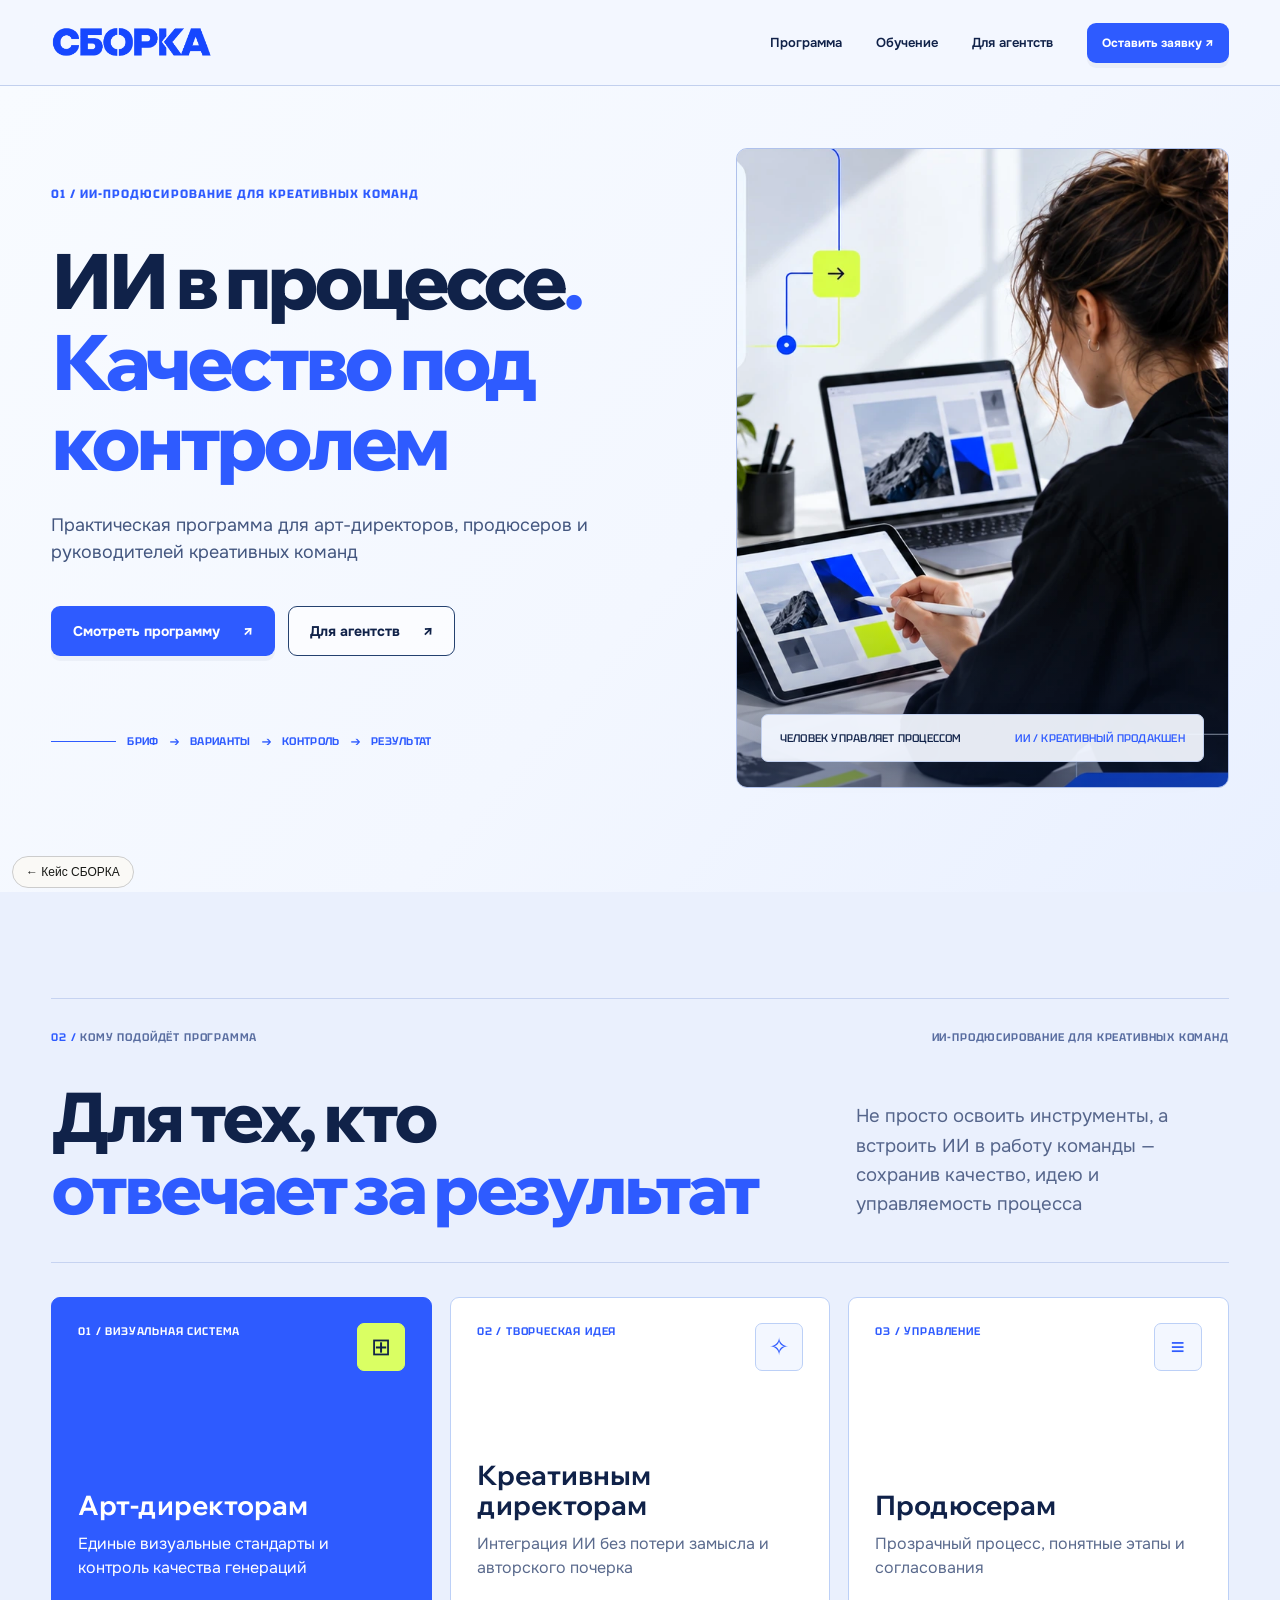
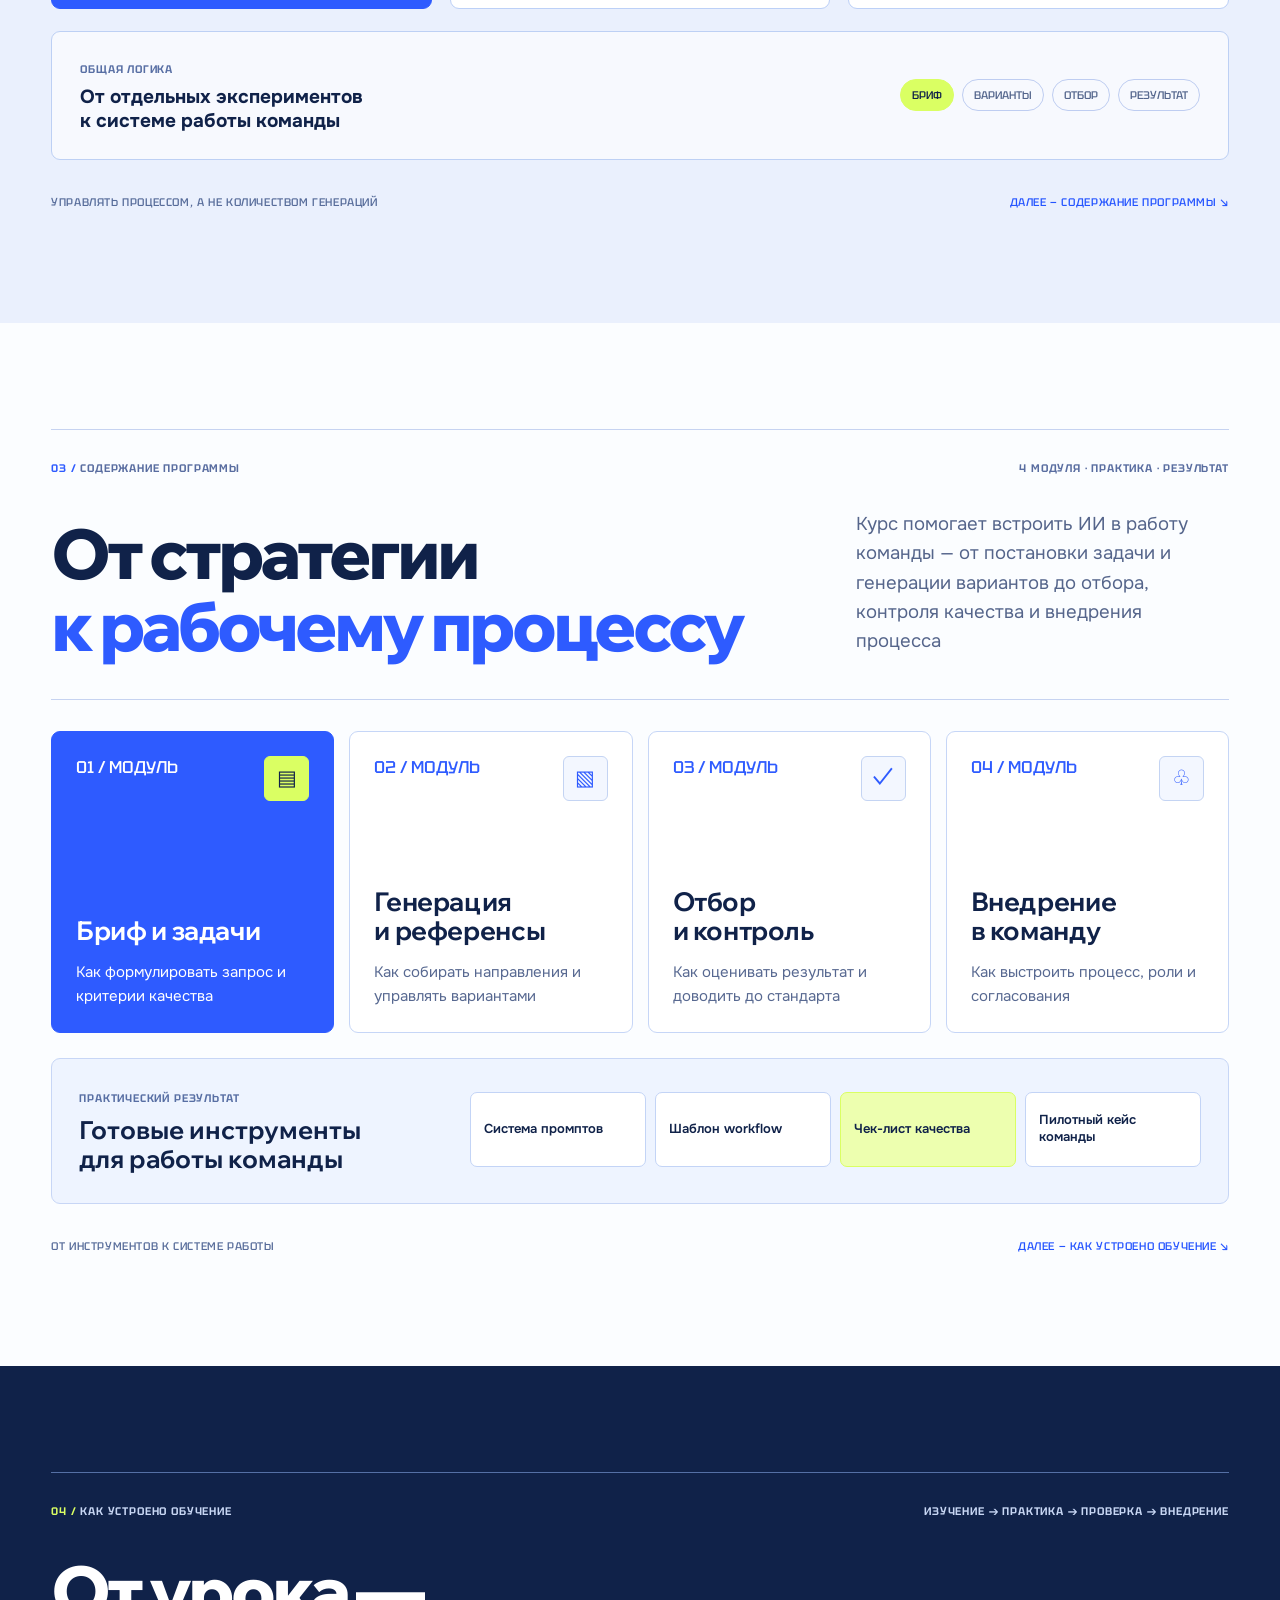
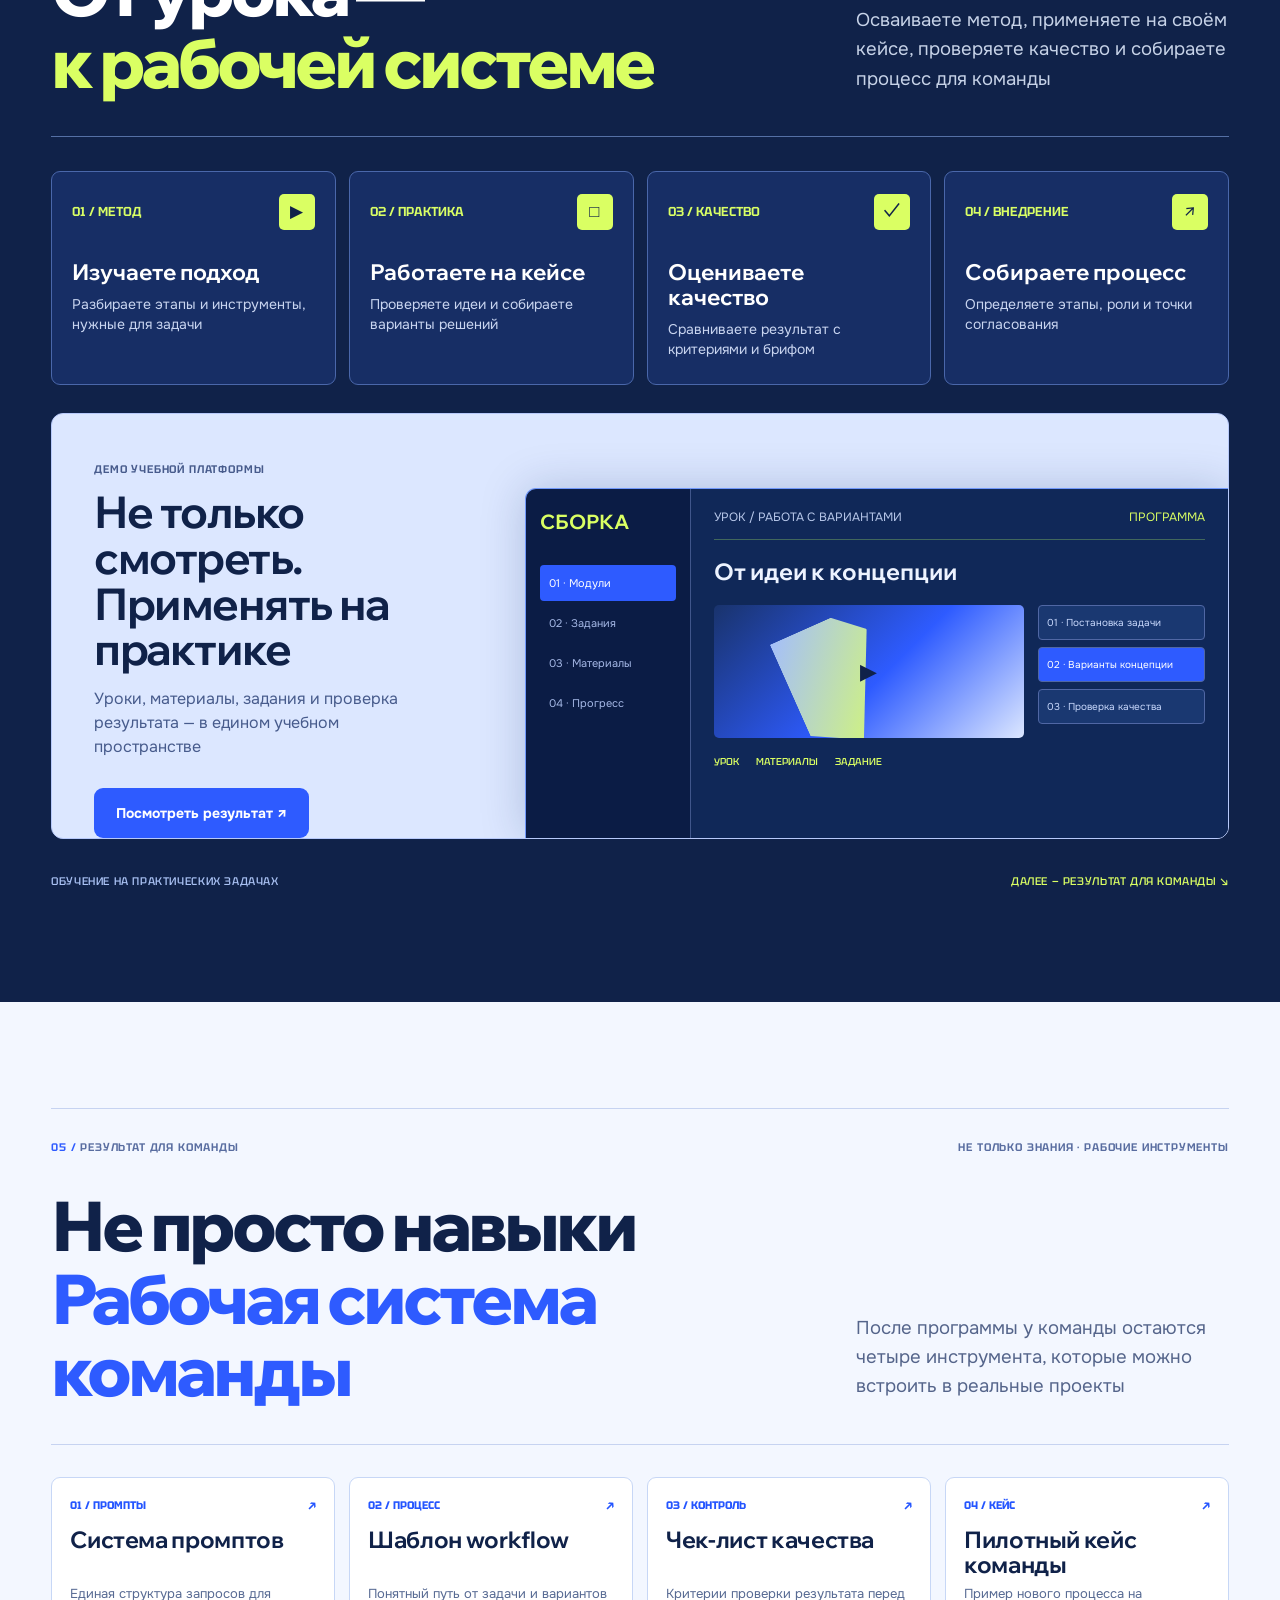
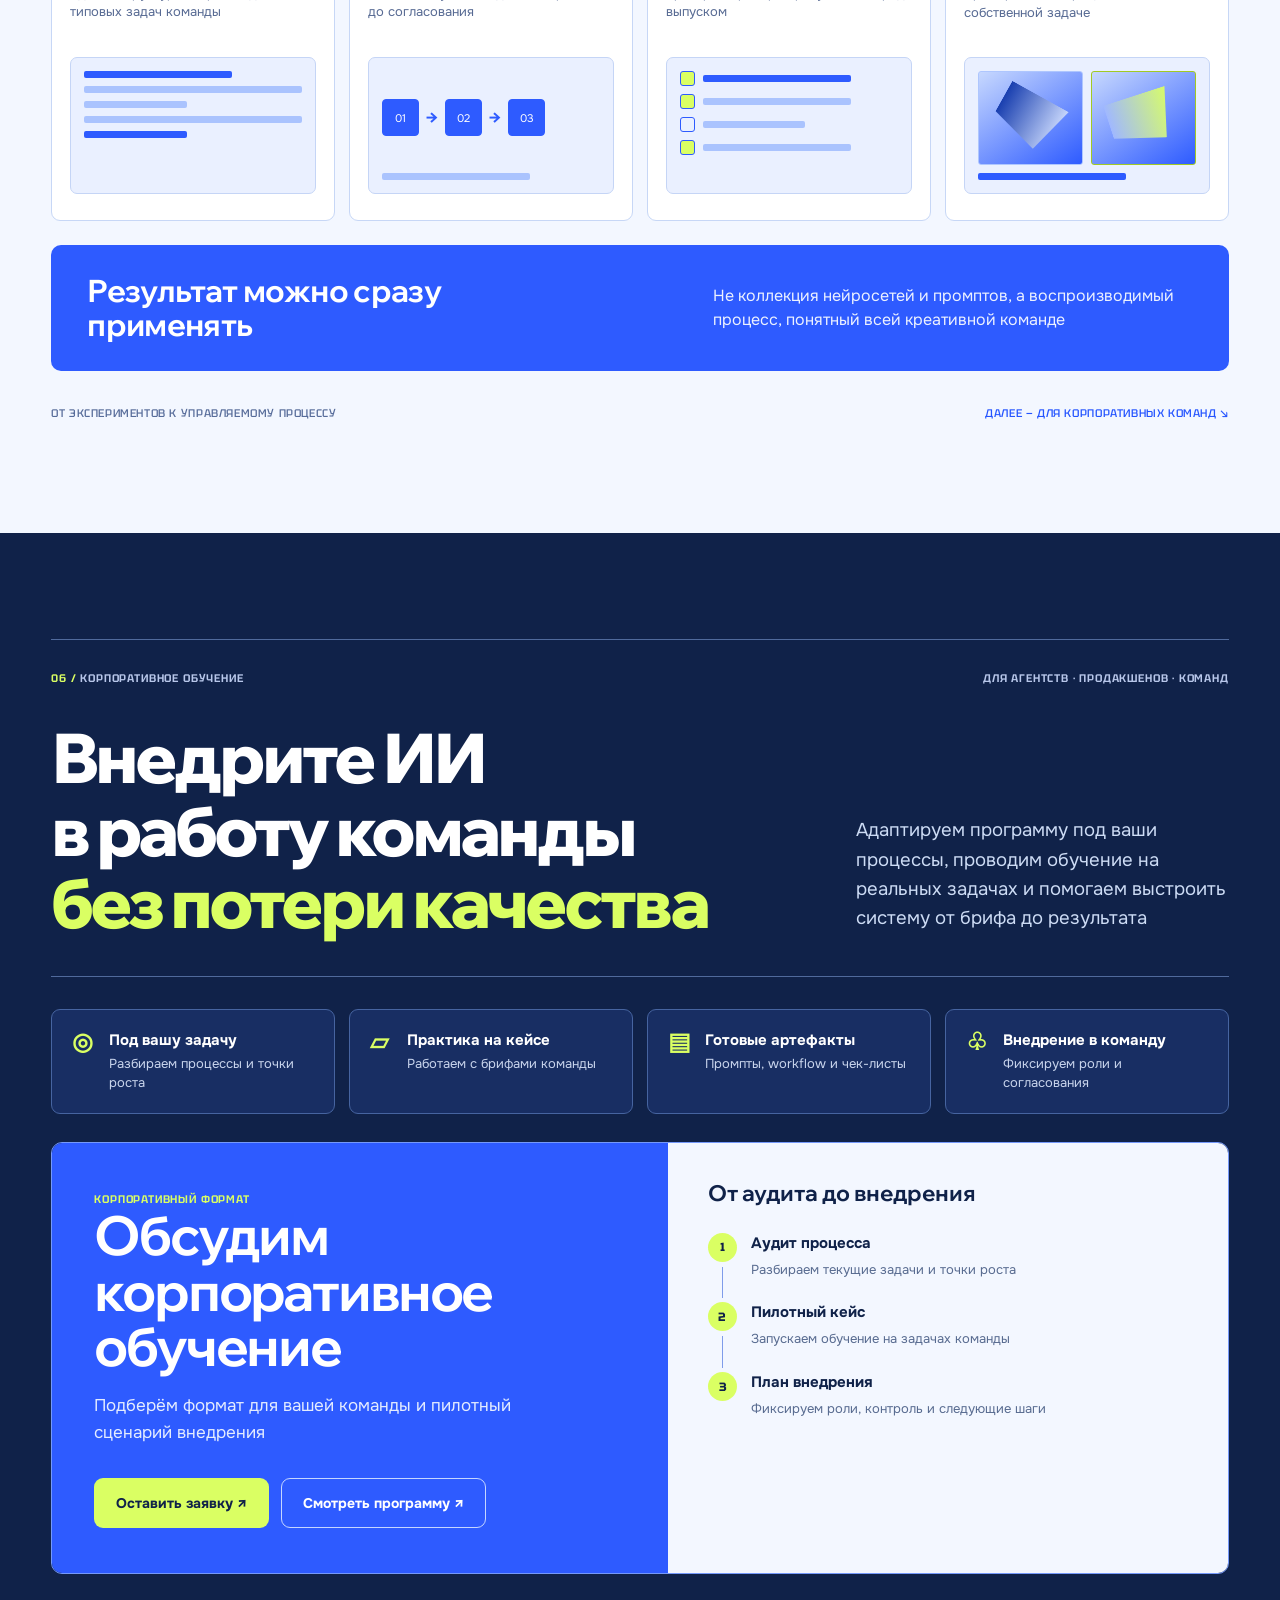
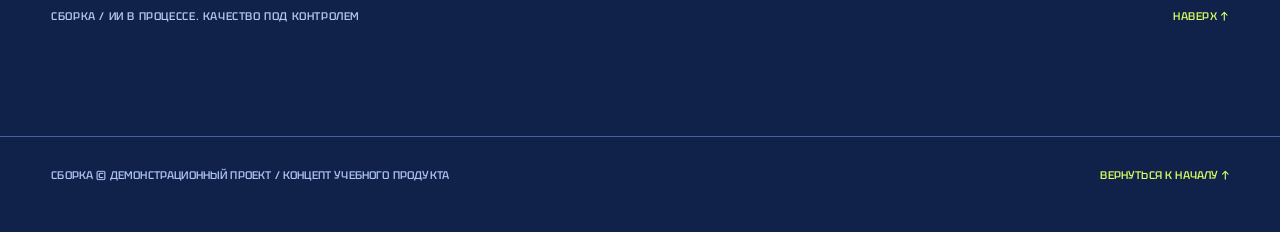
<file: blue-landing--index.html>
<!doctype html>
<html lang="ru">
<head>
  <meta charset="utf-8">
  <meta name="viewport" content="width=device-width, initial-scale=1">
  <meta name="theme-color" content="#F3F7FF">
  <meta name="description" content="СБОРКА — демонстрационный лендинг курса по ИИ-продюсированию для креативных команд">
  <title>СБОРКА — Электрический интеллект / ИИ в процессе</title>
  
  
  <link rel="stylesheet" href="blue-landing--fonts.css">
  <style>
    :root{--base:#071D1C;--dark:#092623;--card:#0B312C;--card2:#103D35;--mint:#B7F3D9;--mint2:#27C79B;--text:#F1F7F4;--soft:#B2D1C7;--line:#325A52;--muted:#83B0A2;--container:1328px;--side:clamp(22px,4vw,64px);--display:'Play','Golos Text',Arial,sans-serif;--body:'Golos Text',Arial,sans-serif;--mono:'IBM Plex Mono',monospace}
    *,*::before,*::after{box-sizing:border-box}html{scroll-behavior:smooth;scroll-padding-top:90px}body{margin:0;background:var(--base);color:var(--text);font-family:var(--body);-webkit-font-smoothing:antialiased}body.modal-open{overflow:hidden}button,input,textarea{font:inherit}button{cursor:pointer}a{color:inherit;text-decoration:none}img{max-width:100%;display:block}svg{display:block}section{scroll-margin-top:80px}a:focus-visible,button:focus-visible,input:focus-visible,textarea:focus-visible{outline:3px solid var(--mint);outline-offset:4px}
    .container{width:min(var(--container),calc(100% - 2*var(--side)));margin:0 auto}.upper{font:500 11px/1.5 var(--mono);letter-spacing:.09em;text-transform:uppercase}.eyebrow{display:flex;align-items:center;justify-content:space-between;gap:24px;color:var(--soft)}.eyebrow .accent{color:var(--mint)}.section{padding:106px 0 112px;position:relative}.rule{height:1px;background:var(--line);width:100%}.section-intro{display:grid;grid-template-columns:minmax(0,2fr) minmax(260px,1fr);align-items:end;gap:60px;margin:34px 0 37px}.section-title{font:700 clamp(40px,5.4vw,78px)/1.03 var(--display);letter-spacing:-.047em;margin:0;max-width:890px}.section-title span{color:var(--mint)}.section-desc{font-size:clamp(16px,1.45vw,20px);line-height:1.58;color:var(--soft);max-width:410px;margin:0 0 5px}.meta{display:flex;align-items:center;justify-content:space-between;gap:20px;margin-top:34px;color:var(--muted);font:500 11px/1.5 var(--mono);letter-spacing:.055em;text-transform:uppercase}.meta a{color:var(--mint);white-space:nowrap}.meta a:hover{color:white}.btn{border:1px solid transparent;border-radius:7px;min-height:50px;display:inline-flex;align-items:center;justify-content:center;gap:23px;font-weight:700;font-size:14px;padding:13px 21px;transition:transform .2s,background .2s,color .2s}.btn:hover{transform:translateY(-2px)}.btn.primary{background:var(--mint);color:var(--base)}.btn.primary:hover{background:#D5FFED}.btn.secondary{border-color:#80B2A4;color:var(--text);background:transparent}.btn.secondary:hover{border-color:var(--mint);background:#133C36}.btn.ink{background:var(--base);color:var(--mint)}.btn.ink:hover{background:#18453F}.btn:active{transform:translateY(0)}
    .site-header{height:86px;position:sticky;top:0;z-index:20;background:#071D1CEB;backdrop-filter:blur(16px);-webkit-backdrop-filter:blur(16px);border-bottom:1px solid #456B605E}.header-inner{height:100%;display:flex;align-items:center;justify-content:space-between;gap:30px}.brand{display:inline-flex;align-items:center;flex:0 0 auto}.brand img{width:157px;height:auto}.nav{display:flex;align-items:center;gap:34px;font-size:13px;font-weight:600}.nav a:not(.btn){transition:color .2s}.nav a:not(.btn):hover{color:var(--mint)}.nav .btn{min-height:40px;padding:10px 14px;font-size:12px}.menu-toggle{display:none;border:1px solid var(--line);border-radius:7px;width:44px;height:44px;background:transparent;color:var(--mint);font-size:21px;align-items:center;justify-content:center}
    .page-start{height:0;overflow:hidden;position:relative}
    /* 01 / HERO */
    .hero{padding:49px 0 80px;overflow:hidden}.hero-grid{display:grid;grid-template-columns:minmax(0,1.15fr) minmax(0,.85fr);gap:44px;align-items:stretch}.hero-left{padding:34px 0 40px;display:flex;flex-direction:column;justify-content:center;min-width:0}.hero-brow{font:500 12px var(--mono);color:var(--mint);letter-spacing:.085em;margin-bottom:38px}.hero h1{font:700 clamp(54px,6vw,100px)/1.015 var(--display);letter-spacing:-.061em;margin:0 0 30px;max-width:780px}.hero h1 .mint{color:var(--mint)}.hero p{font-size:clamp(16px,1.4vw,20px);line-height:1.55;color:var(--soft);max-width:570px;margin:0}.hero-actions{display:flex;gap:13px;flex-wrap:wrap;margin-top:39px}.hero-bottom{display:flex;gap:11px;align-items:center;margin-top:78px;color:var(--mint);font:500 11px var(--mono);letter-spacing:.03em}.hero-bottom .tiny-line{height:1px;width:65px;background:var(--mint2)}.hero-visual{position:relative;min-height:620px;isolation:isolate}.hero-photo{position:absolute;inset:0;overflow:hidden;border:1px solid #456B60;border-radius:10px;background:#14322C}.hero-photo img{height:100%;width:100%;object-fit:cover;object-position:55% 47%}.hero-photo::after{content:'';position:absolute;inset:0;background:linear-gradient(0deg,#071D1CB8 0%,transparent 34%,transparent 88%,#071D1C2B 100%);pointer-events:none}.photo-label{position:absolute;left:25px;bottom:26px;right:25px;background:#08241FEC;border:1px solid #6DA49388;border-radius:7px;padding:16px 18px;display:flex;justify-content:space-between;gap:15px;align-items:center;font:500 11px var(--mono);letter-spacing:.02em;z-index:2}.photo-label span:last-child{color:var(--mint)}.hero-corner{position:absolute;right:-12px;top:54px;width:44px;height:44px;border-radius:9px;background:var(--mint);z-index:3;display:grid;place-items:center;color:var(--base);font-size:23px;box-shadow:0 4px 35px #0003}
    /* 02 / AUDIENCES */
    .audiences{background:#092824}.audience-grid{display:grid;grid-template-columns:repeat(3,minmax(0,1fr));gap:18px;padding-top:34px}.audience{border:1px solid var(--line);background:#0B302B;border-radius:5px;min-height:312px;display:flex;flex-direction:column;justify-content:space-between;padding:25px 26px 27px;transition:border-color .25s,transform .25s}.audience:hover{border-color:#7DD8B8;transform:translateY(-3px)}.audience:nth-child(1){background:#103E36}.audience-top{display:flex;justify-content:space-between;align-items:start;color:var(--mint)}.audience-icon{width:48px;height:48px;border:1px solid #5A9883;border-radius:7px;display:grid;place-items:center;font:500 24px var(--mono)}.audience h3{font:700 clamp(23px,2.1vw,31px)/1.1 var(--display);margin:0 0 12px}.audience p{color:var(--soft);font-size:16px;line-height:1.52;max-width:310px;margin:0}.logic{border:1px solid var(--line);border-radius:5px;display:flex;justify-content:space-between;align-items:center;gap:20px;padding:25px 28px;margin-top:22px}.logic strong{display:block;font-size:19px;line-height:1.3;margin-top:7px;max-width:360px}.logic ol{display:flex;gap:8px;list-style:none;margin:0;padding:0;flex-wrap:wrap}.logic li{padding:8px 11px;border:1px solid var(--line);border-radius:30px;color:var(--soft);font:500 11px var(--mono)}.logic li:first-child{background:var(--mint);border-color:var(--mint);color:var(--base)}
    /* 03 / MODULES */
    .module-grid{display:grid;grid-template-columns:repeat(4,minmax(0,1fr));gap:15px;margin-top:31px}.module{border:1px solid var(--line);border-radius:5px;min-height:302px;padding:24px;display:flex;flex-direction:column;justify-content:space-between;background:#0A2925}.module-number{display:flex;align-items:flex-start;justify-content:space-between}.module-number .num{font:500 17px var(--mono);color:var(--mint)}.module-number .symbol{display:grid;place-items:center;width:45px;height:45px;border:1px solid #5E9888;border-radius:6px;color:var(--mint);font-size:21px}.module h3{font:700 clamp(22px,2vw,29px)/1.14 var(--display);margin:0 0 16px;letter-spacing:-.015em}.module p{font-size:15px;line-height:1.55;color:var(--soft);margin:0;max-width:260px}.deliverables{margin-top:25px;border:1px solid var(--line);padding:27px 27px 30px;border-radius:5px;display:grid;grid-template-columns:1.1fr 2.2fr;align-items:center;gap:25px}.deliverables h3{font:700 25px/1.16 var(--display);margin:8px 0 0}.deliverable-tags{display:grid;grid-template-columns:repeat(4,1fr);gap:9px}.deliverable-tags span{border:1px solid #3B6D5F;border-radius:5px;padding:17px 13px;color:var(--mint);font-size:13px;line-height:1.3;min-height:75px;display:flex;align-items:center}
    /* 04 / LEARNING */
    .steps{display:grid;grid-template-columns:repeat(4,1fr);gap:13px;margin-top:34px}.step{padding:22px 20px 25px;border-radius:5px;background:#103931;border:1px solid #477264;min-height:213px;position:relative}.step-head{display:flex;align-items:center;justify-content:space-between}.step-no{font:600 13px var(--mono);color:var(--mint)}.step-icon{background:#B7F3D9;color:var(--base);width:36px;height:36px;border-radius:5px;display:grid;place-items:center;font-size:17px}.step h3{font:700 22px/1.13 var(--display);margin:30px 0 9px;max-width:230px}.step p{font-size:14px;line-height:1.45;color:var(--soft);margin:0}.learning-demo{background:var(--mint);color:#071D1C;border-radius:8px;margin-top:28px;display:grid;grid-template-columns: .85fr 1.5fr;gap:32px;align-items:center;overflow:hidden;padding:43px 0 0 42px;min-height:410px}.learning-demo h3{font:700 clamp(31px,3.4vw,50px)/1.05 var(--display);letter-spacing:-.035em;margin:11px 0 15px;max-width:340px}.learning-demo p{max-width:325px;font-size:16px;line-height:1.5;margin:0 0 29px;color:#315D52}.learning-demo .small-top{color:#315D52}.platform{height:350px;display:grid;grid-template-columns:165px minmax(0,1fr);background:#08241F;color:var(--text);border:1px solid #569987;border-bottom:0;border-right:0;border-radius:11px 0 0 0;box-shadow:0 0 45px #07251B44;min-width:0;align-self:end;overflow:hidden}.platform aside{border-right:1px solid #426B5F;padding:20px 14px;font-size:11px;color:#8CB9AB}.platform aside b{display:block;color:var(--mint);font:700 20px var(--display);margin-bottom:31px}.platform aside span{display:block;padding:11px 9px;border-radius:4px;margin-top:4px}.platform aside span:first-of-type{background:#16483F;color:var(--mint)}.platform main{min-width:0;padding:20px 23px}.platform .lesson-top{display:flex;align-items:center;justify-content:space-between;border-bottom:1px solid #41675C;padding-bottom:14px;font-size:12px}.platform .lesson-title{font:700 23px var(--display);margin-top:17px}.platform .lesson-body{margin-top:19px;display:grid;grid-template-columns:1.4fr .75fr;gap:14px}.platform .preview-art{height:133px;border-radius:5px;background:linear-gradient(132deg,#19352F,#26735D);position:relative;overflow:hidden}.platform .preview-art::before{content:'';width:95px;height:125px;position:absolute;top:15px;left:25%;transform:rotate(-24deg);background:linear-gradient(130deg,#C5FFE3,#65CFAC);clip-path:polygon(0 0,70% 0,100% 20%,50% 100%,0 80%);box-shadow:5px 9px 20px #000}.platform .preview-art::after{content:'▶';position:absolute;inset:0;display:grid;place-items:center;color:#071D1C;font-size:22px}.platform .lesson-list{display:flex;flex-direction:column;gap:7px}.platform .lesson-list span{background:#153A34;border:1px solid #3C7060;border-radius:4px;padding:10px 8px;font-size:10px;color:#B5E3D1}.platform .lesson-list span:nth-child(2){background:#237A62;color:white}.platform .tabs{display:flex;gap:17px;margin-top:17px;font:500 10px var(--mono);color:#B7F3D9}
    /* 05 / RESULT */
    .outcome-grid{display:grid;grid-template-columns:repeat(4,minmax(0,1fr));gap:14px;margin-top:32px}.outcome-card{background:#0D322C;border:1px solid #41695D;border-radius:5px;padding:20px 18px;min-width:0;min-height:344px}.outcome-head{color:var(--mint);font:500 11px var(--mono);display:flex;justify-content:space-between;align-items:center}.outcome-card h3{font:700 23px/1.1 var(--display);letter-spacing:-.015em;margin:15px 0 8px;min-height:50px}.outcome-card p{font-size:13px;line-height:1.4;color:var(--soft);margin:0 0 18px;min-height:54px}.artifact{height:137px;border:1px solid #65A88E;border-radius:5px;background:#09251F;padding:13px;display:flex;flex-direction:column;gap:8px;overflow:hidden}.artifact .bar{height:7px;border-radius:2px;background:#357363}.artifact .bar.light{background:#B7F3D9}.artifact .bar.short{width:47%}.artifact .bar.medium{width:68%}.artifact .line-row{display:flex;align-items:center;gap:8px}.artifact .checkbox{border:1px solid #A9EED1;border-radius:3px;width:15px;height:15px;flex-shrink:0}.artifact .checkbox.checked{background:#9EECCD}.artifact .nodes{display:flex;gap:7px;align-items:center;margin:auto 0}.artifact .nodes i{border:1px solid #77C8AA;background:#1A6655;border-radius:4px;width:37px;height:37px;display:grid;place-items:center;color:#B7F3D9;font-style:normal;font-size:11px}.artifact .nodes b{color:#B7F3D9}.artifact .visual-pair{display:flex;gap:8px;flex:1}.artifact .visual-pair span{flex:1;position:relative;border-radius:3px;background:linear-gradient(145deg,#254C42,#0A2823);border:1px solid #537C71;overflow:hidden}.artifact .visual-pair span::after{content:'';position:absolute;inset:23% 17%;transform:rotate(29deg);background:linear-gradient(90deg,#94DCC2,#28B88F);clip-path:polygon(0 0,95% 0,75% 100%,0 70%)}.artifact .visual-pair span:last-child::after{background:linear-gradient(90deg,#58B5AA,#C9F9DC);transform:rotate(-18deg)}.artifact .visual-pair span:last-child{border-color:#B7F3D9}.benefit{margin-top:24px;display:flex;justify-content:space-between;align-items:center;gap:36px;background:var(--mint);color:#071D1C;border-radius:6px;padding:29px 36px}.benefit h3{font:700 31px/1.1 var(--display);letter-spacing:-.02em;margin:0;max-width:520px}.benefit p{color:#2D6050;font-size:16px;line-height:1.52;margin:0;max-width:480px}
    /* 06 / CTA */
    .corporate{background:#092824}.corporate-features{display:grid;grid-template-columns:repeat(4,minmax(0,1fr));gap:14px;margin-top:32px}.corp-feature{display:flex;gap:13px;align-items:flex-start;border:1px solid #365D52;background:#0D322C;padding:20px;border-radius:5px}.corp-symbol{color:var(--mint);font-size:24px;font-weight:700;line-height:1;flex:0 0 24px}.corp-feature strong{display:block;font-size:15px;line-height:1.35;margin-bottom:5px}.corp-feature p{font-size:13px;line-height:1.45;margin:0;color:var(--soft)}.closing-panel>div{min-width:0}.closing-panel{margin-top:28px;border:1px solid #5F9988;border-radius:7px;display:grid;grid-template-columns:1.1fr 1fr;overflow:hidden}.closing-left{background:var(--mint);color:var(--base);padding:44px 42px 45px}.closing-left h3{font:700 clamp(35px,4.2vw,60px)/1.04 var(--display);letter-spacing:-.04em;margin:0 0 18px;max-width:490px}.closing-left p{color:#2F5E52;line-height:1.54;font-size:17px;max-width:485px;margin:0}.closing-actions{display:flex;flex-wrap:wrap;gap:12px;margin-top:32px}.closing-right{padding:36px 40px;background:#0A322B}.closing-right h4{font:700 22px var(--display);margin:0 0 26px}.corporate-flow{list-style:none;margin:0;padding:0}.corporate-flow li{display:flex;gap:14px;padding-bottom:23px;position:relative}.corporate-flow li:not(:last-child):before{content:'';position:absolute;left:14px;top:34px;bottom:4px;width:1px;background:#4E9D81}.corporate-flow .bubble{background:#B7F3D9;color:#071D1C;flex:0 0 29px;width:29px;height:29px;border-radius:50%;display:grid;place-items:center;font:700 12px var(--mono)}.corporate-flow strong{display:block;font-size:15px;margin-bottom:5px}.corporate-flow small{font-size:13px;line-height:1.45;color:var(--soft)}.site-footer{border-top:1px solid var(--line);padding:29px 0 48px;color:var(--muted);font:500 11px/1.65 var(--mono);letter-spacing:.015em}.foot-row{display:flex;align-items:center;justify-content:space-between;gap:20px}.foot-row a{color:var(--mint)}
    dialog{border:1px solid #6CA690;border-radius:11px;padding:0;background:#0B2925;color:var(--text);max-width:min(510px,calc(100vw - 30px));width:100%;box-shadow:0 25px 90px #000A}dialog::backdrop{background:#000B;backdrop-filter:blur(3px)}.dialog-inside{padding:31px}.dialog-title{display:flex;justify-content:space-between;align-items:start;gap:20px}.dialog-title h3{font:700 31px var(--display);margin:0 0 8px}.dialog-title button{border:1px solid var(--line);background:transparent;color:var(--mint);border-radius:5px;width:38px;height:38px;font-size:23px}.dialog-inside p{font-size:14px;color:var(--soft);line-height:1.5;margin:0 0 20px}.demo-form{display:grid;gap:14px}.demo-form label{font:500 12px var(--mono);color:var(--mint);display:grid;gap:8px}.demo-form input,.demo-form textarea{width:100%;background:#153B34;border:1px solid #567B6E;color:var(--text);padding:12px;border-radius:5px;font:400 15px var(--body)}.demo-form textarea{min-height:96px;resize:vertical}.demo-note{font-size:12px;color:#B7F3D9;margin:0}.notice{display:none;border:1px solid #8ACDB7;border-radius:5px;padding:12px;color:#B7F3D9;font-size:13px;line-height:1.5}.notice.show{display:block}
    @media(max-width:1100px){.section{padding:78px 0}.hero-grid{gap:22px;grid-template-columns:1.06fr .94fr}.hero h1{font-size:clamp(54px,6vw,82px)}.hero-visual{min-height:540px}.module-grid,.steps,.outcome-grid{grid-template-columns:repeat(2,minmax(0,1fr))}.corporate-features{grid-template-columns:repeat(2,minmax(0,1fr))}.module{min-height:265px}.section-intro{gap:30px}.deliverables{grid-template-columns:1fr}.learning-demo{gap:15px}.platform{grid-template-columns:125px 1fr}}
    @media(max-width:760px){:root{--side:22px}.site-header{height:72px}.brand img{width:135px}.menu-toggle{display:flex}.nav{display:none;position:absolute;top:71px;left:0;right:0;background:#092B25;border-bottom:1px solid var(--line);padding:23px var(--side) 26px;flex-direction:column;align-items:stretch;gap:18px}.nav.open{display:flex}.nav .btn{justify-content:center}.section{padding:68px 0 78px}.hero{padding:28px 0 61px}.hero-grid{display:flex;flex-direction:column;gap:18px}.hero-left{padding:19px 0 5px}.hero-brow{margin-bottom:24px;font-size:10px}.hero h1{font-size:clamp(44px,10vw,74px);letter-spacing:-.05em;margin-bottom:20px}.hero p{font-size:16px}.hero-actions{margin-top:27px}.hero-bottom{margin-top:28px;font-size:10px}.hero-visual{min-height:390px}.hero-photo img{object-position:center 38%}.hero-corner{right:11px;top:16px;width:35px;height:35px}.photo-label{left:15px;right:15px;bottom:15px;font-size:10px;padding:13px}.eyebrow{font-size:9px;align-items:flex-start}.eyebrow>span:last-child{display:none}.section-intro{grid-template-columns:1fr;gap:17px;margin:22px 0 27px}.section-title{font-size:clamp(39px,9vw,65px)}.section-desc{font-size:16px}.audience-grid{grid-template-columns:1fr;margin-top:0;gap:11px}.audience{min-height:205px;padding:20px}.audience h3{font-size:27px}.logic{padding:20px;align-items:flex-start;flex-direction:column}.logic ol{gap:6px}.module-grid,.steps,.outcome-grid,.corporate-features{grid-template-columns:1fr}.module{min-height:215px}.module h3{font-size:28px}.deliverable-tags{grid-template-columns:repeat(2,1fr)}.deliverables{padding:20px}.learning-demo{grid-template-columns:1fr;padding:29px 0 0 25px;gap:24px}.learning-demo h3{font-size:35px}.learning-demo p{padding-right:24px}.platform{height:300px;grid-template-columns:98px 1fr}.platform aside{padding:12px 7px}.platform aside b{font-size:14px}.platform aside span{font-size:9px;padding:9px 3px}.platform main{padding:15px 12px}.platform .lesson-top{font-size:9px}.platform .lesson-title{font-size:19px}.platform .lesson-body{grid-template-columns:1fr}.platform .lesson-list{display:none}.platform .preview-art{height:124px}.outcome-card{min-height:295px}.outcome-card h3,.outcome-card p{min-height:0}.artifact{height:128px}.benefit{padding:24px;flex-direction:column;align-items:flex-start;gap:12px}.benefit h3{font-size:28px}.closing-panel{grid-template-columns:1fr}.closing-left{padding:30px 24px}.closing-left h3{font-size:clamp(26px,8vw,39px);overflow-wrap:anywhere}.closing-right{padding:30px 24px}.meta{flex-direction:column;align-items:flex-start;margin-top:24px;gap:10px;font-size:10px}.meta a{white-space:normal}.foot-row{flex-direction:column;align-items:flex-start}.dialog-inside{padding:22px}}
    @media(min-width:500px) and (max-width:760px){.audience-grid{grid-template-columns:repeat(2,1fr)}.audience:nth-child(3){grid-column:1 / -1}.module-grid,.steps,.outcome-grid{grid-template-columns:repeat(2,1fr)}.hero-visual{min-height:460px}.hero-photo img{object-position:center 41%}}
    @media(prefers-reduced-motion:reduce){html{scroll-behavior:auto}*,*::before,*::after{transition-duration:0s!important;animation-duration:0s!important}}

/* ===============================================================
   ELECTRIC INTELLIGENCE — approved concept 01 of СБОРКА
   Brand: #2E5BFF / #102249 / #F3F7FF / #DAFF63
   This system is deliberately more editorial and energetic than
   the dark Digital Laboratory variant, while keeping identical content.
   =============================================================== */
:root{
  --base:#F3F7FF; --dark:#102249; --card:#FFFFFF; --card2:#E7EEFC;
  --mint:#2E5BFF; --mint2:#DAFF63; --text:#102249; --soft:#51638D;
  --line:#C7D5F4; --muted:#586FA4;
  --display:'Wix Madefor Display','Onest',Arial,sans-serif;
  --body:'Onest',Arial,sans-serif;
  --mono:'Tektur','Onest',monospace;
}
body{background:var(--base);color:var(--text)}
a:focus-visible,button:focus-visible,input:focus-visible,textarea:focus-visible{outline-color:#2E5BFF}
.section-title{font-weight:800;letter-spacing:-.058em;line-height:1.05}
.section-title span{color:#2E5BFF}
.section-desc{color:#55658B}
.upper{font-weight:600;letter-spacing:.075em}
.eyebrow{color:#596DA0}.eyebrow .accent{color:#2E5BFF}
.meta{color:#576C9A}.meta a{color:#2454FF}.meta a:hover{color:#102249}
.rule{background:#C6D3F1}
.btn{border-radius:9px;font-weight:700}
.btn.primary{background:#2E5BFF;color:#FFFFFF;box-shadow:0 5px 0 #1022490A}
.btn.primary:hover{background:#1546EF}
.btn.secondary{border-color:#24416F;color:#102249;background:#FFFFFFA1}
.btn.secondary:hover{border-color:#2E5BFF;color:#2E5BFF;background:#F7FAFF}
.btn.ink{background:#102249;color:#FFFFFF}
.btn.ink:hover{background:#24469B}
.site-header{background:#F3F7FFEA;border-bottom-color:#C2D0EE;height:86px}
.brand img{width:162px}
.nav a:not(.btn):hover{color:#2E5BFF}
.menu-toggle{color:#2E5BFF;border-color:#C7D5F4;background:white}

/* 01 / A white editorial hero. Bright headline, photo, and lime markers. */
.hero{padding-top:62px;padding-bottom:104px;background:linear-gradient(130deg,#F8FBFF 0%,#F3F7FF 55%,#E9F0FF 100%)}
.hero-grid{grid-template-columns:minmax(0,1.13fr) minmax(0,.87fr);gap:44px}
.hero-left{padding-top:38px}
.hero-brow{color:#2E5BFF;font-weight:700}
.hero h1{font-size:clamp(54px,6.05vw,101px);letter-spacing:-.065em;font-weight:800;line-height:1.04}
.hero h1 .mint{color:#2E5BFF}
.hero p{color:#43567F}
.hero-bottom{color:#2E5BFF;font-weight:600}
.hero-bottom .tiny-line{background:#2E5BFF}
.hero-photo{border:1px solid #AFC1EB;border-radius:11px;background:#DFE7F6}
.hero-photo img{object-position:center 43%;filter:saturate(1.04)}
.hero-photo::after{background:linear-gradient(0deg,#10224973 0%,transparent 34%)}
.photo-label{background:#F3F7FFF0;color:#102249;border-color:#C2D0EE;box-shadow:0 10px 26px #10224916}
.photo-label span:last-child{color:#2E5BFF}
.hero-corner{display:none} /* same lime marker is already incorporated in the approved photo */

/* 02 / A pale, airy grid with a bold active-card state. */
.audiences{background:#EAF0FD}
.audience{border:1px solid #BCD0F7;background:#FFFFFF;border-radius:9px}
.audience:hover{border-color:#2E5BFF;box-shadow:0 8px 21px #10224910}
.audience:nth-child(1){background:#2E5BFF;border-color:#2E5BFF;color:#FFFFFF}
.audience:nth-child(1) h3,.audience:nth-child(1) p{color:#FFFFFF}
.audience:nth-child(1) .audience-top{color:#FFFFFF}
.audience:nth-child(1) .audience-icon{background:#DAFF63;color:#102249;border-color:#DAFF63}
.audience-top{color:#2E5BFF}
.audience-icon{color:#2E5BFF;border-color:#BCD0F7;background:#F3F7FF}
.audience p{color:#5A6A8D}
.logic{background:#FFFFFFA6;border-color:#BDD0F4;border-radius:9px}
.logic li{border-color:#BECDF1;color:#53658C}
.logic li:first-child{background:#DAFF63;color:#102249;border-color:#DAFF63}

/* 03 / Bright and professional, not a second set of dark cards. */
#program{background:#FBFDFF}
.module{background:#FFFFFF;border-color:#C6D6F7;border-radius:9px}
.module:first-child{background:#2E5BFF;color:#FFFFFF;border-color:#2E5BFF}
.module-number .num{color:#2E5BFF}
.module-number .symbol{color:#2E5BFF;border-color:#C4D4F3;background:#F3F7FF}
.module:first-child .num,.module:first-child p{color:white}
.module:first-child .symbol{background:#DAFF63;border-color:#DAFF63;color:#102249}
.module p{color:#586991}
.deliverables{background:#EEF4FF;border-color:#C7D6F6;border-radius:9px}
.deliverable-tags span{background:#FFFFFF;border-color:#C3D4F6;color:#102249;font-weight:600;border-radius:7px}
.deliverable-tags span:nth-child(3){border-color:#DAFF63;background:#EDFFAF}

/* 04 / Midnight-blue break gives the light system visual rhythm. */
#learning{background:#102249;--text:#FFFFFF;--soft:#C4D1EB;--line:#46618E;--muted:#A9BCE8;--mint:#DAFF63;color:#FFFFFF}
#learning .section-title span,#learning .eyebrow .accent,#learning .meta a{color:#DAFF63}
#learning .section-desc{color:#C7D3E8}
#learning .eyebrow{color:#C8D7F4}
#learning .rule{background:#5570A5}
#learning .meta{color:#AAC2F4}
#learning .step{background:#172E65;border-color:#4A67AA;border-radius:9px}
#learning .step-no{color:#D9FF65}
#learning .step-icon{background:#DAFF63;color:#102249}
#learning .step p{color:#C9D5F0}
.learning-demo{background:#DCE7FF;color:#102249;border:1px solid #B7C9FA;border-radius:12px;padding-top:43px}
.learning-demo .small-top,.learning-demo p{color:#475B8C}
.learning-demo .btn.ink{background:#2E5BFF;color:#FFFFFF}
.learning-demo .btn.ink:hover{background:#153FE0}
.platform{background:#0B1C45;color:#EDF3FF;border-color:#7199FB;box-shadow:0 0 45px #09265E35}
.platform aside{border-right-color:#40568B;color:#A5B8E6}
.platform aside b{color:#DAFF63}
.platform aside span:first-of-type{background:#2E5BFF;color:#FFFFFF}
.platform main{background:#102858}
.platform .lesson-top{color:#B9C9EB}
.platform .lesson-list span{background:#1A3871;border-color:#5067A4;color:#C8D8FC}
.platform .lesson-list span:nth-child(2){background:#2E5BFF;color:#FFFFFF}
.platform .tabs{color:#DAFF63}
.platform .preview-art{background:linear-gradient(135deg,#19336C,#2E5BFF 54%,#DCE7FF)}
.platform .preview-art::before{background:linear-gradient(130deg,#A5BFFA,#DAFF63)}
.platform .preview-art::after{color:#102249}

/* 05 / The four actual deliverables on tactile mini-surfaces. */
#result{background:#F3F7FF}
.outcome-card{background:#FFFFFF;border-color:#C7D7F6;border-radius:9px}
.outcome-head{color:#2455FF;font-weight:700}
.outcome-card p{color:#576A93}
.artifact{background:#EAF0FF;border-color:#C5D5F6;border-radius:7px}
.artifact .bar{background:#AAC3FE}
.artifact .bar.light{background:#2E5BFF}
.artifact .checkbox{border-color:#2E5BFF}
.artifact .checkbox.checked{background:#DAFF63;border-color:#2E5BFF}
.artifact .nodes i{background:#2E5BFF;color:#FFFFFF;border-color:#2E5BFF}
.artifact .nodes b{color:#2E5BFF}
.artifact .visual-pair span{background:linear-gradient(145deg,#C7D8FE,#2E5BFF);border-color:#AEC6FE}
.artifact .visual-pair span::after{background:linear-gradient(90deg,#183EAF,#D0DEFF)}
.artifact .visual-pair span:last-child::after{background:linear-gradient(90deg,#A0B8FF,#DAFF63)}
.artifact .visual-pair span:last-child{border-color:#A2CA23}
.benefit{background:#2E5BFF;color:#FFFFFF;border-radius:10px}
.benefit p{color:#ECF1FF}

/* 06 / The final conversion moment: navy, electric blue and acid lime. */
.corporate{background:#102249;color:#FFFFFF;--text:#FFFFFF;--soft:#C9D5ED;--line:#496393;--mint:#DAFF63;--muted:#AABDE0}
.corporate .rule{background:#506A9C}
.corporate .eyebrow{color:#B8C7EA}
.corporate .eyebrow .accent,.corporate .section-title span{color:#DAFF63}
.corporate .section-desc{color:#CDDCF5}
.corp-feature{background:#182E63;border-color:#4664A0;border-radius:9px}
.corp-symbol{color:#DAFF63}
.corp-feature p{color:#C9D5ED}
.closing-panel{border-color:#7599FA;border-radius:11px}
.closing-left{background:#2E5BFF;color:#FFFFFF}
.closing-left h3{color:#FFFFFF}
.closing-left p{color:#E4ECFF}
.closing-left .upper{color:#DAFF63}
.closing-left .btn.ink{background:#DAFF63;color:#102249}
.closing-left .btn.ink:hover{background:#EEFFAC}
.closing-left .btn:not(.ink){border-color:#C5D6FF!important;color:#FFFFFF!important;background:transparent!important}
.closing-right{background:#F3F7FF;color:#102249}
.closing-right h4{color:#102249}
.corporate-flow li:not(:last-child):before{background:#7F9CEA}
.corporate-flow .bubble{background:#DAFF63;color:#102249}
.corporate-flow small{color:#586B90}
.corporate .meta{color:#B9C9EF}
.corporate .meta a{color:#DAFF63}
.site-footer{background:#102249;color:#AEC4F5;border-top-color:#43639A}
.foot-row a{color:#DAFF63}

/* Form is a functioning but clearly labelled front-end demo. */
dialog{background:#FFFFFF;color:#102249;border-color:#B8C9F2}
dialog .dialog-title button{color:#2E5BFF;border-color:#BCCFF2}
dialog .dialog-inside p{color:#536689}
dialog .demo-form label{color:#234FD4}
dialog .demo-form input,dialog .demo-form textarea{background:#F3F7FF;border-color:#B8C9F2;color:#102249}
dialog .demo-note{color:#526A98}
dialog .notice{border-color:#2E5BFF;color:#102249;background:#EAF0FF}
@media(max-width:760px){
  .site-header{height:72px}.nav{background:#F3F7FF;border-bottom-color:#C4D3F1}
  .hero{padding-top:28px;padding-bottom:70px}.hero-photo img{object-position:center 30%}
  .hero-bottom{color:#2E5BFF}.audiences{background:#EAF0FD}
  .corporate{background:#102249}
  .meta{padding-bottom:5px}
}

  </style>
</head>
<body>
<div id="top" class="page-start" aria-hidden="true"></div>
<header class="site-header"><div class="container header-inner"><a class="brand" href="#top" aria-label="СБОРКА — наверх"><img src="[data-uri]" alt="СБОРКА"></a><button class="menu-toggle" id="menu-toggle" aria-label="Открыть меню" aria-expanded="false" aria-controls="nav">☰</button><nav class="nav" id="nav" aria-label="Основная навигация"><a href="#program">Программа</a><a href="#learning">Обучение</a><a href="#corporate">Для агентств</a><button type="button" class="btn primary" data-open-modal>Оставить заявку ↗</button></nav></div></header>
<main>
<section class="hero" id="hero" aria-label="Первый экран"><div class="container hero-grid"><div class="hero-left"><span class="hero-brow">01 / ИИ-ПРОДЮСИРОВАНИЕ ДЛЯ КРЕАТИВНЫХ КОМАНД</span><h1>ИИ в процессе<span class="mint">.<br>Качество под контролем</span></h1><p>Практическая программа для арт-директоров, продюсеров и руководителей креативных команд</p><div class="hero-actions"><a class="btn primary" href="#program">Смотреть программу <span aria-hidden="true">↗</span></a><a class="btn secondary" href="#corporate">Для агентств <span aria-hidden="true">↗</span></a></div><div class="hero-bottom"><span class="tiny-line"></span> БРИФ <span>→</span> ВАРИАНТЫ <span>→</span> КОНТРОЛЬ <span>→</span> РЕЗУЛЬТАТ</div></div><div class="hero-visual"><div class="hero-photo"><img src="[data-uri]" alt="Арт-директор работает над визуальными решениями на графическом планшете"></div><div class="hero-corner" aria-hidden="true">↗</div><div class="photo-label"><span>ЧЕЛОВЕК УПРАВЛЯЕТ ПРОЦЕССОМ</span><span>ИИ / КРЕАТИВНЫЙ ПРОДАКШЕН</span></div></div></div></section>
<section class="section audiences" id="audience"><div class="container"><div class="rule"></div><div class="eyebrow upper" style="margin-top:30px"><span><span class="accent">02 / </span> КОМУ ПОДОЙДЁТ ПРОГРАММА</span><span>ИИ-ПРОДЮСИРОВАНИЕ ДЛЯ КРЕАТИВНЫХ КОМАНД</span></div><div class="section-intro"><h2 class="section-title">Для тех, кто<br><span>отвечает за результат</span></h2><p class="section-desc">Не просто освоить инструменты, а встроить ИИ в работу команды — сохранив качество, идею и управляемость процесса</p></div><div class="rule"></div><div class="audience-grid"><article class="audience"><div class="audience-top"><span class="upper">01 / ВИЗУАЛЬНАЯ СИСТЕМА</span><span class="audience-icon" aria-hidden="true">⊞</span></div><div><h3>Арт-директорам</h3><p>Единые визуальные стандарты и контроль качества генераций</p></div></article><article class="audience"><div class="audience-top"><span class="upper">02 / ТВОРЧЕСКАЯ ИДЕЯ</span><span class="audience-icon" aria-hidden="true">✧</span></div><div><h3>Креативным<br>директорам</h3><p>Интеграция ИИ без потери замысла и авторского почерка</p></div></article><article class="audience"><div class="audience-top"><span class="upper">03 / УПРАВЛЕНИЕ</span><span class="audience-icon" aria-hidden="true">≡</span></div><div><h3>Продюсерам</h3><p>Прозрачный процесс, понятные этапы и согласования</p></div></article></div><div class="logic"><div><span class="upper" style="color:var(--muted)">ОБЩАЯ ЛОГИКА</span><strong>От отдельных экспериментов<br>к системе работы команды</strong></div><ol><li>БРИФ</li><li>ВАРИАНТЫ</li><li>ОТБОР</li><li>РЕЗУЛЬТАТ</li></ol></div><div class="meta"><span>УПРАВЛЯТЬ ПРОЦЕССОМ, А НЕ КОЛИЧЕСТВОМ ГЕНЕРАЦИЙ</span><a href="#program">ДАЛЕЕ — СОДЕРЖАНИЕ ПРОГРАММЫ ↘</a></div></div></section>
<section class="section" id="program"><div class="container"><div class="rule"></div><div class="eyebrow upper" style="margin-top:30px"><span><span class="accent">03 / </span> СОДЕРЖАНИЕ ПРОГРАММЫ</span><span>4 МОДУЛЯ · ПРАКТИКА · РЕЗУЛЬТАТ</span></div><div class="section-intro"><h2 class="section-title">От стратегии<br><span>к рабочему процессу</span></h2><p class="section-desc">Курс помогает встроить ИИ в работу команды — от постановки задачи и генерации вариантов до отбора, контроля качества и внедрения процесса</p></div><div class="rule"></div><div class="module-grid"><article class="module"><div class="module-number"><span class="num">01 / МОДУЛЬ</span><span class="symbol" aria-hidden="true">▤</span></div><div><h3>Бриф и задачи</h3><p>Как формулировать запрос и критерии качества</p></div></article><article class="module"><div class="module-number"><span class="num">02 / МОДУЛЬ</span><span class="symbol" aria-hidden="true">▧</span></div><div><h3>Генерация<br>и референсы</h3><p>Как собирать направления и управлять вариантами</p></div></article><article class="module"><div class="module-number"><span class="num">03 / МОДУЛЬ</span><span class="symbol" aria-hidden="true">✓</span></div><div><h3>Отбор<br>и контроль</h3><p>Как оценивать результат и доводить до стандарта</p></div></article><article class="module"><div class="module-number"><span class="num">04 / МОДУЛЬ</span><span class="symbol" aria-hidden="true">♧</span></div><div><h3>Внедрение<br>в команду</h3><p>Как выстроить процесс, роли и согласования</p></div></article></div><div class="deliverables"><div><span class="upper" style="color:var(--muted)">ПРАКТИЧЕСКИЙ РЕЗУЛЬТАТ</span><h3>Готовые инструменты<br>для работы команды</h3></div><div class="deliverable-tags"><span>Система промптов</span><span>Шаблон workflow</span><span>Чек-лист качества</span><span>Пилотный кейс команды</span></div></div><div class="meta"><span>ОТ ИНСТРУМЕНТОВ К СИСТЕМЕ РАБОТЫ</span><a href="#learning">ДАЛЕЕ — КАК УСТРОЕНО ОБУЧЕНИЕ ↘</a></div></div></section>
<section class="section" id="learning"><div class="container"><div class="rule"></div><div class="eyebrow upper" style="margin-top:30px"><span><span class="accent">04 / </span> КАК УСТРОЕНО ОБУЧЕНИЕ</span><span>ИЗУЧЕНИЕ → ПРАКТИКА → ПРОВЕРКА → ВНЕДРЕНИЕ</span></div><div class="section-intro"><h2 class="section-title">От урока —<br><span>к рабочей системе</span></h2><p class="section-desc">Осваиваете метод, применяете на своём кейсе, проверяете качество и собираете процесс для команды</p></div><div class="rule"></div><div class="steps"><article class="step"><div class="step-head"><span class="step-no">01 / МЕТОД</span><span class="step-icon">▶</span></div><h3>Изучаете подход</h3><p>Разбираете этапы и инструменты, нужные для задачи</p></article><article class="step"><div class="step-head"><span class="step-no">02 / ПРАКТИКА</span><span class="step-icon">□</span></div><h3>Работаете на кейсе</h3><p>Проверяете идеи и собираете варианты решений</p></article><article class="step"><div class="step-head"><span class="step-no">03 / КАЧЕСТВО</span><span class="step-icon">✓</span></div><h3>Оцениваете качество</h3><p>Сравниваете результат с критериями и брифом</p></article><article class="step"><div class="step-head"><span class="step-no">04 / ВНЕДРЕНИЕ</span><span class="step-icon">↗</span></div><h3>Собираете процесс</h3><p>Определяете этапы, роли и точки согласования</p></article></div><div class="learning-demo"><div class="demo-copy"><span class="upper small-top">ДЕМО УЧЕБНОЙ ПЛАТФОРМЫ</span><h3>Не только смотреть. Применять на практике</h3><p>Уроки, материалы, задания и проверка результата — в едином учебном пространстве</p><a class="btn ink" href="#result">Посмотреть результат ↗</a></div><div class="platform" aria-label="Демонстрационный интерфейс учебной платформы"><aside><b>СБОРКА</b><span>01 · Модули</span><span>02 · Задания</span><span>03 · Материалы</span><span>04 · Прогресс</span></aside><main><div class="lesson-top"><span>УРОК / РАБОТА С ВАРИАНТАМИ</span><span style="color:var(--mint)">ПРОГРАММА</span></div><div class="lesson-title">От идеи к концепции</div><div class="lesson-body"><div class="preview-art" role="img" aria-label="Абстрактная демонстрационная обложка урока"></div><div class="lesson-list"><span>01 · Постановка задачи</span><span>02 · Варианты концепции</span><span>03 · Проверка качества</span></div></div><div class="tabs"><span>УРОК</span><span>МАТЕРИАЛЫ</span><span>ЗАДАНИЕ</span></div></main></div></div><div class="meta"><span>ОБУЧЕНИЕ НА ПРАКТИЧЕСКИХ ЗАДАЧАХ</span><a href="#result">ДАЛЕЕ — РЕЗУЛЬТАТ ДЛЯ КОМАНДЫ ↘</a></div></div></section>
<section class="section" id="result"><div class="container"><div class="rule"></div><div class="eyebrow upper" style="margin-top:30px"><span><span class="accent">05 / </span> РЕЗУЛЬТАТ ДЛЯ КОМАНДЫ</span><span>НЕ ТОЛЬКО ЗНАНИЯ · РАБОЧИЕ ИНСТРУМЕНТЫ</span></div><div class="section-intro"><h2 class="section-title">Не просто навыки<br><span>Рабочая система команды</span></h2><p class="section-desc">После программы у команды остаются четыре инструмента, которые можно встроить в реальные проекты</p></div><div class="rule"></div><div class="outcome-grid"><article class="outcome-card"><div class="outcome-head"><span>01 / ПРОМПТЫ</span><span>↗</span></div><h3>Система промптов</h3><p>Единая структура запросов для типовых задач команды</p><div class="artifact" aria-label="Демонстрационная структура промпта"><div class="bar light medium"></div><div class="bar"></div><div class="bar short"></div><div class="bar"></div><div class="bar light short"></div></div></article><article class="outcome-card"><div class="outcome-head"><span>02 / ПРОЦЕСС</span><span>↗</span></div><h3>Шаблон workflow</h3><p>Понятный путь от задачи и вариантов до согласования</p><div class="artifact" aria-label="Схема этапов рабочего процесса"><div class="nodes"><i>01</i><b>→</b><i>02</i><b>→</b><i>03</i></div><div class="bar medium"></div></div></article><article class="outcome-card"><div class="outcome-head"><span>03 / КОНТРОЛЬ</span><span>↗</span></div><h3>Чек-лист качества</h3><p>Критерии проверки результата перед выпуском</p><div class="artifact" aria-label="Фрагмент чек-листа качества"><div class="line-row"><span class="checkbox checked"></span><span class="bar light medium"></span></div><div class="line-row"><span class="checkbox checked"></span><span class="bar medium"></span></div><div class="line-row"><span class="checkbox"></span><span class="bar short"></span></div><div class="line-row"><span class="checkbox checked"></span><span class="bar medium"></span></div></div></article><article class="outcome-card"><div class="outcome-head"><span>04 / КЕЙС</span><span>↗</span></div><h3>Пилотный кейс команды</h3><p>Пример нового процесса на собственной задаче</p><div class="artifact" aria-label="Сравнение двух визуальных решений"><div class="visual-pair"><span></span><span></span></div><div class="bar light medium"></div></div></article></div><div class="benefit"><h3>Результат можно сразу применять</h3><p>Не коллекция нейросетей и промптов, а воспроизводимый процесс, понятный всей креативной команде</p></div><div class="meta"><span>ОТ ЭКСПЕРИМЕНТОВ К УПРАВЛЯЕМОМУ ПРОЦЕССУ</span><a href="#corporate">ДАЛЕЕ — ДЛЯ КОРПОРАТИВНЫХ КОМАНД ↘</a></div></div></section>
<section class="section corporate" id="corporate"><div class="container"><div class="rule"></div><div class="eyebrow upper" style="margin-top:30px"><span><span class="accent">06 / </span> КОРПОРАТИВНОЕ ОБУЧЕНИЕ</span><span>ДЛЯ АГЕНТСТВ · ПРОДАКШЕНОВ · КОМАНД</span></div><div class="section-intro"><h2 class="section-title">Внедрите ИИ<br>в работу команды<br><span>без потери качества</span></h2><p class="section-desc">Адаптируем программу под ваши процессы, проводим обучение на реальных задачах и помогаем выстроить систему от брифа до результата</p></div><div class="rule"></div><div class="corporate-features"><div class="corp-feature"><span class="corp-symbol" aria-hidden="true">◎</span><div><strong>Под вашу задачу</strong><p>Разбираем процессы и точки роста</p></div></div><div class="corp-feature"><span class="corp-symbol" aria-hidden="true">▱</span><div><strong>Практика на кейсе</strong><p>Работаем с брифами команды</p></div></div><div class="corp-feature"><span class="corp-symbol" aria-hidden="true">▤</span><div><strong>Готовые артефакты</strong><p>Промпты, workflow и чек-листы</p></div></div><div class="corp-feature"><span class="corp-symbol" aria-hidden="true">♧</span><div><strong>Внедрение в команду</strong><p>Фиксируем роли и согласования</p></div></div></div><div class="closing-panel"><div class="closing-left"><span class="upper">КОРПОРАТИВНЫЙ ФОРМАТ</span><h3>Обсудим корпоративное обучение</h3><p>Подберём формат для вашей команды и пилотный сценарий внедрения</p><div class="closing-actions"><button class="btn ink" data-open-modal>Оставить заявку ↗</button><a class="btn" style="border-color:#527C6C;color:#071D1C;background:transparent" href="#program">Смотреть программу ↗</a></div></div><div class="closing-right"><h4>От аудита до внедрения</h4><ol class="corporate-flow"><li><span class="bubble">1</span><div><strong>Аудит процесса</strong><small>Разбираем текущие задачи и точки роста</small></div></li><li><span class="bubble">2</span><div><strong>Пилотный кейс</strong><small>Запускаем обучение на задачах команды</small></div></li><li><span class="bubble">3</span><div><strong>План внедрения</strong><small>Фиксируем роли, контроль и следующие шаги</small></div></li></ol></div></div><div class="meta"><span>СБОРКА / ИИ В ПРОЦЕССЕ. КАЧЕСТВО ПОД КОНТРОЛЕМ</span><a href="#top">НАВЕРХ ↑</a></div></div></section>
</main>
<footer class="site-footer"><div class="container foot-row"><span>СБОРКА © ДЕМОНСТРАЦИОННЫЙ ПРОЕКТ / КОНЦЕПТ УЧЕБНОГО ПРОДУКТА</span><a href="#top">ВЕРНУТЬСЯ К НАЧАЛУ ↑</a></div></footer>
<dialog id="leadDialog" aria-labelledby="modalHeading"><div class="dialog-inside"><div class="dialog-title"><h3 id="modalHeading">Обсудить обучение</h3><button type="button" id="close-modal" aria-label="Закрыть окно">×</button></div><p>Демонстрационная форма заявки для портфолио. Данные не отправляются и не сохраняются.</p><form id="lead-form" class="demo-form"><label>Ваше имя<input type="text" name="name" placeholder="Как к вам обращаться" required maxlength="100"></label><label>Рабочая почта<input type="email" name="email" placeholder="name@company.com" required maxlength="180"></label><label>Задача команды<textarea name="task" placeholder="Что хотите внедрить в процесс?" maxlength="1500"></textarea></label><button type="submit" class="btn primary">Посмотреть демо-ответ ↗</button><p class="demo-note">Это концептуальная демонстрация интерфейса, не форма реальной записи на курс.</p><div id="form-notice" class="notice" role="status">Демо-форма работает. Данные никуда не отправлены: для реального проекта потребуется подключить обработчик заявок.</div></form></div></dialog>
<script>
(()=>{const menu=document.getElementById('nav'),toggle=document.getElementById('menu-toggle');toggle.addEventListener('click',()=>{const open=menu.classList.toggle('open');toggle.setAttribute('aria-expanded',String(open));toggle.setAttribute('aria-label',open?'Закрыть меню':'Открыть меню');toggle.textContent=open?'×':'☰'});menu.querySelectorAll('a').forEach(a=>a.addEventListener('click',()=>{menu.classList.remove('open');toggle.setAttribute('aria-expanded','false');toggle.textContent='☰'}));const dialog=document.getElementById('leadDialog');document.querySelectorAll('[data-open-modal]').forEach(b=>b.addEventListener('click',()=>{menu.classList.remove('open');toggle.setAttribute('aria-expanded','false');toggle.textContent='☰';dialog.showModal()}));document.getElementById('close-modal').addEventListener('click',()=>dialog.close());dialog.addEventListener('click',e=>{if(e.target===dialog)dialog.close()});document.getElementById('lead-form').addEventListener('submit',e=>{e.preventDefault();document.getElementById('form-notice').classList.add('show')})})();
</script>
<script>
// Robust "back to top" behavior, independent of the sticky navigation bar.
(() => {
  const prefersReducedMotion = () => window.matchMedia &&
    window.matchMedia('(prefers-reduced-motion: reduce)').matches;
  document.querySelectorAll('a[href="#top"]').forEach(link => {
    link.addEventListener('click', event => {
      event.preventDefault();
      if (window.location.hash !== '#top') {
        window.history.replaceState(null, '', '#top');
      }
      window.scrollTo({ top: 0, left: 0, behavior: prefersReducedMotion() ? 'auto' : 'smooth' });
    });
  });
})();
</script>
<a href="index.html#demo" style="position:fixed;bottom:12px;left:12px;z-index:1000;background:#faf9f6;color:#171815;padding:8px 13px;border:1px solid #ccc;border-radius:30px;font:12px Arial,sans-serif;text-decoration:none" aria-label="Вернуться в кейс СБОРКА">← Кейс СБОРКА</a></body>
</html>
</file>
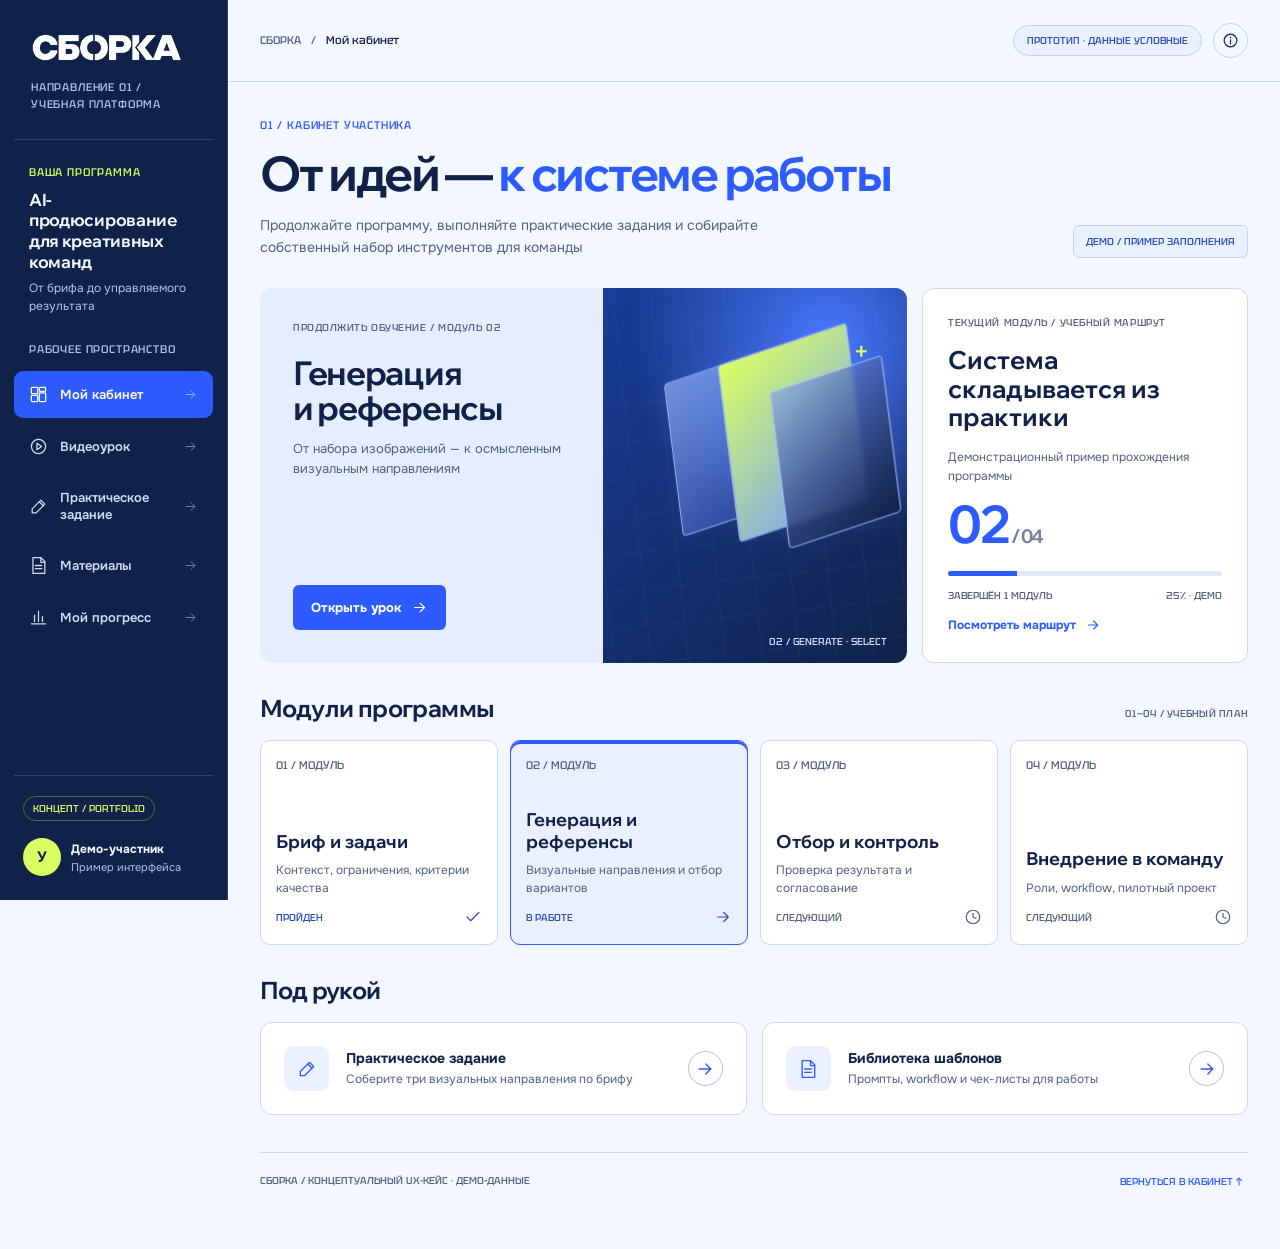
<file: blue-platform--index.html>
<!doctype html>
<html lang="ru"><head><meta charset="UTF-8"/><meta name="viewport" content="width=device-width,initial-scale=1"/><meta name="theme-color" content="#070e1d"/><title>СБОРКА — Демонстрационная учебная платформа</title>
<link rel="stylesheet" href="blue-platform--fonts.css">
<style>
:root{--bg:#070e1d;--ink:#f1f3f7;--light:#b7c9f3;--primary:#2757c7;--mid:#0c1730;--mid2:#101e3e;--line:#313c55;--soft:#acb7d0;--mute:#7b869e;--paper:#eaeef7;--dark:#0a1329;--display:'Wix Madefor Display','Arial Narrow',Arial,sans-serif;--text:'Onest',Arial,sans-serif;--mono:'Tektur',monospace}
*,*:before,*:after{box-sizing:border-box}html{scroll-behavior:smooth}body{margin:0;background:var(--bg);color:var(--ink);font-family:var(--text);-webkit-font-smoothing:antialiased;font-size:15px}button,input,textarea{font:inherit}button{cursor:pointer}button,a,input,textarea{outline-offset:3px}button:focus-visible,a:focus-visible,input:focus-visible,textarea:focus-visible{outline:2px solid var(--primary)}button{color:inherit}a{text-decoration:none;color:inherit}img{max-width:100%;display:block}svg{width:20px;height:20px;stroke:currentColor;stroke-width:1.6;fill:none;stroke-linejoin:round;stroke-linecap:round;flex:none}.hidden{display:none!important}
.shell{min-height:100vh;display:grid;grid-template-columns:252px minmax(0,1fr)}.sidebar{background:#081021;display:flex;flex-direction:column;position:sticky;top:0;height:100vh;border-right:1px solid #242e44;padding:32px 19px 24px;z-index:30}.side-brand{padding:0 17px 25px;border-bottom:1px solid #2a344b}.brand-image{width:152px;height:auto}.side-kicker,.eyebrow,.micro,.caps{font:500 11px/1.55 var(--mono);letter-spacing:.075em;text-transform:uppercase}.side-kicker{color:#8b95ac;margin-top:15px}.course-name{padding:24px 15px 19px}.course-name .caps{color:var(--light);display:block;margin-bottom:9px}.course-name b{display:block;font:700 17px/1.22 var(--display);letter-spacing:-.018em}.course-name p{color:var(--soft);line-height:1.45;font-size:12px;margin:8px 0 0}.nav-section{color:#77829d;padding:7px 15px 13px}.nav-list{display:grid;gap:5px}.nav-link{display:flex;align-items:center;gap:12px;border:1px solid transparent;border-radius:9px;padding:13px 14px;color:#b7bfd0;font-size:13px;font-weight:600;transition:.16s;position:relative}.nav-link svg{width:19px;height:19px}.nav-link.active{background:#b7c9f3;color:#0b1429}.nav-link:not(.active):hover{background:#121f3c;color:white;border-color:#323f5e}.nav-link .nav-arrow{margin-left:auto;opacity:.5;width:15px;height:15px}.sidebar-spacer{flex:1;min-height:28px}.sidebar-bottom{border-top:1px solid #2a344b;padding:20px 9px 0}.sidebar-bottom .demo-tag{display:inline-block;border:1px solid #3d4e75;border-radius:50px;padding:5px 9px;font:500 10px var(--mono);color:var(--light)}.profile{margin-top:17px;display:flex;align-items:center;gap:10px}.avatar{width:38px;height:38px;border-radius:50%;display:grid;place-items:center;background:#162548;border:1px solid #3b4e79;color:#d1dfff;font-weight:700}.profile b{display:block;font-size:12px}.profile small{display:block;color:#8792aa;font-size:11px;margin-top:3px}.main{min-width:0;min-height:100vh;background:var(--bg)}.topbar{height:82px;display:flex;justify-content:space-between;align-items:center;gap:12px;padding:0 45px;border-bottom:1px solid #232e48;background:#070e1d;position:sticky;top:0;z-index:15}.crumb{display:flex;gap:10px;align-items:center;font:500 11px/1.4 var(--mono);color:#a9b4cc}.crumb span.sep{color:#566587}.crumb .current{color:var(--ink)}.top-actions{display:flex;align-items:center;gap:11px}.top-chip{border:1px solid #313e5d;border-radius:50px;padding:8px 13px;font:500 10px var(--mono);color:#b7c9f3;white-space:nowrap}.top-icon{border:1px solid #313e5d;border-radius:50%;background:transparent;width:35px;height:35px;display:grid;place-items:center}.top-icon svg{width:17px;height:17px}.mob-toggle{display:none;background:transparent;border:1px solid #313e5d;border-radius:7px;width:39px;height:39px;place-items:center}.content{max-width:1500px;margin:0 auto;padding:46px 46px 72px}.view{display:none}.view.active{display:block;animation:appear .22s ease}@keyframes appear{from{opacity:.25;transform:translateY(5px)}to{opacity:1;transform:translateY(0)}}.view-head{display:flex;justify-content:space-between;align-items:end;gap:30px;margin-bottom:30px}.eyebrow{color:var(--light);margin-bottom:15px}.page-title{font:700 clamp(35px,3.75vw,57px)/1.04 var(--display);letter-spacing:-.046em;margin:0;max-width:900px}.page-title .accent{color:var(--light)}.lead{color:#acb6cc;line-height:1.55;font-size:14px;max-width:520px;margin:16px 0 0}.hint{color:var(--soft);font:500 10px var(--mono);letter-spacing:.025em}.demo-label{border:1px solid #33405e;border-radius:6px;padding:9px 12px;color:var(--light);font:500 10px var(--mono);white-space:nowrap}.section-heading{font:700 24px var(--display);letter-spacing:-.025em;margin:0}.section-top{display:flex;align-items:baseline;justify-content:space-between;gap:12px;margin:30px 0 17px}.small-link{background:none;border:0;color:var(--light);font-size:12px;font-weight:700;display:inline-flex;align-items:center;gap:9px}.small-link svg{width:16px}.small-link:hover{text-decoration:underline}.panel{border:1px solid var(--line);border-radius:12px;background:#0b152b}.panel-inner{padding:25px}.tag{font:500 10px var(--mono);letter-spacing:.055em;text-transform:uppercase;color:#a0acc7}.tag.light{color:#37476d}.pill{display:inline-flex;align-items:center;gap:7px;border:1px solid #455477;border-radius:50px;color:var(--light);font:500 10px/1.2 var(--mono);padding:8px 10px}.pill .dot{height:6px;width:6px;border-radius:50%;background:#8cabf2}.btn{border-radius:6px;border:1px solid transparent;padding:13px 17px;min-height:44px;display:inline-flex;justify-content:center;align-items:center;gap:10px;font-weight:700;font-size:13px;line-height:1.2;transition:background .18s,transform .18s}.btn:hover{transform:translateY(-1px)}.btn svg{width:17px;height:17px}.btn.mint{background:#b7c9f3;color:#091123}.btn.mint:hover{background:#d6e2ff}.btn.dark{background:#091329;color:#d3dffc}.btn.outline{background:transparent;border-color:#626f8e;color:#d2ddf8}.btn.outline:hover{border-color:#b7c9f3}.btn.navy{background:var(--bg);color:var(--light)}.btn.tiny{min-height:35px;padding:8px 12px;font-size:11px}
/* shared vector art */
.artboard{position:relative;min-height:240px;overflow:hidden;background:radial-gradient(circle at 74% 14%,#354b7e 0%,transparent 45%),linear-gradient(135deg,#0c1835,#070e1e)}.artboard .agrid{position:absolute;inset:-45px;background-image:linear-gradient(#8497c412 1px,transparent 1px),linear-gradient(90deg,#8497c412 1px,transparent 1px);background-size:37px 37px;transform:rotate(-6deg)}.plane{position:absolute;border:1px solid #a6bef5;border-radius:4px;box-shadow:0 0 30px #89a8f015;background:linear-gradient(140deg,#b7c9f38C,#0f2d7431);backdrop-filter:blur(2px)}.p1{height:158px;width:111px;left:23%;top:20%;transform:skewY(-12deg) rotate(-7deg)}.p2{height:183px;width:130px;left:41%;top:14%;transform:skewY(-12deg) rotate(-7deg);background:linear-gradient(145deg,#dde6fb,#0e2f7dA8)}.p3{height:162px;width:113px;left:58%;top:22%;transform:skewY(-12deg) rotate(-7deg);background:linear-gradient(145deg,#6183d399,#07122a)}.artboard .cross{position:absolute;top:13%;right:13%;color:#b7c9f3;font:500 21px var(--mono)}.artboard .serial{position:absolute;bottom:15px;right:20px;font:500 10px var(--mono);color:#acc4fb}
/* dashboard */
.dashboard-hero{display:grid;grid-template-columns:minmax(0,1.43fr) minmax(260px,.72fr);gap:15px}.continue-card{background:var(--light);color:#0b142a;display:grid;grid-template-columns:1.06fr .94fr;overflow:hidden;border-radius:12px;min-height:302px}.continue-copy{padding:33px;display:flex;flex-direction:column;align-items:start}.continue-card h2{font:700 clamp(26px,2.55vw,38px)/1.07 var(--display);letter-spacing:-.04em;margin:22px 0 13px}.continue-card p{color:#394768;line-height:1.5;font-size:13px;margin:0 0 24px}.continue-copy .btn{margin-top:auto}.continue-card .artboard{height:100%;border-radius:0}.status-panel{padding:27px 25px;display:flex;flex-direction:column;gap:13px}.status-panel h2{font:700 25px/1.13 var(--display);margin:4px 0}.status-panel p{font-size:12px;line-height:1.55;color:#a9b2c7;margin:0}.status-panel .big-number{font:700 52px/1 var(--display);color:var(--light);letter-spacing:-.04em;margin-top:auto}.meter{height:5px;border-radius:8px;overflow:hidden;background:#2e3951;margin-top:8px}.meter>span{display:block;height:100%;background:var(--primary);width:50%}.status-foot{display:flex;justify-content:space-between;color:#b7c1d7;font:500 10px var(--mono)}.module-grid{display:grid;grid-template-columns:repeat(4,minmax(0,1fr));gap:12px}.module-card{padding:20px 19px 18px;min-height:205px;display:flex;flex-direction:column;gap:10px;border-radius:10px;border:1px solid var(--line);background:#0b142a}.module-card.current{border-color:#a0b7ee;background:linear-gradient(155deg,#0d204c,#0b152d)}.module-num{color:#a7b2cc;font:500 11px var(--mono)}.module-card h3{font:700 18px/1.2 var(--display);margin:auto 0 0}.module-card p{font-size:12px;line-height:1.45;margin:0;color:#9ea7bd}.module-card .mod-status{display:flex;justify-content:space-between;align-items:center;color:#b7c9f3;font:500 10px var(--mono)}.module-card .mod-status svg{width:18px}.utility-grid{display:grid;grid-template-columns:1fr 1fr;gap:15px}.utility{display:flex;gap:17px;padding:23px;align-items:center}.icon-tile{display:grid;place-items:center;width:45px;height:45px;border-radius:9px;background:#172648;color:#b7c9f3;flex:none}.utility strong{display:block;font-size:14px;margin-bottom:4px}.utility p{margin:0;font-size:12px;color:#a5afc6;line-height:1.4}.utility button{margin-left:auto;border:1px solid #455478;background:transparent;border-radius:50%;width:35px;height:35px;display:grid;place-items:center}
/* lesson */
.lesson-grid{display:grid;grid-template-columns:minmax(0,1.55fr) minmax(280px,.7fr);gap:17px}.video{aspect-ratio:16/9;position:relative;border-radius:12px;overflow:hidden;border:1px solid #354466;background:linear-gradient(145deg,#111e3d,#060e1f)}.video .artboard{height:100%;min-height:unset}.video .artboard .p1{left:32%;height:180px;width:137px}.video .artboard .p2{left:49%;height:195px;width:144px}.video .artboard .p3{left:64%;height:170px;width:120px}.video .label-chip{position:absolute;top:22px;left:25px;background:#070e1dCB;border:1px solid #5b6d96;border-radius:5px;padding:7px 11px;font:500 11px var(--mono)}.video-play{position:absolute;top:50%;left:50%;transform:translate(-50%,-50%);width:76px;height:76px;border-radius:50%;display:grid;place-items:center;background:var(--light);color:#091329;border:0;box-shadow:0 0 0 10px #d1dfff1D}.video-play:hover{background:white}.video-play svg{width:25px;height:25px;fill:#0b152d;stroke-width:1}.video-caption{display:flex;align-items:center;justify-content:space-between;gap:12px;margin:19px 0 0}.video-caption b{font-size:14px}.video-caption span{font:500 10px var(--mono);color:var(--soft)}.lesson-steps{margin-top:24px;display:grid;gap:10px}.lesson-steps .point{display:flex;gap:13px;align-items:start;padding:15px 0;border-bottom:1px solid #2c354b}.point .point-num{color:var(--light);font:500 11px var(--mono)}.point b{font-size:13px}.point p{color:#9da7be;font-size:12px;line-height:1.45;margin:5px 0 0}.outline-module{padding:19px}.outline-module>h3{font:700 20px var(--display);margin:4px 0 17px}.outline-item{width:100%;background:none;border:1px solid transparent;border-bottom-color:#2e3953;text-align:left;padding:14px 11px;display:flex;align-items:center;gap:12px;border-radius:5px;color:#a9b4ce}.outline-item.selected{background:#b7c9f3;color:#060e22;border-color:#b7c9f3}.outline-item svg{width:17px;height:17px}.outline-item .lesson-i{font:500 10px var(--mono);opacity:.8}.outline-item b{font-size:12px;font-weight:600;line-height:1.35}.outline-module .btn{width:100%;margin-top:18px}.light-note{margin-top:17px;border-radius:8px;padding:16px 17px;background:#b7c9f3;color:#091531;display:flex;gap:13px;align-items:start}.light-note svg{margin-top:3px}.light-note b{display:block;font-size:13px}.light-note p{font-size:12px;line-height:1.4;margin:4px 0 0;color:#36425e}
/* task */
.task-grid{display:grid;grid-template-columns:minmax(0,1.2fr) minmax(295px,.8fr);gap:17px}.brief-card{padding:27px}.brief-head{display:flex;justify-content:space-between;gap:15px;align-items:start}.brief-card h2{font:700 26px/1.15 var(--display);letter-spacing:-.02em;margin:11px 0 18px}.brief-card>p{font-size:13px;color:#afb8ce;line-height:1.65;margin:0 0 22px;max-width:660px}.brief-summary{border-radius:8px;background:#132142;border:1px solid #314269;display:grid;grid-template-columns:1fr 1fr;gap:1px;overflow:hidden}.brief-col{padding:21px}.brief-col:nth-child(1){border-right:1px solid #314269}.brief-col b{display:block;font-size:13px;color:#d9e3fb;margin-bottom:11px}.brief-col ul{margin:0;padding-left:16px;color:#a8b2c9;font-size:12px;line-height:1.85}.preview-strips{display:grid;grid-template-columns:repeat(3,1fr);gap:9px;margin-top:19px}.preview-strip{border:1px solid #425174;border-radius:6px;aspect-ratio:1.7;position:relative;overflow:hidden;background:linear-gradient(135deg,#2b4686,#0f182e)}.preview-strip:nth-child(2){background:linear-gradient(125deg,#d3dbee,#182c5b)}.preview-strip:nth-child(3){background:linear-gradient(135deg,#0b1222,#4366b9)}.preview-strip:before{content:'';display:block;position:absolute;inset:23% 17%;transform:skew(-13deg);border:1px solid #d5e2ff65}.task-aside{padding:25px}.task-aside h3{font:700 22px var(--display);margin:0 0 9px}.task-aside p{font-size:12px;color:#aab4cb;margin:0 0 17px;line-height:1.5}.checklist{display:grid;gap:8px}.check-row{display:flex;gap:12px;align-items:center;border:1px solid #334161;border-radius:7px;padding:13px;cursor:pointer;font-size:12px;line-height:1.4}.check-row input{accent-color:#b7c9f3;height:17px;width:17px;margin:0;flex:none}.check-row:has(input:checked){background:#101f42}.form-label{display:block;margin:22px 0 9px;color:#b7c9f3;font:500 10px var(--mono);text-transform:uppercase;letter-spacing:.05em}.note-field{width:100%;min-height:80px;background:#060d1c;border:1px solid #3e4964;border-radius:7px;color:white;padding:12px;resize:vertical;font-size:12px;line-height:1.5}.task-actions{display:flex;gap:9px;flex-wrap:wrap;margin-top:14px}.file-list{font-size:11px;color:#b7c9f3;margin-top:8px;overflow-wrap:anywhere}
/* library */
.filterbar{display:flex;align-items:center;justify-content:space-between;gap:15px;margin:23px 0 20px}.chips{display:flex;gap:7px;flex-wrap:wrap}.chip{padding:10px 14px;border-radius:50px;background:transparent;border:1px solid #455069;color:#b6bfd3;font-size:12px}.chip.active{background:#b7c9f3;color:#091228;border-color:var(--light);font-weight:700}.searchbox{min-width:220px;max-width:330px;width:31%;height:41px;display:flex;align-items:center;gap:9px;background:#091329;border:1px solid #3a4765;border-radius:7px;padding:0 12px;color:#919ebb}.searchbox input{background:transparent;border:0;outline:0;width:100%;color:white;font-size:12px;min-width:0}.searchbox svg{width:16px}.materials-grid{display:grid;grid-template-columns:repeat(2,minmax(0,1fr));gap:16px}.material-card{border:1px solid #364360;border-radius:11px;background:#0c162c;overflow:hidden;display:grid;grid-template-columns:170px 1fr;min-height:230px}.material-art{position:relative;background:linear-gradient(145deg,#24396b,#071024);padding:20px;display:grid;place-items:center}.material-art.pale{background:#b7c9f3}.doc-sheet{width:104px;height:145px;border:1px solid #7991c9;background:#e5eaf6;box-shadow:9px 10px 0 #070e1d3B;border-radius:3px;padding:14px 12px;transform:rotate(-5deg);display:grid;align-content:start;gap:9px}.doc-sheet>i{display:block;width:80%;height:4px;background:#3d558e}.doc-sheet>i:nth-child(2){width:95%;height:3px;background:#a4b0cd}.doc-sheet>i:nth-child(3){width:60%;height:3px;background:#a4b0cd}.doc-sheet>i:nth-child(4){width:85%;height:3px;background:#a4b0cd}.doc-sheet>i:nth-child(5){width:45%;height:3px;background:#a4b0cd}.material-art.pale .doc-sheet{background:#0b1429;border-color:#5a6e9c}.material-art.pale .doc-sheet i{background:#869ed6}.material-info{padding:22px;display:flex;flex-direction:column;align-items:start}.material-info h3{font:700 23px/1.15 var(--display);margin:14px 0 10px}.material-info p{font-size:12px;color:#afb8cd;line-height:1.55;margin:0 0 20px}.material-info .small-link{margin-top:auto}.empty-results{padding:32px;border:1px dashed #475471;border-radius:10px;color:var(--soft)}
/* progress */
.progress-hero{display:grid;grid-template-columns:1.05fr .95fr;border-radius:12px;overflow:hidden;min-height:243px;background:var(--light);color:#08132b}.progress-main{padding:32px 33px}.progress-main h2{font:700 clamp(36px,4vw,61px)/1 var(--display);margin:21px 0 11px;letter-spacing:-.052em}.progress-main p{color:#3b4a6c;font-size:13px;margin:0 0 23px}.meter.darkbg{height:7px;background:#8797bd;max-width:490px}.meter.darkbg>span{background:#082a79}.progress-visual{padding:25px 30px;background:linear-gradient(135deg,#6585cf,#b7c9f3);display:flex;align-items:center;justify-content:center}.progress-visual .ring{width:180px;height:180px;border-radius:50%;background:conic-gradient(#0b1e4a 0deg 90deg,#eaf0fd 90deg 360deg);display:grid;place-items:center}.ring-inner{width:142px;height:142px;background:#a6bbed;border-radius:50%;display:grid;place-items:center;text-align:center}.ring-inner strong{font:700 45px var(--display)}.ring-inner small{display:block;font:500 10px var(--mono);margin-top:-40px}.progress-lower{display:grid;grid-template-columns:1.15fr .85fr;gap:17px;margin-top:18px}.progress-plan{padding:27px}.progress-plan h3,.next-step h3{font:700 23px var(--display);margin:0 0 20px}.track-row{display:flex;align-items:center;gap:15px;padding:15px 0;border-top:1px solid #323d56}.track-row:first-of-type{border-top:0}.track-num{height:35px;width:35px;border-radius:7px;border:1px solid #47577c;display:grid;place-items:center;color:#c4d4f8;font:500 12px var(--mono)}.track-row b{font-size:13px}.track-row p{color:#9fa8be;font-size:11px;margin:3px 0 0}.track-row .pill{margin-left:auto}.next-step{padding:29px 28px;background:linear-gradient(150deg,#121f3d,#0a142a)}.next-step h3{margin:14px 0 13px}.next-step p{font-size:13px;line-height:1.65;color:#b1bad0;max-width:350px}.next-step .btn{margin-top:25px}
/* notifications, overlay */
.toast{position:fixed;right:22px;bottom:22px;padding:15px 19px;border-radius:8px;background:#d4e1ff;color:#0a1530;font-size:13px;font-weight:600;z-index:110;box-shadow:0 10px 35px #0007;max-width:360px;line-height:1.5;display:none}.toast.show{display:block}.overlay{display:none;position:fixed;inset:0;background:#060d1cCF;backdrop-filter:blur(5px);z-index:100;align-items:center;justify-content:center;padding:18px}.overlay.show{display:flex}.dialog{width:min(620px,100%);border:1px solid #6c7da4;border-radius:13px;background:#0b162e;box-shadow:0 22px 75px #0009;padding:29px;max-height:min(90vh,900px);overflow:auto}.dialog header{display:flex;justify-content:space-between;align-items:center;gap:15px}.dialog h2{font:700 28px var(--display);margin:18px 0 12px}.dialog p,.dialog li{color:#b7c0d5;line-height:1.6;font-size:13px}.dialog ul{padding-left:18px}.dialog pre{background:#060d1d;border:1px solid #313c56;border-radius:8px;white-space:pre-wrap;word-wrap:break-word;padding:19px;color:#d2dcf3;font:12px/1.75 var(--mono)}.dialog .actions{display:flex;gap:9px;margin-top:18px;flex-wrap:wrap}.icon-button{background:transparent;border:1px solid #4f5d7d;border-radius:7px;padding:7px;display:grid;place-items:center}.icon-button svg{width:16px;height:16px}
/* foot */
.view-footer{border-top:1px solid #2b3651;padding-top:20px;margin-top:37px;display:flex;justify-content:space-between;align-items:center;gap:15px;color:#8894b0;font:500 10px var(--mono);line-height:1.6}.view-footer button{font:500 10px var(--mono);border:0;background:none;color:var(--light)}
@media(max-width:1280px){.sidebar{width:228px;padding-inline:14px}.shell{grid-template-columns:228px minmax(0,1fr)}.content{padding:35px 32px 60px}.topbar{padding:0 32px}.module-card{padding:17px 15px}.material-card{grid-template-columns:130px 1fr}.material-info{padding:17px}.material-info h3{font-size:20px}}
@media(max-width:1050px){.dashboard-hero{grid-template-columns:1fr}.status-panel{min-height:160px}.status-panel .big-number{margin-top:10px}.module-grid{grid-template-columns:repeat(2,minmax(0,1fr))}.module-card{min-height:170px}.lesson-grid,.task-grid{grid-template-columns:1fr}.brief-summary{grid-template-columns:1fr 1fr}.progress-lower{grid-template-columns:1fr}.materials-grid{grid-template-columns:1fr}.material-card{grid-template-columns:150px 1fr}}
@media(max-width:780px){.shell{display:block}.sidebar{position:fixed;left:-275px;top:0;bottom:0;width:252px;transition:left .2s;box-shadow:0 20px 50px #0008}.sidebar.open{left:0}.sidebar-dim{display:none;position:fixed;inset:0;background:#0009;z-index:29}.sidebar-dim.show{display:block}.mob-toggle{display:grid}.topbar{height:67px;padding:0 21px}.top-chip{display:none}.content{padding:28px 21px 58px}.view-head{align-items:start}.view-head .demo-label{display:none}.page-title{font-size:clamp(34px,6vw,52px)}.continue-card{grid-template-columns:1fr 0.8fr}.continue-copy{padding:27px}.progress-hero{grid-template-columns:1fr 0.6fr}.progress-visual .ring{width:132px;height:132px}.ring-inner{height:104px;width:104px}.ring-inner strong{font-size:34px}.ring-inner small{margin-top:-29px}.view-footer{margin-top:28px}}
@media(max-width:580px){.crumb{font-size:9px}.crumb .brandcrumb{display:none}.view-head{margin-bottom:23px}.eyebrow{font-size:10px}.page-title{font-size:clamp(33px,8.5vw,48px)}.lead{font-size:13px}.topbar{padding:0 17px}.content{padding:25px 17px 50px}.continue-card{grid-template-columns:1fr}.continue-card .artboard{height:175px;min-height:175px}.continue-copy{min-height:260px}.continue-card h2{font-size:29px}.module-grid{grid-template-columns:1fr 1fr;gap:8px}.module-card{min-height:177px;padding:15px 13px}.module-card h3{font-size:16px}.module-card p{font-size:11px}.utility-grid{grid-template-columns:1fr}.utility{padding:17px}.video-caption{flex-direction:column;align-items:start}.video-play{width:58px;height:58px}.video .label-chip{font-size:9px;left:13px;top:13px}.video{aspect-ratio:1.38}.brief-col:nth-child(1){border-right:0;border-bottom:1px solid #314269}.brief-summary{grid-template-columns:1fr}.preview-strips{grid-template-columns:repeat(3,1fr)}.filterbar{flex-direction:column;align-items:stretch}.searchbox{width:100%;max-width:none}.materials-grid{grid-template-columns:1fr}.material-card{grid-template-columns:112px minmax(0,1fr);min-height:200px}.material-info{padding:15px}.material-info h3{font-size:18px}.material-info p{font-size:11px}.doc-sheet{width:73px;height:110px;padding:12px 9px}.progress-hero{grid-template-columns:1fr}.progress-visual{padding:22px}.progress-main{padding:27px}.progress-visual .ring{width:115px;height:115px}.ring-inner{width:89px;height:89px}.ring-inner small{margin-top:-20px}.ring-inner strong{font-size:30px}.view-footer{align-items:start;flex-direction:column}.top-icon{width:32px;height:32px}.dialog{padding:20px}}
@media(prefers-reduced-motion:reduce){*,*:before,*:after{scroll-behavior:auto!important;animation:none!important;transition:none!important}}

/* Direction 01 — Electric Intelligence. Light learning surfaces, blue actions. */
:root{--bg:#F3F7FF;--ink:#102249;--light:#2E5BFF;--primary:#2E5BFF;--mid:#EAF0FF;--mid2:#E2EAFE;--line:#CCD7F0;--soft:#526381;--mute:#62708D;--paper:#FFFFFF;--dark:#102249}
.sidebar{background:#102249;color:#F3F7FF;border-color:#30446F}.brand-image{filter:brightness(0) invert(1)}
.side-kicker,.nav-section,.profile small{color:#B3C3E7}.course-name .caps{color:#DAFF63}.course-name p{color:#B3C3E7}.side-brand,.sidebar-bottom{border-color:#30446F}.sidebar .demo-tag{color:#DAFF63;border-color:#566738}.nav-link{color:#CFDBF5}.nav-link.active{background:#2E5BFF;color:#fff}.nav-link:not(.active):hover{background:#233966;border-color:#486299}.avatar{background:#DAFF63;color:#102249;border:0}
.main,.topbar{background:#F3F7FF}.topbar{border-color:#CCD7F0}.crumb,.lead,.hint,.tag,.module-num,.module-card p,.status-panel p,.status-foot,.utility p,.point p,.brief-card>p,.task-aside p,.material-info p,.track-row p,.next-step p,.dialog p,.dialog li,.view-footer{color:#526381}.crumb .sep{color:#7B8BAD}.top-chip,.demo-label{color:#294CB8;border-color:#C5D2F0;background:#EAF0FF}.top-icon,.mob-toggle{border-color:#C5D2F0}.panel,.module-card,.material-card,.dialog{background:#fff;border-color:#CCD7F0;box-shadow:0 5px 20px #10224904}.module-card.current{background:#EAF0FF;border-color:#2E5BFF;box-shadow:inset 0 3px #2E5BFF}.module-card .mod-status{color:#294CB8}.module-card .mod-status[style]{color:#526381!important}
.continue-card{background:#E6EDFF;color:#102249}.continue-card p,.tag.light{color:#526381}.continue-card .btn.dark,.btn.mint{background:#2E5BFF;color:#fff}.btn.mint:hover,.continue-card .btn.dark:hover{background:#2146CC}.btn.outline{color:#294CB8;border-color:#AEBFE9;background:#fff}.btn.outline:hover{border-color:#2E5BFF}.btn.navy{background:#102249;color:#fff}.meter{background:#DFE7F8}.meter>span{background:#2E5BFF}.status-panel .big-number{color:#2E5BFF}.pill{color:#102249;background:#DAFF63;border-color:#C0DE61}.pill .dot{background:#345914}.icon-tile{background:#EAF0FF;color:#2E5BFF}.utility button{border-color:#AEBFE9;color:#2E5BFF}.artboard{background:radial-gradient(circle at 74% 14%,#4777FF 0%,transparent 50%),linear-gradient(135deg,#183D9A,#102249)}.plane{border-color:#A4BBFF;background:linear-gradient(140deg,#9AB9FFAA,#2E5BFF44)}.p2{background:linear-gradient(145deg,#DAFF63,#739FFF)}.p3{background:linear-gradient(145deg,#7E9DFF99,#102249)}.artboard .cross{color:#DAFF63}.artboard .serial{color:#D5E1FF}.video{border-color:#C5D2F0}.video .label-chip{background:#102249DE;color:#fff;border-color:#6D87C8}.video-play{background:#DAFF63;color:#102249}.video-play svg{fill:#102249}.lesson-steps .point,.outline-item{border-bottom-color:#DCE4F4}.outline-item{color:#526381}.outline-item.selected{background:#2E5BFF;color:#fff;border-color:#2E5BFF}.light-note{background:#E6EDFF;color:#102249}.light-note p{color:#526381}
.brief-summary{background:#F3F7FF;border-color:#D0DCF3}.brief-col:nth-child(1){border-color:#D0DCF3}.brief-col b{color:#102249}.brief-col ul{color:#526381}.check-row{border-color:#D0DCF3}.check-row input{accent-color:#2E5BFF}.check-row:has(input:checked){background:#EEF5DC;border-color:#B9D27F}.note-field,.searchbox,.dialog pre{background:#F3F7FF;color:#102249;border-color:#C5D2F0}.note-field::placeholder,.searchbox input::placeholder{color:#62708D}.searchbox input{color:#102249}.form-label,.file-list{color:#294CB8}.task-aside>p[style],.brief-card>p[style]{color:#526381!important}.preview-strip{border-color:#AEBFE9;background:linear-gradient(135deg,#2E5BFF,#102249)}.preview-strip:nth-child(2){background:linear-gradient(125deg,#DAFF63,#8AA8FF)}.preview-strip:nth-child(3){background:linear-gradient(135deg,#102249,#7094FF)}
.chip{color:#526381;border-color:#C5D2F0}.chip.active{background:#2E5BFF;color:white;border-color:#2E5BFF}.material-art.pale{background:#E6EDFF}.progress-hero{background:#E6EDFF;color:#102249}.progress-main p{color:#526381}.progress-visual{background:#DAFF63}.ring-inner{background:#DAFF63;color:#102249}.progress-visual .ring{background:conic-gradient(#2E5BFF 0deg 90deg,#F3F7FF 90deg 360deg)}.next-step{background:#fff}.track-row{border-color:#CCD7F0}.track-num{color:#2E5BFF;border-color:#CCD7F0}.toast{background:#102249;color:#fff}.overlay{background:#102249B8}.icon-button{border-color:#CCD7F0}.view-footer{border-color:#CCD7F0}.progress-main [style]{color:#526381!important}.meter.darkbg{background:#CBD8F7}.meter.darkbg>span{background:#2E5BFF}
@media(max-width:580px){.brief-card,.task-aside{padding:20px}.brief-head{flex-wrap:wrap}.toast{left:17px;right:17px;max-width:none}.track-row{flex-wrap:wrap}.page-title{overflow-wrap:break-word}}
</style>
</head><body>
<svg xmlns="http://www.w3.org/2000/svg" style="position:absolute;width:0;height:0;overflow:hidden" aria-hidden="true">
<symbol id="i-dashboard" viewBox="0 0 24 24"><rect x="3" y="3" width="8" height="8" rx="1"/><rect x="13" y="3" width="8" height="5" rx="1"/><rect x="13" y="10" width="8" height="11" rx="1"/><rect x="3" y="13" width="8" height="8" rx="1"/></symbol>
<symbol id="i-play" viewBox="0 0 24 24"><circle cx="12" cy="12" r="9"/><path d="m10 8 6 4-6 4z"/></symbol>
<symbol id="i-edit" viewBox="0 0 24 24"><path d="M4 20h5l11-11-5-5L4 15v5z"/><path d="m13 6 5 5"/></symbol>
<symbol id="i-file" viewBox="0 0 24 24"><path d="M7 2h8l5 5v15H5V2z"/><path d="M15 2v6h5M8 12h8M8 16h8"/></symbol>
<symbol id="i-chart" viewBox="0 0 24 24"><path d="M3 20h18M7 17V9M12 17V4M17 17v-6"/></symbol>
<symbol id="i-right" viewBox="0 0 24 24"><path d="M5 12h14M13 6l6 6-6 6"/></symbol>
<symbol id="i-check" viewBox="0 0 24 24"><path d="m4 12 5 5L20 6"/></symbol>
<symbol id="i-clock" viewBox="0 0 24 24"><circle cx="12" cy="12" r="9"/><path d="M12 7v5l4 2"/></symbol>
<symbol id="i-search" viewBox="0 0 24 24"><circle cx="10" cy="10" r="7"/><path d="m15 15 6 6"/></symbol>
<symbol id="i-close" viewBox="0 0 24 24"><path d="m5 5 14 14M19 5 5 19"/></symbol>
<symbol id="i-menu" viewBox="0 0 24 24"><path d="M3 6h18M3 12h18M3 18h18"/></symbol>
<symbol id="i-layers" viewBox="0 0 24 24"><path d="m12 3 9 5-9 5-9-5 9-5zm-9 10 9 5 9-5M3 18l9 4 9-4"/></symbol>
<symbol id="i-info" viewBox="0 0 24 24"><circle cx="12" cy="12" r="9"/><path d="M12 11v6M12 7v1"/></symbol>
<symbol id="i-upload" viewBox="0 0 24 24"><path d="M12 16V3m-5 5 5-5 5 5M4 16v5h16v-5"/></symbol>
<symbol id="i-spark" viewBox="0 0 24 24"><path d="m12 2 2.5 7.5L22 12l-7.5 2.5L12 22l-2.5-7.5L2 12l7.5-2.5L12 2z"/></symbol>
<symbol id="i-copy" viewBox="0 0 24 24"><rect x="8" y="8" width="13" height="13" rx="2"/><path d="M16 8V5a2 2 0 0 0-2-2H5a2 2 0 0 0-2 2v9a2 2 0 0 0 2 2h3"/></symbol>
</svg>
<div id="sidebar-dim" class="sidebar-dim"></div>
<div class="shell">
<aside class="sidebar" id="sidebar">
<div class="side-brand"><img class="brand-image" src="blue-platform--assets--sborka-logo-direction-01.png" alt="СБОРКА"/><div class="side-kicker">НАПРАВЛЕНИЕ 01 / УЧЕБНАЯ ПЛАТФОРМА</div></div>
<div class="course-name"><span class="caps">ВАША ПРОГРАММА</span><b>AI-продюсирование<br>для креативных команд</b><p>От брифа до управляемого результата</p></div>
<div class="nav-section micro">РАБОЧЕЕ ПРОСТРАНСТВО</div>
<nav class="nav-list" aria-label="Основная навигация">
<a class="nav-link active" data-viewlink="dashboard" href="#dashboard"><svg><use href="#i-dashboard"/></svg>Мой кабинет<svg class="nav-arrow"><use href="#i-right"/></svg></a>
<a class="nav-link" data-viewlink="lesson" href="#lesson"><svg><use href="#i-play"/></svg>Видеоурок<svg class="nav-arrow"><use href="#i-right"/></svg></a>
<a class="nav-link" data-viewlink="assignment" href="#assignment"><svg><use href="#i-edit"/></svg>Практическое задание<svg class="nav-arrow"><use href="#i-right"/></svg></a>
<a class="nav-link" data-viewlink="library" href="#library"><svg><use href="#i-file"/></svg>Материалы<svg class="nav-arrow"><use href="#i-right"/></svg></a>
<a class="nav-link" data-viewlink="progress" href="#progress"><svg><use href="#i-chart"/></svg>Мой прогресс<svg class="nav-arrow"><use href="#i-right"/></svg></a>
</nav><div class="sidebar-spacer"></div><div class="sidebar-bottom"><span class="demo-tag">КОНЦЕПТ / PORTFOLIO</span><div class="profile"><span class="avatar">У</span><span><b>Демо-участник</b><small>Пример интерфейса</small></span></div></div>
</aside>
<main class="main">
<header class="topbar"><div style="display:flex;align-items:center;gap:14px"><button class="mob-toggle" id="mob-toggle" aria-label="Открыть меню"><svg><use href="#i-menu"/></svg></button><div class="crumb"><span class="brandcrumb">СБОРКА</span><span class="sep">/</span><span class="current" id="page-crumb">Мой кабинет</span></div></div><div class="top-actions"><span class="top-chip">ПРОТОТИП · ДАННЫЕ УСЛОВНЫЕ</span><button class="top-icon" id="about" aria-label="О демонстрации"><svg><use href="#i-info"/></svg></button></div></header>
<div class="content">
<section class="view active" id="dashboard" aria-label="Мой кабинет">
<div class="view-head"><div><div class="eyebrow">01 / КАБИНЕТ УЧАСТНИКА</div><h1 class="page-title">От идей — <span class="accent">к системе работы</span></h1><p class="lead">Продолжайте программу, выполняйте практические задания и собирайте собственный набор инструментов для команды</p></div><div class="demo-label">ДЕМО / ПРИМЕР ЗАПОЛНЕНИЯ</div></div>
<div class="dashboard-hero"><div class="continue-card"><div class="continue-copy"><span class="tag light">ПРОДОЛЖИТЬ ОБУЧЕНИЕ / МОДУЛЬ 02</span><h2>Генерация<br>и референсы</h2><p>От набора изображений — к осмысленным визуальным направлениям</p><a class="btn dark" href="#lesson">Открыть урок <svg><use href="#i-right"/></svg></a></div><div class="artboard"><div class="agrid"></div><div class="plane p1"></div><div class="plane p2"></div><div class="plane p3"></div><span class="cross">+</span><span class="serial">02 / GENERATE · SELECT</span></div></div>
<div class="panel status-panel"><div class="tag">ТЕКУЩИЙ МОДУЛЬ / УЧЕБНЫЙ МАРШРУТ</div><h2>Система складывается из практики</h2><p>Демонстрационный пример прохождения программы</p><div class="big-number">02<span style="font-size:19px;color:#76819b"> / 04</span></div><div class="meter"><span style="width:25%"></span></div><div class="status-foot"><span>ЗАВЕРШЁН 1 МОДУЛЬ</span><span>25% · ДЕМО</span></div><a href="#progress" class="small-link">Посмотреть маршрут <svg><use href="#i-right"/></svg></a></div></div>
<div class="section-top"><h2 class="section-heading">Модули программы</h2><span class="hint">01—04 / УЧЕБНЫЙ ПЛАН</span></div>
<div class="module-grid">
<div class="module-card"><span class="module-num">01 / МОДУЛЬ</span><h3>Бриф и задачи</h3><p>Контекст, ограничения, критерии качества</p><div class="mod-status">ПРОЙДЕН <svg><use href="#i-check"/></svg></div></div>
<div class="module-card current"><span class="module-num">02 / МОДУЛЬ</span><h3>Генерация и референсы</h3><p>Визуальные направления и отбор вариантов</p><div class="mod-status">В РАБОТЕ <svg><use href="#i-right"/></svg></div></div>
<div class="module-card"><span class="module-num">03 / МОДУЛЬ</span><h3>Отбор и контроль</h3><p>Проверка результата и согласование</p><div class="mod-status" style="color:#848ea6">СЛЕДУЮЩИЙ <svg><use href="#i-clock"/></svg></div></div>
<div class="module-card"><span class="module-num">04 / МОДУЛЬ</span><h3>Внедрение в команду</h3><p>Роли, workflow, пилотный проект</p><div class="mod-status" style="color:#848ea6">СЛЕДУЮЩИЙ <svg><use href="#i-clock"/></svg></div></div>
</div>
<div class="section-top"><h2 class="section-heading">Под рукой</h2></div>
<div class="utility-grid"><div class="panel utility"><span class="icon-tile"><svg><use href="#i-edit"/></svg></span><span><strong>Практическое задание</strong><p>Соберите три визуальных направления по брифу</p></span><button aria-label="Открыть задание" data-goto="assignment"><svg><use href="#i-right"/></svg></button></div><div class="panel utility"><span class="icon-tile"><svg><use href="#i-file"/></svg></span><span><strong>Библиотека шаблонов</strong><p>Промпты, workflow и чек-листы для работы</p></span><button aria-label="Открыть материалы" data-goto="library"><svg><use href="#i-right"/></svg></button></div></div>
</section>
<section class="view" id="lesson" aria-label="Видеоурок">
<div class="view-head"><div><div class="eyebrow">02 / ВИДЕОУРОК / МОДУЛЬ 02</div><h1 class="page-title">От варианта — <span class="accent">к визуальной системе</span></h1><p class="lead">Как формировать несколько направлений, сравнивать их и обосновывать выбор внутри команды</p></div><div class="demo-label">УРОК / ПРЕВЬЮ</div></div>
<div class="lesson-grid"><div><div class="video"><div class="artboard"><div class="agrid"></div><div class="plane p1"></div><div class="plane p2"></div><div class="plane p3"></div><span class="cross">+</span><span class="serial">ВИЗУАЛЬНОЕ НАПРАВЛЕНИЕ / 02</span></div><div class="label-chip">СБОРКА / ОБУЧЕНИЕ</div><button class="video-play" id="video-play" aria-label="Демонстрационный плеер"><svg><use href="#i-play"/></svg></button></div><div class="video-caption"><b>Урок 02. Формирование направлений</b><span>ДЕМО-ПЛЕЕР · ВИДЕО НЕ ПОДКЛЮЧЕНО</span></div>
<div class="section-top" style="margin-top:36px"><h2 class="section-heading">Что разберём</h2></div><div class="lesson-steps"><div class="point"><span class="point-num">01</span><div><b>Как переводить бриф в визуальные гипотезы</b><p>Отделяем цель коммуникации от способов её визуального выражения</p></div></div><div class="point"><span class="point-num">02</span><div><b>Как выбирать и фиксировать референсы</b><p>Создаём сопоставимые направления вместо коллекции случайных изображений</p></div></div><div class="point"><span class="point-num">03</span><div><b>Как аргументировать финальный выбор</b><p>Сравниваем варианты по критериям, согласованным до генерации</p></div></div></div></div>
<div><div class="panel outline-module"><div class="tag">МОДУЛЬ 02 / СОДЕРЖАНИЕ</div><h3>Генерация и референсы</h3><button class="outline-item" data-lesson-item="0"><span class="lesson-i">01</span><svg><use href="#i-check"/></svg><b>Постановка задачи</b></button><button class="outline-item selected" data-lesson-item="1"><span class="lesson-i">02</span><svg><use href="#i-play"/></svg><b>Визуальные направления</b></button><button class="outline-item" data-lesson-item="2"><span class="lesson-i">03</span><svg><use href="#i-layers"/></svg><b>Отбор вариантов</b></button><button class="outline-item" data-lesson-item="3"><span class="lesson-i">04</span><svg><use href="#i-edit"/></svg><b>Практика по брифу</b></button><a class="btn mint" href="#assignment">К практическому заданию <svg><use href="#i-right"/></svg></a></div><div class="light-note"><svg><use href="#i-info"/></svg><div><b>Один урок — одно применение</b><p>В демо показана структура урока. После изучения темы участник переходит к заданию и работе с шаблонами</p></div></div></div></div>
</section>
<section class="view" id="assignment" aria-label="Практическое задание">
<div class="view-head"><div><div class="eyebrow">03 / ПРАКТИКА / МОДУЛЬ 02</div><h1 class="page-title">Практика на <span class="accent">реальном брифе</span></h1><p class="lead">Покажите не только результат генерации, но и логику принятия дизайнерских решений</p></div><div class="demo-label">ЧЕРНОВИК / ДЕМО</div></div>
<div class="task-grid"><div class="panel brief-card"><div class="brief-head"><span class="tag">ПРАКТИЧЕСКИЙ КЕЙС / УСЛОВНЫЙ БРИФ</span><span class="pill"><span class="dot"></span> В РАБОТЕ</span></div><h2>Визуальная концепция<br>для городской кампании</h2><p>Представьте, что вашей команде нужно разработать визуальное направление цифровой кампании нового городского сервиса. Задача — предложить несколько решений и обосновать выбор одного из них</p><div class="brief-summary"><div class="brief-col"><b>Что подготовить</b><ul><li>Три визуальных направления</li><li>Короткую аргументацию для каждого</li><li>Финальное выбранное направление</li></ul></div><div class="brief-col"><b>На что обратить внимание</b><ul><li>Соответствие задаче и аудитории</li><li>Целостность визуального языка</li><li>Возможность масштабирования</li></ul></div></div><div class="preview-strips"><div class="preview-strip"></div><div class="preview-strip"></div><div class="preview-strip"></div></div><p style="margin-top:12px;font:500 10px var(--mono);color:#7e8ba9">01 / ИССЛЕДОВАНИЕ &nbsp;&nbsp; 02 / ВАРИАНТЫ &nbsp;&nbsp; 03 / ВЫБОР</p></div>
<div class="panel task-aside"><h3>Подготовьте решение</h3><p>Отмечайте выполненные шаги. Состояние отметок сохраняется только в текущем просмотре демо</p><div class="checklist"><label class="check-row"><input type="checkbox" data-taskcheck> Прочитан бриф и сформулированы критерии</label><label class="check-row"><input type="checkbox" data-taskcheck> Подготовлены три концепции</label><label class="check-row"><input type="checkbox" data-taskcheck> Выбран и аргументирован итоговый вариант</label><label class="check-row"><input type="checkbox" data-taskcheck> Собраны материалы для презентации</label></div><label class="form-label" for="tasknotes">ЗАМЕТКИ К РЕШЕНИЮ</label><textarea id="tasknotes" class="note-field" placeholder="Какие критерии стали решающими?..."></textarea><div class="task-actions"><label class="btn outline" for="fileinput" style="cursor:pointer"><svg><use href="#i-upload"/></svg> Прикрепить файл</label><input id="fileinput" type="file" multiple hidden><button class="btn mint" id="submit-demo">Показать отправку <svg><use href="#i-right"/></svg></button></div><div class="file-list" id="filelist" aria-live="polite"></div><p style="font:500 10px/1.5 var(--mono);margin:15px 0 0;color:#8390ae">ДЕМО: ФАЙЛЫ НЕ ЗАГРУЖАЮТСЯ НА СЕРВЕР</p></div></div>
</section>
<section class="view" id="library" aria-label="Библиотека материалов">
<div class="view-head"><div><div class="eyebrow">04 / БИБЛИОТЕКА / РАБОЧИЕ МАТЕРИАЛЫ</div><h1 class="page-title">Материалы, которые <span class="accent">остаются в работе</span></h1><p class="lead">Четыре базовых артефакта: шаблоны, процесс, контроль качества и пилотный кейс команды</p></div><div class="demo-label">4 МАТЕРИАЛА / ДЕМО</div></div>
<div class="filterbar"><div class="chips" aria-label="Фильтр библиотеки"><button class="chip active" data-filter="all">Все материалы</button><button class="chip" data-filter="prompt">Промпты</button><button class="chip" data-filter="workflow">Процесс</button><button class="chip" data-filter="quality">Качество</button><button class="chip" data-filter="case">Кейсы</button></div><label class="searchbox"><svg><use href="#i-search"/></svg><input id="library-search" type="search" placeholder="Поиск по материалам" aria-label="Поиск по материалам"></label></div>
<div class="materials-grid" id="materials-grid">
<article class="material-card" data-category="prompt" data-search="система промптов шаблон задачи аудитория стиль ограничения"><div class="material-art"><div class="doc-sheet"><i></i><i></i><i></i><i></i><i></i></div></div><div class="material-info"><span class="tag">01 / ПРОМПТЫ</span><h3>Система промптов</h3><p>Каркас запроса: задача, контекст, ограничения, формат результата</p><button class="small-link" data-doc="prompt">Открыть шаблон <svg><use href="#i-right"/></svg></button></div></article>
<article class="material-card" data-category="workflow" data-search="шаблон workflow процесс бриф варианты отбор контроль результат"><div class="material-art pale"><div class="doc-sheet"><i></i><i></i><i></i><i></i><i></i></div></div><div class="material-info"><span class="tag">02 / ПРОЦЕСС</span><h3>Шаблон workflow</h3><p>Этапы, роли и точки согласования — от брифа до выпуска</p><button class="small-link" data-doc="workflow">Открыть схему <svg><use href="#i-right"/></svg></button></div></article>
<article class="material-card" data-category="quality" data-search="чек лист качества критерии проверка контроль бренд результат"><div class="material-art pale"><div class="doc-sheet"><i></i><i></i><i></i><i></i><i></i></div></div><div class="material-info"><span class="tag">03 / КАЧЕСТВО</span><h3>Чек-лист качества</h3><p>Функциональная проверка результата перед согласованием</p><button class="small-link" data-doc="quality">Посмотреть критерии <svg><use href="#i-right"/></svg></button></div></article>
<article class="material-card" data-category="case" data-search="пилотный кейс команды выбор концепция обоснование"><div class="material-art"><div class="doc-sheet"><i></i><i></i><i></i><i></i><i></i></div></div><div class="material-info"><span class="tag">04 / КЕЙС</span><h3>Пилотный кейс команды</h3><p>Структура презентации выбранного решения и выводов</p><button class="small-link" data-doc="case">Открыть структуру <svg><use href="#i-right"/></svg></button></div></article>
</div><div id="empty-results" class="empty-results hidden">По вашему запросу материалов не найдено. Попробуйте изменить поиск или выбрать другую категорию</div>
</section>
<section class="view" id="progress" aria-label="Прогресс обучения">
<div class="view-head"><div><div class="eyebrow">05 / УЧЕБНЫЙ МАРШРУТ / ПРОГРЕСС</div><h1 class="page-title">Видно не только <span class="accent">что изучено</span></h1><p class="lead">Учебный прогресс отражает, какие шаги пройдены и какие рабочие инструменты ещё предстоит собрать</p></div><div class="demo-label">ВСЕ ПОКАЗАТЕЛИ — ДЕМО</div></div>
<div class="progress-hero"><div class="progress-main"><span class="tag light">УЧЕБНЫЙ ПРОГРЕСС / ПРИМЕР</span><h2>1 из 4 модулей</h2><p>Пример состояния личного кабинета участника программы</p><div class="meter darkbg"><span style="width:25%"></span></div><div style="display:flex;justify-content:space-between;font:500 10px var(--mono);margin-top:10px;color:#293758;max-width:490px"><span>НАЧАЛО МАРШРУТА</span><span>СЛЕДУЮЩИЙ ЭТАП →</span></div></div><div class="progress-visual"><div class="ring"><div class="ring-inner"><strong>25%</strong><small>ДЕМО</small></div></div></div></div>
<div class="progress-lower"><div class="panel progress-plan"><h3>Маршрут программы</h3><div class="track-row"><span class="track-num">01</span><div><b>Бриф и задачи</b><p>Цель, ограничения и критерии</p></div><span class="pill">ПРОЙДЕН</span></div><div class="track-row"><span class="track-num">02</span><div><b>Генерация и референсы</b><p>Формирование визуальных направлений</p></div><span class="pill"><span class="dot"></span> В РАБОТЕ</span></div><div class="track-row"><span class="track-num">03</span><div><b>Отбор и контроль</b><p>Проверка качества и согласование</p></div><span class="pill" style="opacity:.6">ВПЕРЕДИ</span></div><div class="track-row"><span class="track-num">04</span><div><b>Внедрение в команду</b><p>Роли, стандарты, пилотный проект</p></div><span class="pill" style="opacity:.6">ВПЕРЕДИ</span></div></div><div class="panel next-step"><div class="tag">СЛЕДУЮЩЕЕ ДЕЙСТВИЕ</div><h3>Переходите<br>от просмотра к практике</h3><p>Соберите три визуальных направления, оцените их по критериям брифа и зафиксируйте решение команды</p><a class="btn mint" href="#assignment">Открыть задание <svg><use href="#i-right"/></svg></a></div></div>
</section>
<footer class="view-footer"><span>СБОРКА / КОНЦЕПТУАЛЬНЫЙ UX-КЕЙС · ДЕМО-ДАННЫЕ</span><button id="back-to-dashboard">ВЕРНУТЬСЯ В КАБИНЕТ ↑</button></footer>
</div></main></div>
<div class="toast" id="toast" role="status" aria-live="polite"></div>
<div class="overlay" id="overlay" role="dialog" aria-modal="true" aria-label="Информация о демонстрации"><div class="dialog"><header><span class="tag" id="dialog-kicker">СБОРКА / ДЕМО</span><button class="icon-button" id="dialog-close" aria-label="Закрыть"><svg><use href="#i-close"/></svg></button></header><div id="dialog-body"></div></div></div>
<script>
(()=>{
const routes={dashboard:'Мой кабинет',lesson:'Видеоурок',assignment:'Практическое задание',library:'Материалы',progress:'Мой прогресс'};
const q=s=>document.querySelector(s),qa=s=>[...document.querySelectorAll(s)];
function openRoute(){let page=location.hash.replace('#','');if(!routes[page])page='dashboard';qa('.view').forEach(v=>v.classList.toggle('active',v.id===page));qa('[data-viewlink]').forEach(a=>a.classList.toggle('active',a.dataset.viewlink===page));q('#page-crumb').textContent=routes[page];q('#sidebar').classList.remove('open');q('#sidebar-dim').classList.remove('show');window.scrollTo({top:0,behavior:'instant'});document.title='СБОРКА — '+routes[page]+' · Электрический интеллект';}
window.addEventListener('hashchange',openRoute);openRoute();qa('[data-goto]').forEach(x=>x.addEventListener('click',()=>location.hash='#'+x.dataset.goto));q('#back-to-dashboard').addEventListener('click',()=>location.hash='#dashboard');
q('#mob-toggle').addEventListener('click',()=>{q('#sidebar').classList.add('open');q('#sidebar-dim').classList.add('show')});q('#sidebar-dim').addEventListener('click',()=>{q('#sidebar').classList.remove('open');q('#sidebar-dim').classList.remove('show')});
let to;function toast(msg){q('#toast').textContent=msg;q('#toast').classList.add('show');clearTimeout(to);to=setTimeout(()=>q('#toast').classList.remove('show'),3400)}
function showDialog(title,body,kicker='СБОРКА / ДЕМО'){q('#dialog-kicker').textContent=kicker;q('#dialog-body').innerHTML=`<h2>${title}</h2>${body}`;q('#overlay').classList.add('show');q('#dialog-close').focus()}
function closeDialog(){q('#overlay').classList.remove('show')};q('#dialog-close').addEventListener('click',closeDialog);q('#overlay').addEventListener('click',e=>{if(e.target.id==='overlay')closeDialog()});document.addEventListener('keydown',e=>{if(e.key==='Escape')closeDialog()});
q('#about').addEventListener('click',()=>showDialog('О демонстрационном продукте','<p>Это концептуальный учебный интерфейс для портфолио WOLFART Design. Показанные участник, прогресс и примеры заданий — демонстрационные.</p><p>Вы можете переходить между пятью экранами, просматривать материалы, отмечать этапы задания и пробовать поиск. Реальные видео, авторизация, облачное хранение, проверка преподавателем и отправка файлов не подключены.</p>'));
q('#video-play').addEventListener('click',()=>showDialog('Демонстрационный видеоурок','<p>Видео пока не загружено. Этот экран показывает композицию плеера, иерархию урока и переход к практическому заданию.</p><div class="actions"><button class="btn mint" id="go-task-dialog">Перейти к практике →</button></div>'));document.addEventListener('click',e=>{if(e.target?.id==='go-task-dialog'){closeDialog();location.hash='#assignment'}});
const lessonTitles=['Урок 01. Постановка задачи','Урок 02. Формирование направлений','Урок 03. Отбор вариантов','Урок 04. Практика по брифу'];qa('[data-lesson-item]').forEach(el=>el.addEventListener('click',()=>{let i=Number(el.dataset.lessonItem);qa('[data-lesson-item]').forEach(x=>x.classList.remove('selected'));el.classList.add('selected');if(i===3){location.hash='#assignment';return}q('.video-caption b').textContent=lessonTitles[i];toast('Открыт пример урока. Видеоконтент не подключён')}));
q('#submit-demo').addEventListener('click',()=>showDialog('Заявка на проверку — демо','<p>В демонстрационной версии работы не отправляются. В реальном продукте здесь появятся подтверждение загрузки и статус проверки преподавателем.</p><p>Ваши отметки и текст задания предназначены только для локального просмотра прототипа.</p>','03 / ДЕМОНСТРАЦИЯ ОТПРАВКИ'));
q('#fileinput').addEventListener('change',e=>{const items=[...e.target.files].map(f=>f.name).join(' · ');q('#filelist').textContent=items?'Выбрано локально: '+items:'';if(items)toast('Файлы выбраны, но не загружены на сервер')});
const docs={
prompt:{title:'Система промптов',content:'ЗАДАЧА: что нужно создать и для кого?\nКОНТЕКСТ: какие брендовые и проектные ограничения есть?\nНАПРАВЛЕНИЕ: какой визуальный язык проверяем?\nКРИТЕРИИ: по чему сравним результат?\nФОРМАТ: что передать на следующую стадию?'},
workflow:{title:'Шаблон workflow',content:'01 / БРИФ — сформулировать цель и критерии\n02 / ВАРИАНТЫ — подготовить сопоставимые решения\n03 / ОТБОР — сравнить по согласованным критериям\n04 / КОНТРОЛЬ — проверить качество и согласовать\n05 / РЕЗУЛЬТАТ — передать утверждённые материалы'},
quality:{title:'Чек-лист качества',content:'□ Соответствует задаче и аудитории\n□ Сохраняет визуальный язык бренда\n□ Не содержит анатомических или предметных артефактов\n□ Читается в нужных форматах\n□ Учитывает права и ограничения использования\n□ Готово к согласованию с ответственным'},
case:{title:'Пилотный кейс команды',content:'1. ЗАДАЧА И БРИФ\n2. ТРИ ВИЗУАЛЬНЫХ НАПРАВЛЕНИЯ\n3. КРИТЕРИИ И СРАВНЕНИЕ\n4. УТВЕРЖДЁННЫЙ ВАРИАНТ\n5. ВЫВОДЫ ДЛЯ РАБОЧЕГО ПРОЦЕССА'}
};
qa('[data-doc]').forEach(b=>b.addEventListener('click',()=>{const d=docs[b.dataset.doc];showDialog(d.title,`<p>Демонстрационный фрагмент рабочего материала курса. Его можно скопировать для просмотра структуры.</p><pre id="doc-content"></pre><div class="actions"><button class="btn mint" id="copy-doc"><svg><use href="#i-copy"/></svg> Скопировать шаблон</button><button class="btn outline" id="close-doc">Закрыть</button></div>`,'04 / БИБЛИОТЕКА МАТЕРИАЛОВ');q('#doc-content').textContent=d.content;q('#copy-doc').onclick=async()=>{try{await navigator.clipboard.writeText(d.content);toast('Текст шаблона скопирован')}catch{toast('Копирование недоступно. Выделите текст вручную')}};q('#close-doc').onclick=closeDialog}));
let selected='all';function filter(){const s=q('#library-search').value.toLowerCase().trim();let count=0;qa('.material-card').forEach(card=>{let valid=(selected==='all'||selected===card.dataset.category)&&(!s||card.dataset.search.toLowerCase().includes(s)||card.textContent.toLowerCase().includes(s));card.classList.toggle('hidden',!valid);if(valid)count++});q('#empty-results').classList.toggle('hidden',count>0)};qa('[data-filter]').forEach(b=>b.addEventListener('click',()=>{selected=b.dataset.filter;qa('[data-filter]').forEach(x=>x.classList.remove('active'));b.classList.add('active');filter()}));q('#library-search').addEventListener('input',filter);
})();
</script>
</body></html>
</file>
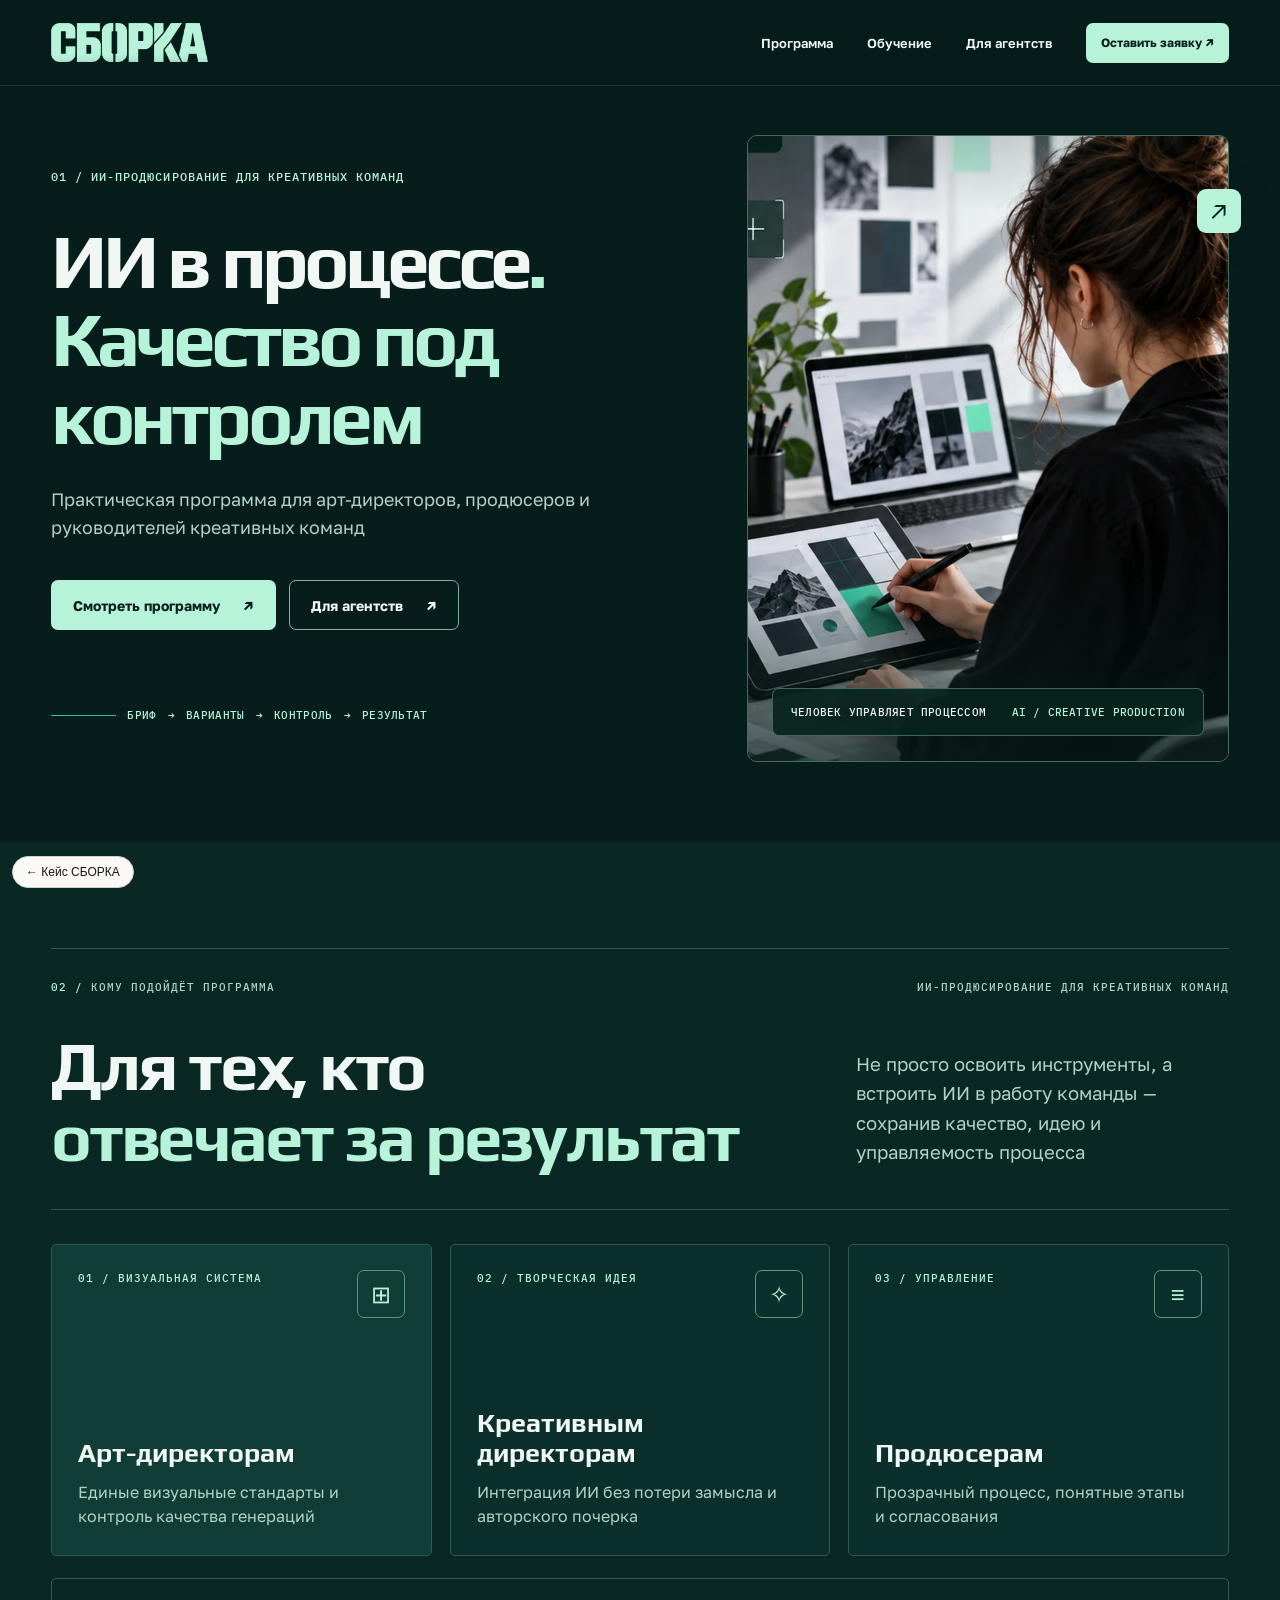
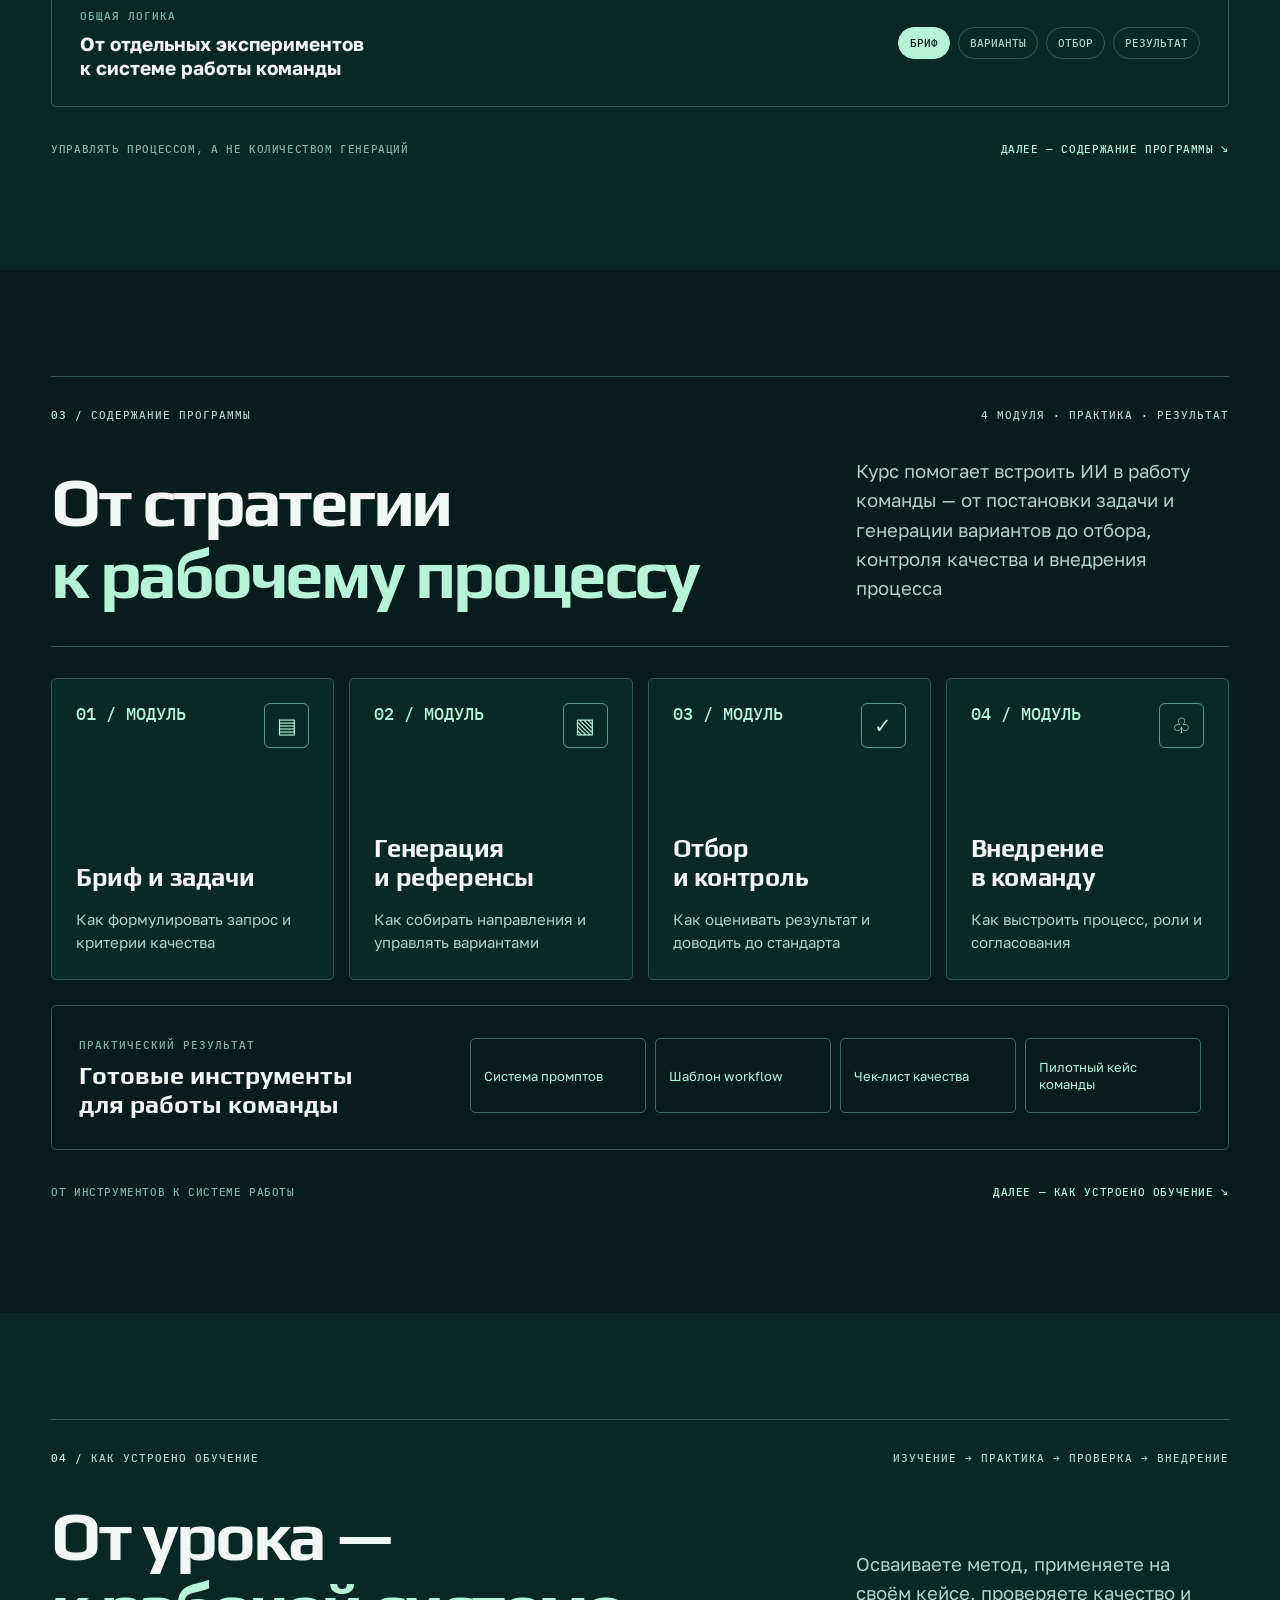
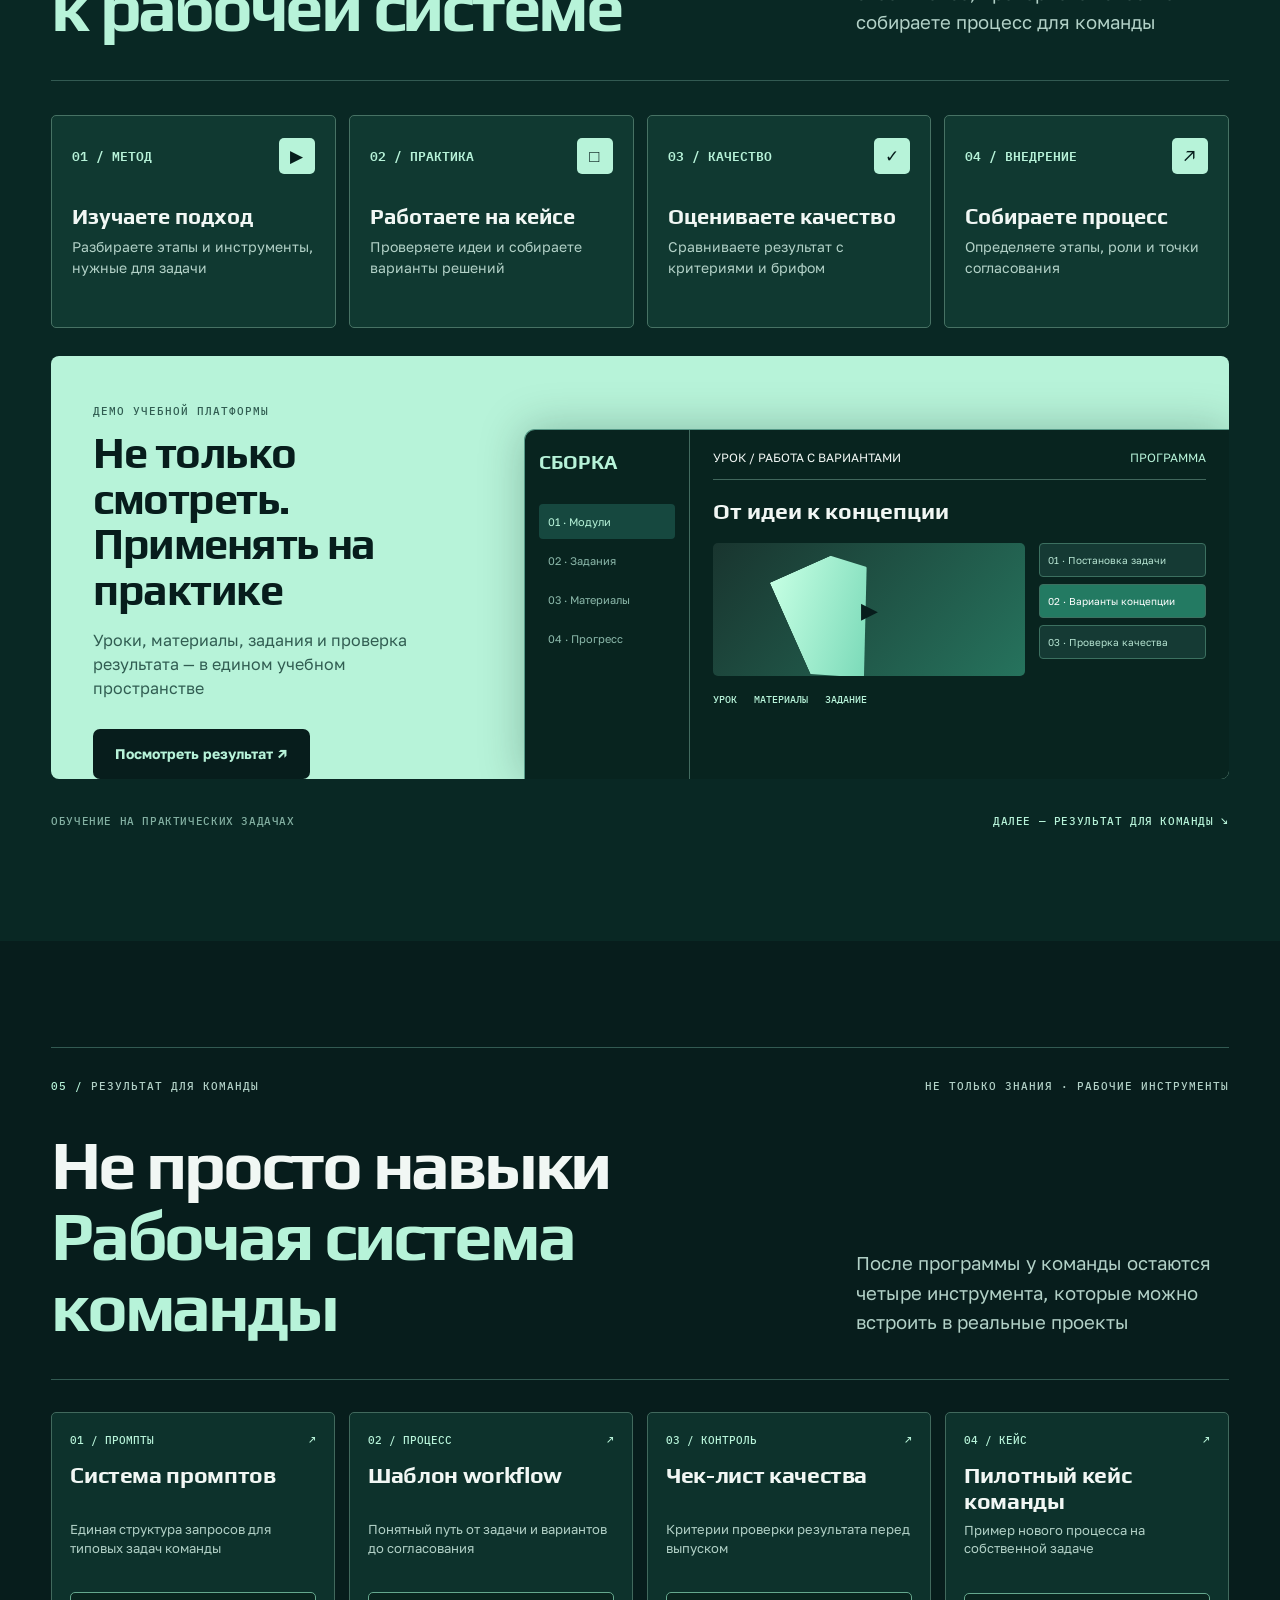
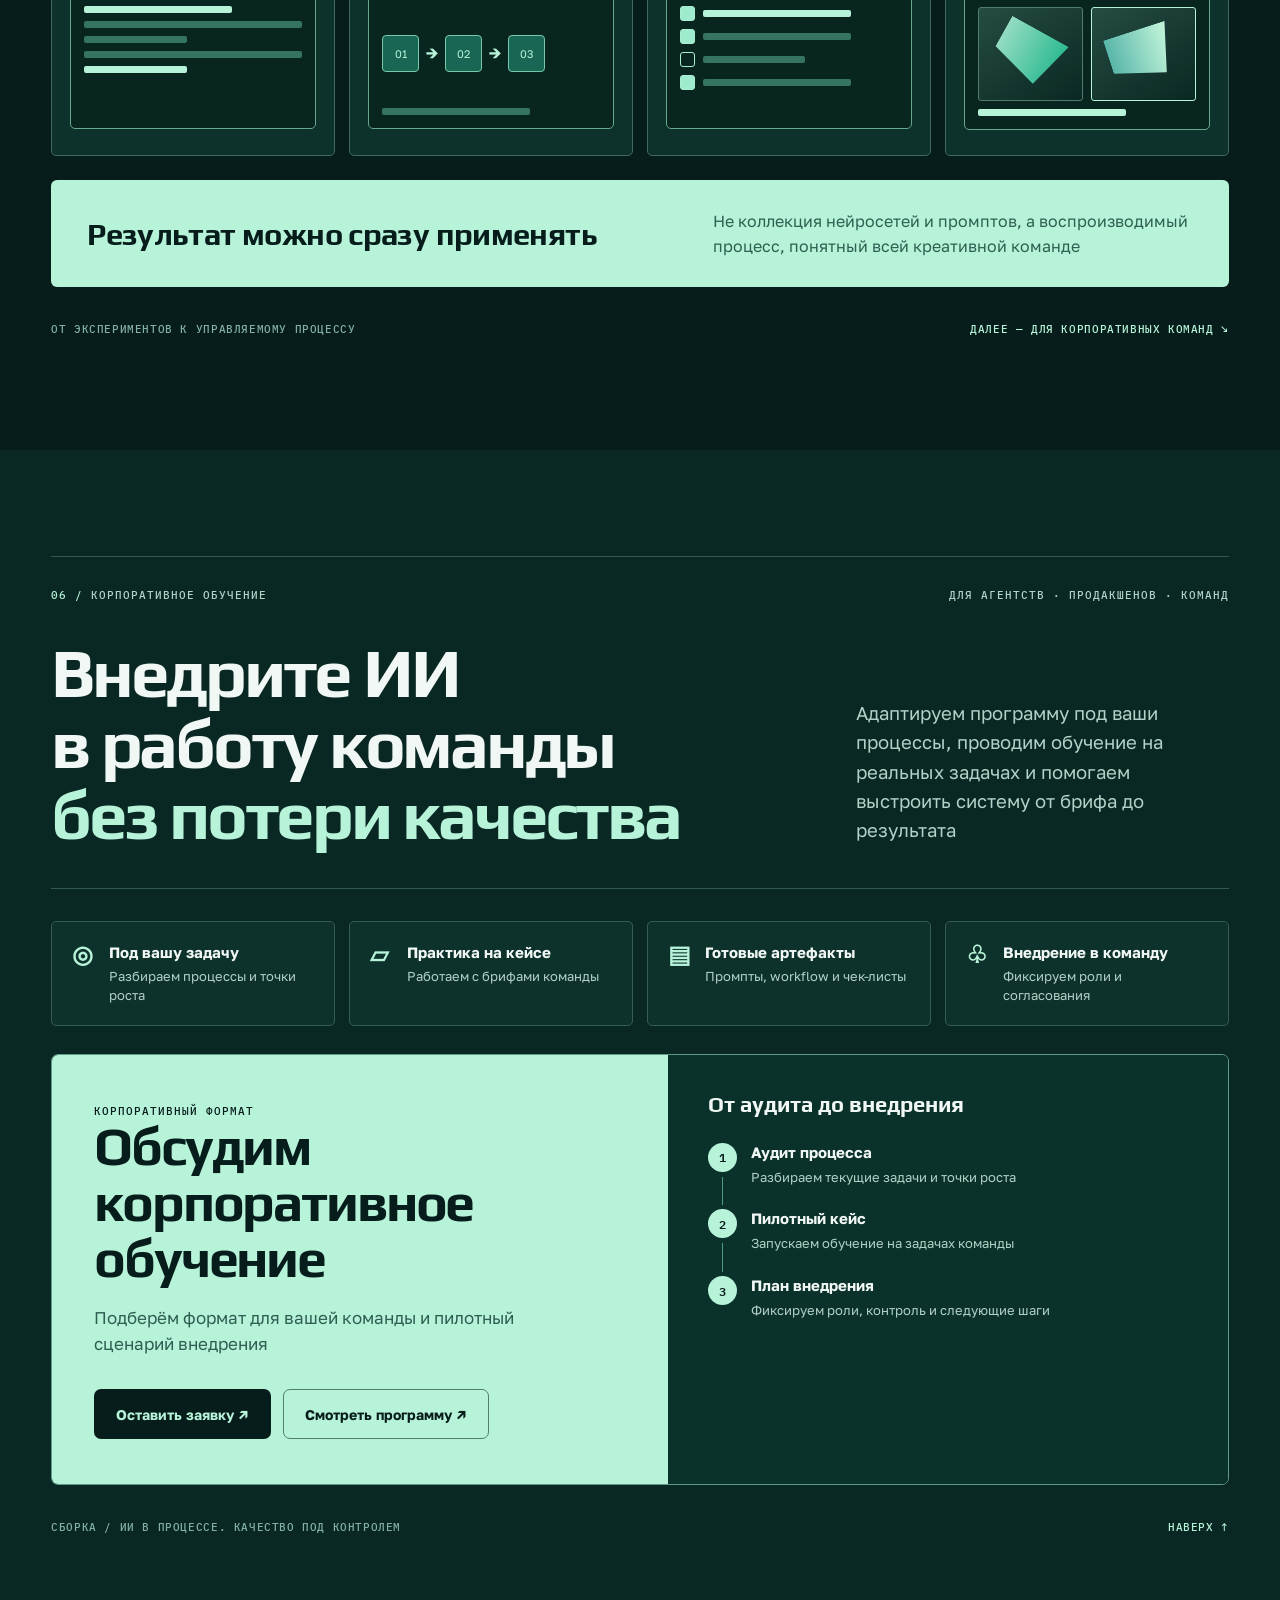
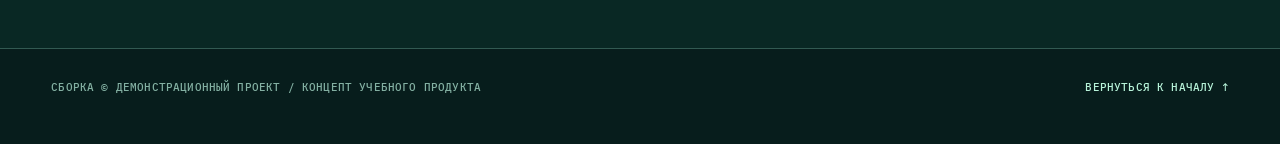
<file: green-landing--index.html>
<!doctype html>
<html lang="ru">
<head>
  <meta charset="utf-8">
  <meta name="viewport" content="width=device-width, initial-scale=1">
  <meta name="theme-color" content="#071D1C">
  <meta name="description" content="СБОРКА — демонстрационный лендинг курса по ИИ-продюсированию для креативных команд">
  <title>СБОРКА — ИИ в процессе. Качество под контролем</title>
  
  
  <link rel="stylesheet" href="green-landing--fonts.css">
  <style>
    :root{--base:#071D1C;--dark:#092623;--card:#0B312C;--card2:#103D35;--mint:#B7F3D9;--mint2:#27C79B;--text:#F1F7F4;--soft:#B2D1C7;--line:#325A52;--muted:#83B0A2;--container:1328px;--side:clamp(22px,4vw,64px);--display:'Play','Golos Text',Arial,sans-serif;--body:'Golos Text',Arial,sans-serif;--mono:'IBM Plex Mono',monospace}
    *,*::before,*::after{box-sizing:border-box}html{scroll-behavior:smooth;scroll-padding-top:90px}body{margin:0;background:var(--base);color:var(--text);font-family:var(--body);-webkit-font-smoothing:antialiased}body.modal-open{overflow:hidden}button,input,textarea{font:inherit}button{cursor:pointer}a{color:inherit;text-decoration:none}img{max-width:100%;display:block}svg{display:block}section{scroll-margin-top:80px}a:focus-visible,button:focus-visible,input:focus-visible,textarea:focus-visible{outline:3px solid var(--mint);outline-offset:4px}
    .container{width:min(var(--container),calc(100% - 2*var(--side)));margin:0 auto}.upper{font:500 11px/1.5 var(--mono);letter-spacing:.09em;text-transform:uppercase}.eyebrow{display:flex;align-items:center;justify-content:space-between;gap:24px;color:var(--soft)}.eyebrow .accent{color:var(--mint)}.section{padding:106px 0 112px;position:relative}.rule{height:1px;background:var(--line);width:100%}.section-intro{display:grid;grid-template-columns:minmax(0,2fr) minmax(260px,1fr);align-items:end;gap:60px;margin:34px 0 37px}.section-title{font:700 clamp(40px,5.4vw,78px)/1.03 var(--display);letter-spacing:-.047em;margin:0;max-width:890px}.section-title span{color:var(--mint)}.section-desc{font-size:clamp(16px,1.45vw,20px);line-height:1.58;color:var(--soft);max-width:410px;margin:0 0 5px}.meta{display:flex;align-items:center;justify-content:space-between;gap:20px;margin-top:34px;color:var(--muted);font:500 11px/1.5 var(--mono);letter-spacing:.055em;text-transform:uppercase}.meta a{color:var(--mint);white-space:nowrap}.meta a:hover{color:white}.btn{border:1px solid transparent;border-radius:7px;min-height:50px;display:inline-flex;align-items:center;justify-content:center;gap:23px;font-weight:700;font-size:14px;padding:13px 21px;transition:transform .2s,background .2s,color .2s}.btn:hover{transform:translateY(-2px)}.btn.primary{background:var(--mint);color:var(--base)}.btn.primary:hover{background:#D5FFED}.btn.secondary{border-color:#80B2A4;color:var(--text);background:transparent}.btn.secondary:hover{border-color:var(--mint);background:#133C36}.btn.ink{background:var(--base);color:var(--mint)}.btn.ink:hover{background:#18453F}.btn:active{transform:translateY(0)}
    .site-header{height:86px;position:sticky;top:0;z-index:20;background:#071D1CEB;backdrop-filter:blur(16px);-webkit-backdrop-filter:blur(16px);border-bottom:1px solid #456B605E}.header-inner{height:100%;display:flex;align-items:center;justify-content:space-between;gap:30px}.brand{display:inline-flex;align-items:center;flex:0 0 auto}.brand img{width:157px;height:auto}.nav{display:flex;align-items:center;gap:34px;font-size:13px;font-weight:600}.nav a:not(.btn){transition:color .2s}.nav a:not(.btn):hover{color:var(--mint)}.nav .btn{min-height:40px;padding:10px 14px;font-size:12px}.menu-toggle{display:none;border:1px solid var(--line);border-radius:7px;width:44px;height:44px;background:transparent;color:var(--mint);font-size:21px;align-items:center;justify-content:center}
    .page-start{height:0;overflow:hidden;position:relative}
    /* 01 / HERO */
    .hero{padding:49px 0 80px;overflow:hidden}.hero-grid{display:grid;grid-template-columns:minmax(0,1.15fr) minmax(0,.85fr);gap:44px;align-items:stretch}.hero-left{padding:34px 0 40px;display:flex;flex-direction:column;justify-content:center;min-width:0}.hero-brow{font:500 12px var(--mono);color:var(--mint);letter-spacing:.085em;margin-bottom:38px}.hero h1{font:700 clamp(54px,6vw,100px)/1.015 var(--display);letter-spacing:-.061em;margin:0 0 30px;max-width:780px}.hero h1 .mint{color:var(--mint)}.hero p{font-size:clamp(16px,1.4vw,20px);line-height:1.55;color:var(--soft);max-width:570px;margin:0}.hero-actions{display:flex;gap:13px;flex-wrap:wrap;margin-top:39px}.hero-bottom{display:flex;gap:11px;align-items:center;margin-top:78px;color:var(--mint);font:500 11px var(--mono);letter-spacing:.03em}.hero-bottom .tiny-line{height:1px;width:65px;background:var(--mint2)}.hero-visual{position:relative;min-height:620px;isolation:isolate}.hero-photo{position:absolute;inset:0;overflow:hidden;border:1px solid #456B60;border-radius:10px;background:#14322C}.hero-photo img{height:100%;width:100%;object-fit:cover;object-position:55% 47%}.hero-photo::after{content:'';position:absolute;inset:0;background:linear-gradient(0deg,#071D1CB8 0%,transparent 34%,transparent 88%,#071D1C2B 100%);pointer-events:none}.photo-label{position:absolute;left:25px;bottom:26px;right:25px;background:#08241FEC;border:1px solid #6DA49388;border-radius:7px;padding:16px 18px;display:flex;justify-content:space-between;gap:15px;align-items:center;font:500 11px var(--mono);letter-spacing:.02em;z-index:2}.photo-label span:last-child{color:var(--mint)}.hero-corner{position:absolute;right:-12px;top:54px;width:44px;height:44px;border-radius:9px;background:var(--mint);z-index:3;display:grid;place-items:center;color:var(--base);font-size:23px;box-shadow:0 4px 35px #0003}
    /* 02 / AUDIENCES */
    .audiences{background:#092824}.audience-grid{display:grid;grid-template-columns:repeat(3,minmax(0,1fr));gap:18px;padding-top:34px}.audience{border:1px solid var(--line);background:#0B302B;border-radius:5px;min-height:312px;display:flex;flex-direction:column;justify-content:space-between;padding:25px 26px 27px;transition:border-color .25s,transform .25s}.audience:hover{border-color:#7DD8B8;transform:translateY(-3px)}.audience:nth-child(1){background:#103E36}.audience-top{display:flex;justify-content:space-between;align-items:start;color:var(--mint)}.audience-icon{width:48px;height:48px;border:1px solid #5A9883;border-radius:7px;display:grid;place-items:center;font:500 24px var(--mono)}.audience h3{font:700 clamp(23px,2.1vw,31px)/1.1 var(--display);margin:0 0 12px}.audience p{color:var(--soft);font-size:16px;line-height:1.52;max-width:310px;margin:0}.logic{border:1px solid var(--line);border-radius:5px;display:flex;justify-content:space-between;align-items:center;gap:20px;padding:25px 28px;margin-top:22px}.logic strong{display:block;font-size:19px;line-height:1.3;margin-top:7px;max-width:360px}.logic ol{display:flex;gap:8px;list-style:none;margin:0;padding:0;flex-wrap:wrap}.logic li{padding:8px 11px;border:1px solid var(--line);border-radius:30px;color:var(--soft);font:500 11px var(--mono)}.logic li:first-child{background:var(--mint);border-color:var(--mint);color:var(--base)}
    /* 03 / MODULES */
    .module-grid{display:grid;grid-template-columns:repeat(4,minmax(0,1fr));gap:15px;margin-top:31px}.module{border:1px solid var(--line);border-radius:5px;min-height:302px;padding:24px;display:flex;flex-direction:column;justify-content:space-between;background:#0A2925}.module-number{display:flex;align-items:flex-start;justify-content:space-between}.module-number .num{font:500 17px var(--mono);color:var(--mint)}.module-number .symbol{display:grid;place-items:center;width:45px;height:45px;border:1px solid #5E9888;border-radius:6px;color:var(--mint);font-size:21px}.module h3{font:700 clamp(22px,2vw,29px)/1.14 var(--display);margin:0 0 16px;letter-spacing:-.015em}.module p{font-size:15px;line-height:1.55;color:var(--soft);margin:0;max-width:260px}.deliverables{margin-top:25px;border:1px solid var(--line);padding:27px 27px 30px;border-radius:5px;display:grid;grid-template-columns:1.1fr 2.2fr;align-items:center;gap:25px}.deliverables h3{font:700 25px/1.16 var(--display);margin:8px 0 0}.deliverable-tags{display:grid;grid-template-columns:repeat(4,1fr);gap:9px}.deliverable-tags span{border:1px solid #3B6D5F;border-radius:5px;padding:17px 13px;color:var(--mint);font-size:13px;line-height:1.3;min-height:75px;display:flex;align-items:center}
    /* 04 / LEARNING */
    .steps{display:grid;grid-template-columns:repeat(4,1fr);gap:13px;margin-top:34px}.step{padding:22px 20px 25px;border-radius:5px;background:#103931;border:1px solid #477264;min-height:213px;position:relative}.step-head{display:flex;align-items:center;justify-content:space-between}.step-no{font:600 13px var(--mono);color:var(--mint)}.step-icon{background:#B7F3D9;color:var(--base);width:36px;height:36px;border-radius:5px;display:grid;place-items:center;font-size:17px}.step h3{font:700 22px/1.13 var(--display);margin:30px 0 9px;max-width:230px}.step p{font-size:14px;line-height:1.45;color:var(--soft);margin:0}.learning-demo{background:var(--mint);color:#071D1C;border-radius:8px;margin-top:28px;display:grid;grid-template-columns: .85fr 1.5fr;gap:32px;align-items:center;overflow:hidden;padding:43px 0 0 42px;min-height:410px}.learning-demo h3{font:700 clamp(31px,3.4vw,50px)/1.05 var(--display);letter-spacing:-.035em;margin:11px 0 15px;max-width:340px}.learning-demo p{max-width:325px;font-size:16px;line-height:1.5;margin:0 0 29px;color:#315D52}.learning-demo .small-top{color:#315D52}.platform{height:350px;display:grid;grid-template-columns:165px minmax(0,1fr);background:#08241F;color:var(--text);border:1px solid #569987;border-bottom:0;border-right:0;border-radius:11px 0 0 0;box-shadow:0 0 45px #07251B44;min-width:0;align-self:end;overflow:hidden}.platform aside{border-right:1px solid #426B5F;padding:20px 14px;font-size:11px;color:#8CB9AB}.platform aside b{display:block;color:var(--mint);font:700 20px var(--display);margin-bottom:31px}.platform aside span{display:block;padding:11px 9px;border-radius:4px;margin-top:4px}.platform aside span:first-of-type{background:#16483F;color:var(--mint)}.platform main{min-width:0;padding:20px 23px}.platform .lesson-top{display:flex;align-items:center;justify-content:space-between;border-bottom:1px solid #41675C;padding-bottom:14px;font-size:12px}.platform .lesson-title{font:700 23px var(--display);margin-top:17px}.platform .lesson-body{margin-top:19px;display:grid;grid-template-columns:1.4fr .75fr;gap:14px}.platform .preview-art{height:133px;border-radius:5px;background:linear-gradient(132deg,#19352F,#26735D);position:relative;overflow:hidden}.platform .preview-art::before{content:'';width:95px;height:125px;position:absolute;top:15px;left:25%;transform:rotate(-24deg);background:linear-gradient(130deg,#C5FFE3,#65CFAC);clip-path:polygon(0 0,70% 0,100% 20%,50% 100%,0 80%);box-shadow:5px 9px 20px #000}.platform .preview-art::after{content:'▶';position:absolute;inset:0;display:grid;place-items:center;color:#071D1C;font-size:22px}.platform .lesson-list{display:flex;flex-direction:column;gap:7px}.platform .lesson-list span{background:#153A34;border:1px solid #3C7060;border-radius:4px;padding:10px 8px;font-size:10px;color:#B5E3D1}.platform .lesson-list span:nth-child(2){background:#237A62;color:white}.platform .tabs{display:flex;gap:17px;margin-top:17px;font:500 10px var(--mono);color:#B7F3D9}
    /* 05 / RESULT */
    .outcome-grid{display:grid;grid-template-columns:repeat(4,minmax(0,1fr));gap:14px;margin-top:32px}.outcome-card{background:#0D322C;border:1px solid #41695D;border-radius:5px;padding:20px 18px;min-width:0;min-height:344px}.outcome-head{color:var(--mint);font:500 11px var(--mono);display:flex;justify-content:space-between;align-items:center}.outcome-card h3{font:700 23px/1.1 var(--display);letter-spacing:-.015em;margin:15px 0 8px;min-height:50px}.outcome-card p{font-size:13px;line-height:1.4;color:var(--soft);margin:0 0 18px;min-height:54px}.artifact{height:137px;border:1px solid #65A88E;border-radius:5px;background:#09251F;padding:13px;display:flex;flex-direction:column;gap:8px;overflow:hidden}.artifact .bar{height:7px;border-radius:2px;background:#357363}.artifact .bar.light{background:#B7F3D9}.artifact .bar.short{width:47%}.artifact .bar.medium{width:68%}.artifact .line-row{display:flex;align-items:center;gap:8px}.artifact .checkbox{border:1px solid #A9EED1;border-radius:3px;width:15px;height:15px;flex-shrink:0}.artifact .checkbox.checked{background:#9EECCD}.artifact .nodes{display:flex;gap:7px;align-items:center;margin:auto 0}.artifact .nodes i{border:1px solid #77C8AA;background:#1A6655;border-radius:4px;width:37px;height:37px;display:grid;place-items:center;color:#B7F3D9;font-style:normal;font-size:11px}.artifact .nodes b{color:#B7F3D9}.artifact .visual-pair{display:flex;gap:8px;flex:1}.artifact .visual-pair span{flex:1;position:relative;border-radius:3px;background:linear-gradient(145deg,#254C42,#0A2823);border:1px solid #537C71;overflow:hidden}.artifact .visual-pair span::after{content:'';position:absolute;inset:23% 17%;transform:rotate(29deg);background:linear-gradient(90deg,#94DCC2,#28B88F);clip-path:polygon(0 0,95% 0,75% 100%,0 70%)}.artifact .visual-pair span:last-child::after{background:linear-gradient(90deg,#58B5AA,#C9F9DC);transform:rotate(-18deg)}.artifact .visual-pair span:last-child{border-color:#B7F3D9}.benefit{margin-top:24px;display:flex;justify-content:space-between;align-items:center;gap:36px;background:var(--mint);color:#071D1C;border-radius:6px;padding:29px 36px}.benefit h3{font:700 31px/1.1 var(--display);letter-spacing:-.02em;margin:0;max-width:520px}.benefit p{color:#2D6050;font-size:16px;line-height:1.52;margin:0;max-width:480px}
    /* 06 / CTA */
    .corporate{background:#092824}.corporate-features{display:grid;grid-template-columns:repeat(4,minmax(0,1fr));gap:14px;margin-top:32px}.corp-feature{display:flex;gap:13px;align-items:flex-start;border:1px solid #365D52;background:#0D322C;padding:20px;border-radius:5px}.corp-symbol{color:var(--mint);font-size:24px;font-weight:700;line-height:1;flex:0 0 24px}.corp-feature strong{display:block;font-size:15px;line-height:1.35;margin-bottom:5px}.corp-feature p{font-size:13px;line-height:1.45;margin:0;color:var(--soft)}.closing-panel>div{min-width:0}.closing-panel{margin-top:28px;border:1px solid #5F9988;border-radius:7px;display:grid;grid-template-columns:1.1fr 1fr;overflow:hidden}.closing-left{background:var(--mint);color:var(--base);padding:44px 42px 45px}.closing-left h3{font:700 clamp(35px,4.2vw,60px)/1.04 var(--display);letter-spacing:-.04em;margin:0 0 18px;max-width:490px}.closing-left p{color:#2F5E52;line-height:1.54;font-size:17px;max-width:485px;margin:0}.closing-actions{display:flex;flex-wrap:wrap;gap:12px;margin-top:32px}.closing-right{padding:36px 40px;background:#0A322B}.closing-right h4{font:700 22px var(--display);margin:0 0 26px}.corporate-flow{list-style:none;margin:0;padding:0}.corporate-flow li{display:flex;gap:14px;padding-bottom:23px;position:relative}.corporate-flow li:not(:last-child):before{content:'';position:absolute;left:14px;top:34px;bottom:4px;width:1px;background:#4E9D81}.corporate-flow .bubble{background:#B7F3D9;color:#071D1C;flex:0 0 29px;width:29px;height:29px;border-radius:50%;display:grid;place-items:center;font:700 12px var(--mono)}.corporate-flow strong{display:block;font-size:15px;margin-bottom:5px}.corporate-flow small{font-size:13px;line-height:1.45;color:var(--soft)}.site-footer{border-top:1px solid var(--line);padding:29px 0 48px;color:var(--muted);font:500 11px/1.65 var(--mono);letter-spacing:.015em}.foot-row{display:flex;align-items:center;justify-content:space-between;gap:20px}.foot-row a{color:var(--mint)}
    dialog{border:1px solid #6CA690;border-radius:11px;padding:0;background:#0B2925;color:var(--text);max-width:min(510px,calc(100vw - 30px));width:100%;box-shadow:0 25px 90px #000A}dialog::backdrop{background:#000B;backdrop-filter:blur(3px)}.dialog-inside{padding:31px}.dialog-title{display:flex;justify-content:space-between;align-items:start;gap:20px}.dialog-title h3{font:700 31px var(--display);margin:0 0 8px}.dialog-title button{border:1px solid var(--line);background:transparent;color:var(--mint);border-radius:5px;width:38px;height:38px;font-size:23px}.dialog-inside p{font-size:14px;color:var(--soft);line-height:1.5;margin:0 0 20px}.demo-form{display:grid;gap:14px}.demo-form label{font:500 12px var(--mono);color:var(--mint);display:grid;gap:8px}.demo-form input,.demo-form textarea{width:100%;background:#153B34;border:1px solid #567B6E;color:var(--text);padding:12px;border-radius:5px;font:400 15px var(--body)}.demo-form textarea{min-height:96px;resize:vertical}.demo-note{font-size:12px;color:#B7F3D9;margin:0}.notice{display:none;border:1px solid #8ACDB7;border-radius:5px;padding:12px;color:#B7F3D9;font-size:13px;line-height:1.5}.notice.show{display:block}
    @media(max-width:1100px){.section{padding:78px 0}.hero-grid{gap:22px;grid-template-columns:1.06fr .94fr}.hero h1{font-size:clamp(54px,6vw,82px)}.hero-visual{min-height:540px}.module-grid,.steps,.outcome-grid{grid-template-columns:repeat(2,minmax(0,1fr))}.corporate-features{grid-template-columns:repeat(2,minmax(0,1fr))}.module{min-height:265px}.section-intro{gap:30px}.deliverables{grid-template-columns:1fr}.learning-demo{gap:15px}.platform{grid-template-columns:125px 1fr}}
    @media(max-width:760px){:root{--side:22px}.site-header{height:72px}.brand img{width:135px}.menu-toggle{display:flex}.nav{display:none;position:absolute;top:71px;left:0;right:0;background:#092B25;border-bottom:1px solid var(--line);padding:23px var(--side) 26px;flex-direction:column;align-items:stretch;gap:18px}.nav.open{display:flex}.nav .btn{justify-content:center}.section{padding:68px 0 78px}.hero{padding:28px 0 61px}.hero-grid{display:flex;flex-direction:column;gap:18px}.hero-left{padding:19px 0 5px}.hero-brow{margin-bottom:24px;font-size:10px}.hero h1{font-size:clamp(44px,10vw,74px);letter-spacing:-.05em;margin-bottom:20px}.hero p{font-size:16px}.hero-actions{margin-top:27px}.hero-bottom{margin-top:28px;font-size:10px}.hero-visual{min-height:390px}.hero-photo img{object-position:center 38%}.hero-corner{right:11px;top:16px;width:35px;height:35px}.photo-label{left:15px;right:15px;bottom:15px;font-size:10px;padding:13px}.eyebrow{font-size:9px;align-items:flex-start}.eyebrow>span:last-child{display:none}.section-intro{grid-template-columns:1fr;gap:17px;margin:22px 0 27px}.section-title{font-size:clamp(39px,9vw,65px)}.section-desc{font-size:16px}.audience-grid{grid-template-columns:1fr;margin-top:0;gap:11px}.audience{min-height:205px;padding:20px}.audience h3{font-size:27px}.logic{padding:20px;align-items:flex-start;flex-direction:column}.logic ol{gap:6px}.module-grid,.steps,.outcome-grid,.corporate-features{grid-template-columns:1fr}.module{min-height:215px}.module h3{font-size:28px}.deliverable-tags{grid-template-columns:repeat(2,1fr)}.deliverables{padding:20px}.learning-demo{grid-template-columns:1fr;padding:29px 0 0 25px;gap:24px}.learning-demo h3{font-size:35px}.learning-demo p{padding-right:24px}.platform{height:300px;grid-template-columns:98px 1fr}.platform aside{padding:12px 7px}.platform aside b{font-size:14px}.platform aside span{font-size:9px;padding:9px 3px}.platform main{padding:15px 12px}.platform .lesson-top{font-size:9px}.platform .lesson-title{font-size:19px}.platform .lesson-body{grid-template-columns:1fr}.platform .lesson-list{display:none}.platform .preview-art{height:124px}.outcome-card{min-height:295px}.outcome-card h3,.outcome-card p{min-height:0}.artifact{height:128px}.benefit{padding:24px;flex-direction:column;align-items:flex-start;gap:12px}.benefit h3{font-size:28px}.closing-panel{grid-template-columns:1fr}.closing-left{padding:30px 24px}.closing-left h3{font-size:clamp(26px,8vw,39px);overflow-wrap:anywhere}.closing-right{padding:30px 24px}.meta{flex-direction:column;align-items:flex-start;margin-top:24px;gap:10px;font-size:10px}.meta a{white-space:normal}.foot-row{flex-direction:column;align-items:flex-start}.dialog-inside{padding:22px}}
    @media(min-width:500px) and (max-width:760px){.audience-grid{grid-template-columns:repeat(2,1fr)}.audience:nth-child(3){grid-column:1 / -1}.module-grid,.steps,.outcome-grid{grid-template-columns:repeat(2,1fr)}.hero-visual{min-height:460px}.hero-photo img{object-position:center 41%}}
    @media(prefers-reduced-motion:reduce){html{scroll-behavior:auto}*,*::before,*::after{transition-duration:0s!important;animation-duration:0s!important}}
  </style>
</head>
<body>
<div id="top" class="page-start" aria-hidden="true"></div>
<header class="site-header"><div class="container header-inner"><a class="brand" href="#top" aria-label="СБОРКА — наверх"><img src="[data-uri]" alt="СБОРКА"></a><button class="menu-toggle" id="menu-toggle" aria-label="Открыть меню" aria-expanded="false" aria-controls="nav">☰</button><nav class="nav" id="nav" aria-label="Основная навигация"><a href="#program">Программа</a><a href="#learning">Обучение</a><a href="#corporate">Для агентств</a><button type="button" class="btn primary" data-open-modal>Оставить заявку ↗</button></nav></div></header>
<main>
<section class="hero" id="hero" aria-label="Первый экран"><div class="container hero-grid"><div class="hero-left"><span class="hero-brow">01 / ИИ-ПРОДЮСИРОВАНИЕ ДЛЯ КРЕАТИВНЫХ КОМАНД</span><h1>ИИ в процессе<span class="mint">.<br>Качество под контролем</span></h1><p>Практическая программа для арт-директоров, продюсеров и руководителей креативных команд</p><div class="hero-actions"><a class="btn primary" href="#program">Смотреть программу <span aria-hidden="true">↗</span></a><a class="btn secondary" href="#corporate">Для агентств <span aria-hidden="true">↗</span></a></div><div class="hero-bottom"><span class="tiny-line"></span> БРИФ <span>→</span> ВАРИАНТЫ <span>→</span> КОНТРОЛЬ <span>→</span> РЕЗУЛЬТАТ</div></div><div class="hero-visual"><div class="hero-photo"><img src="[data-uri]" alt="Арт-директор работает над визуальными решениями на графическом планшете"></div><div class="hero-corner" aria-hidden="true">↗</div><div class="photo-label"><span>ЧЕЛОВЕК УПРАВЛЯЕТ ПРОЦЕССОМ</span><span>AI / CREATIVE PRODUCTION</span></div></div></div></section>
<section class="section audiences" id="audience"><div class="container"><div class="rule"></div><div class="eyebrow upper" style="margin-top:30px"><span><span class="accent">02 / </span> КОМУ ПОДОЙДЁТ ПРОГРАММА</span><span>ИИ-ПРОДЮСИРОВАНИЕ ДЛЯ КРЕАТИВНЫХ КОМАНД</span></div><div class="section-intro"><h2 class="section-title">Для тех, кто<br><span>отвечает за результат</span></h2><p class="section-desc">Не просто освоить инструменты, а встроить ИИ в работу команды — сохранив качество, идею и управляемость процесса</p></div><div class="rule"></div><div class="audience-grid"><article class="audience"><div class="audience-top"><span class="upper">01 / ВИЗУАЛЬНАЯ СИСТЕМА</span><span class="audience-icon" aria-hidden="true">⊞</span></div><div><h3>Арт-директорам</h3><p>Единые визуальные стандарты и контроль качества генераций</p></div></article><article class="audience"><div class="audience-top"><span class="upper">02 / ТВОРЧЕСКАЯ ИДЕЯ</span><span class="audience-icon" aria-hidden="true">✧</span></div><div><h3>Креативным<br>директорам</h3><p>Интеграция ИИ без потери замысла и авторского почерка</p></div></article><article class="audience"><div class="audience-top"><span class="upper">03 / УПРАВЛЕНИЕ</span><span class="audience-icon" aria-hidden="true">≡</span></div><div><h3>Продюсерам</h3><p>Прозрачный процесс, понятные этапы и согласования</p></div></article></div><div class="logic"><div><span class="upper" style="color:var(--muted)">ОБЩАЯ ЛОГИКА</span><strong>От отдельных экспериментов<br>к системе работы команды</strong></div><ol><li>БРИФ</li><li>ВАРИАНТЫ</li><li>ОТБОР</li><li>РЕЗУЛЬТАТ</li></ol></div><div class="meta"><span>УПРАВЛЯТЬ ПРОЦЕССОМ, А НЕ КОЛИЧЕСТВОМ ГЕНЕРАЦИЙ</span><a href="#program">ДАЛЕЕ — СОДЕРЖАНИЕ ПРОГРАММЫ ↘</a></div></div></section>
<section class="section" id="program"><div class="container"><div class="rule"></div><div class="eyebrow upper" style="margin-top:30px"><span><span class="accent">03 / </span> СОДЕРЖАНИЕ ПРОГРАММЫ</span><span>4 МОДУЛЯ · ПРАКТИКА · РЕЗУЛЬТАТ</span></div><div class="section-intro"><h2 class="section-title">От стратегии<br><span>к рабочему процессу</span></h2><p class="section-desc">Курс помогает встроить ИИ в работу команды — от постановки задачи и генерации вариантов до отбора, контроля качества и внедрения процесса</p></div><div class="rule"></div><div class="module-grid"><article class="module"><div class="module-number"><span class="num">01 / МОДУЛЬ</span><span class="symbol" aria-hidden="true">▤</span></div><div><h3>Бриф и задачи</h3><p>Как формулировать запрос и критерии качества</p></div></article><article class="module"><div class="module-number"><span class="num">02 / МОДУЛЬ</span><span class="symbol" aria-hidden="true">▧</span></div><div><h3>Генерация<br>и референсы</h3><p>Как собирать направления и управлять вариантами</p></div></article><article class="module"><div class="module-number"><span class="num">03 / МОДУЛЬ</span><span class="symbol" aria-hidden="true">✓</span></div><div><h3>Отбор<br>и контроль</h3><p>Как оценивать результат и доводить до стандарта</p></div></article><article class="module"><div class="module-number"><span class="num">04 / МОДУЛЬ</span><span class="symbol" aria-hidden="true">♧</span></div><div><h3>Внедрение<br>в команду</h3><p>Как выстроить процесс, роли и согласования</p></div></article></div><div class="deliverables"><div><span class="upper" style="color:var(--muted)">ПРАКТИЧЕСКИЙ РЕЗУЛЬТАТ</span><h3>Готовые инструменты<br>для работы команды</h3></div><div class="deliverable-tags"><span>Система промптов</span><span>Шаблон workflow</span><span>Чек-лист качества</span><span>Пилотный кейс команды</span></div></div><div class="meta"><span>ОТ ИНСТРУМЕНТОВ К СИСТЕМЕ РАБОТЫ</span><a href="#learning">ДАЛЕЕ — КАК УСТРОЕНО ОБУЧЕНИЕ ↘</a></div></div></section>
<section class="section" id="learning" style="background:#092824"><div class="container"><div class="rule"></div><div class="eyebrow upper" style="margin-top:30px"><span><span class="accent">04 / </span> КАК УСТРОЕНО ОБУЧЕНИЕ</span><span>ИЗУЧЕНИЕ → ПРАКТИКА → ПРОВЕРКА → ВНЕДРЕНИЕ</span></div><div class="section-intro"><h2 class="section-title">От урока —<br><span>к рабочей системе</span></h2><p class="section-desc">Осваиваете метод, применяете на своём кейсе, проверяете качество и собираете процесс для команды</p></div><div class="rule"></div><div class="steps"><article class="step"><div class="step-head"><span class="step-no">01 / МЕТОД</span><span class="step-icon">▶</span></div><h3>Изучаете подход</h3><p>Разбираете этапы и инструменты, нужные для задачи</p></article><article class="step"><div class="step-head"><span class="step-no">02 / ПРАКТИКА</span><span class="step-icon">□</span></div><h3>Работаете на кейсе</h3><p>Проверяете идеи и собираете варианты решений</p></article><article class="step"><div class="step-head"><span class="step-no">03 / КАЧЕСТВО</span><span class="step-icon">✓</span></div><h3>Оцениваете качество</h3><p>Сравниваете результат с критериями и брифом</p></article><article class="step"><div class="step-head"><span class="step-no">04 / ВНЕДРЕНИЕ</span><span class="step-icon">↗</span></div><h3>Собираете процесс</h3><p>Определяете этапы, роли и точки согласования</p></article></div><div class="learning-demo"><div class="demo-copy"><span class="upper small-top">ДЕМО УЧЕБНОЙ ПЛАТФОРМЫ</span><h3>Не только смотреть. Применять на практике</h3><p>Уроки, материалы, задания и проверка результата — в едином учебном пространстве</p><a class="btn ink" href="#result">Посмотреть результат ↗</a></div><div class="platform" aria-label="Демонстрационный интерфейс учебной платформы"><aside><b>СБОРКА</b><span>01 · Модули</span><span>02 · Задания</span><span>03 · Материалы</span><span>04 · Прогресс</span></aside><main><div class="lesson-top"><span>УРОК / РАБОТА С ВАРИАНТАМИ</span><span style="color:var(--mint)">ПРОГРАММА</span></div><div class="lesson-title">От идеи к концепции</div><div class="lesson-body"><div class="preview-art" role="img" aria-label="Абстрактная демонстрационная обложка урока"></div><div class="lesson-list"><span>01 · Постановка задачи</span><span>02 · Варианты концепции</span><span>03 · Проверка качества</span></div></div><div class="tabs"><span>УРОК</span><span>МАТЕРИАЛЫ</span><span>ЗАДАНИЕ</span></div></main></div></div><div class="meta"><span>ОБУЧЕНИЕ НА ПРАКТИЧЕСКИХ ЗАДАЧАХ</span><a href="#result">ДАЛЕЕ — РЕЗУЛЬТАТ ДЛЯ КОМАНДЫ ↘</a></div></div></section>
<section class="section" id="result"><div class="container"><div class="rule"></div><div class="eyebrow upper" style="margin-top:30px"><span><span class="accent">05 / </span> РЕЗУЛЬТАТ ДЛЯ КОМАНДЫ</span><span>НЕ ТОЛЬКО ЗНАНИЯ · РАБОЧИЕ ИНСТРУМЕНТЫ</span></div><div class="section-intro"><h2 class="section-title">Не просто навыки<br><span>Рабочая система команды</span></h2><p class="section-desc">После программы у команды остаются четыре инструмента, которые можно встроить в реальные проекты</p></div><div class="rule"></div><div class="outcome-grid"><article class="outcome-card"><div class="outcome-head"><span>01 / ПРОМПТЫ</span><span>↗</span></div><h3>Система промптов</h3><p>Единая структура запросов для типовых задач команды</p><div class="artifact" aria-label="Демонстрационная структура промпта"><div class="bar light medium"></div><div class="bar"></div><div class="bar short"></div><div class="bar"></div><div class="bar light short"></div></div></article><article class="outcome-card"><div class="outcome-head"><span>02 / ПРОЦЕСС</span><span>↗</span></div><h3>Шаблон workflow</h3><p>Понятный путь от задачи и вариантов до согласования</p><div class="artifact" aria-label="Схема этапов рабочего процесса"><div class="nodes"><i>01</i><b>→</b><i>02</i><b>→</b><i>03</i></div><div class="bar medium"></div></div></article><article class="outcome-card"><div class="outcome-head"><span>03 / КОНТРОЛЬ</span><span>↗</span></div><h3>Чек-лист качества</h3><p>Критерии проверки результата перед выпуском</p><div class="artifact" aria-label="Фрагмент чек-листа качества"><div class="line-row"><span class="checkbox checked"></span><span class="bar light medium"></span></div><div class="line-row"><span class="checkbox checked"></span><span class="bar medium"></span></div><div class="line-row"><span class="checkbox"></span><span class="bar short"></span></div><div class="line-row"><span class="checkbox checked"></span><span class="bar medium"></span></div></div></article><article class="outcome-card"><div class="outcome-head"><span>04 / КЕЙС</span><span>↗</span></div><h3>Пилотный кейс команды</h3><p>Пример нового процесса на собственной задаче</p><div class="artifact" aria-label="Сравнение двух визуальных решений"><div class="visual-pair"><span></span><span></span></div><div class="bar light medium"></div></div></article></div><div class="benefit"><h3>Результат можно сразу применять</h3><p>Не коллекция нейросетей и промптов, а воспроизводимый процесс, понятный всей креативной команде</p></div><div class="meta"><span>ОТ ЭКСПЕРИМЕНТОВ К УПРАВЛЯЕМОМУ ПРОЦЕССУ</span><a href="#corporate">ДАЛЕЕ — ДЛЯ КОРПОРАТИВНЫХ КОМАНД ↘</a></div></div></section>
<section class="section corporate" id="corporate"><div class="container"><div class="rule"></div><div class="eyebrow upper" style="margin-top:30px"><span><span class="accent">06 / </span> КОРПОРАТИВНОЕ ОБУЧЕНИЕ</span><span>ДЛЯ АГЕНТСТВ · ПРОДАКШЕНОВ · КОМАНД</span></div><div class="section-intro"><h2 class="section-title">Внедрите ИИ<br>в работу команды<br><span>без потери качества</span></h2><p class="section-desc">Адаптируем программу под ваши процессы, проводим обучение на реальных задачах и помогаем выстроить систему от брифа до результата</p></div><div class="rule"></div><div class="corporate-features"><div class="corp-feature"><span class="corp-symbol" aria-hidden="true">◎</span><div><strong>Под вашу задачу</strong><p>Разбираем процессы и точки роста</p></div></div><div class="corp-feature"><span class="corp-symbol" aria-hidden="true">▱</span><div><strong>Практика на кейсе</strong><p>Работаем с брифами команды</p></div></div><div class="corp-feature"><span class="corp-symbol" aria-hidden="true">▤</span><div><strong>Готовые артефакты</strong><p>Промпты, workflow и чек-листы</p></div></div><div class="corp-feature"><span class="corp-symbol" aria-hidden="true">♧</span><div><strong>Внедрение в команду</strong><p>Фиксируем роли и согласования</p></div></div></div><div class="closing-panel"><div class="closing-left"><span class="upper">КОРПОРАТИВНЫЙ ФОРМАТ</span><h3>Обсудим корпоративное обучение</h3><p>Подберём формат для вашей команды и пилотный сценарий внедрения</p><div class="closing-actions"><button class="btn ink" data-open-modal>Оставить заявку ↗</button><a class="btn" style="border-color:#527C6C;color:#071D1C;background:transparent" href="#program">Смотреть программу ↗</a></div></div><div class="closing-right"><h4>От аудита до внедрения</h4><ol class="corporate-flow"><li><span class="bubble">1</span><div><strong>Аудит процесса</strong><small>Разбираем текущие задачи и точки роста</small></div></li><li><span class="bubble">2</span><div><strong>Пилотный кейс</strong><small>Запускаем обучение на задачах команды</small></div></li><li><span class="bubble">3</span><div><strong>План внедрения</strong><small>Фиксируем роли, контроль и следующие шаги</small></div></li></ol></div></div><div class="meta"><span>СБОРКА / ИИ В ПРОЦЕССЕ. КАЧЕСТВО ПОД КОНТРОЛЕМ</span><a href="#top">НАВЕРХ ↑</a></div></div></section>
</main>
<footer class="site-footer"><div class="container foot-row"><span>СБОРКА © ДЕМОНСТРАЦИОННЫЙ ПРОЕКТ / КОНЦЕПТ УЧЕБНОГО ПРОДУКТА</span><a href="#top">ВЕРНУТЬСЯ К НАЧАЛУ ↑</a></div></footer>
<dialog id="leadDialog" aria-labelledby="modalHeading"><div class="dialog-inside"><div class="dialog-title"><h3 id="modalHeading">Обсудить обучение</h3><button type="button" id="close-modal" aria-label="Закрыть окно">×</button></div><p>Демонстрационная форма заявки для портфолио. Данные не отправляются и не сохраняются.</p><form id="lead-form" class="demo-form"><label>Ваше имя<input type="text" name="name" placeholder="Как к вам обращаться" required maxlength="100"></label><label>Рабочая почта<input type="email" name="email" placeholder="name@company.com" required maxlength="180"></label><label>Задача команды<textarea name="task" placeholder="Что хотите внедрить в процесс?" maxlength="1500"></textarea></label><button type="submit" class="btn primary">Посмотреть демо-ответ ↗</button><p class="demo-note">Это концептуальная демонстрация интерфейса, не форма реальной записи на курс.</p><div id="form-notice" class="notice" role="status">Демо-форма работает. Данные никуда не отправлены: для реального проекта потребуется подключить обработчик заявок.</div></form></div></dialog>
<script>
(()=>{const menu=document.getElementById('nav'),toggle=document.getElementById('menu-toggle');toggle.addEventListener('click',()=>{const open=menu.classList.toggle('open');toggle.setAttribute('aria-expanded',String(open));toggle.setAttribute('aria-label',open?'Закрыть меню':'Открыть меню');toggle.textContent=open?'×':'☰'});menu.querySelectorAll('a').forEach(a=>a.addEventListener('click',()=>{menu.classList.remove('open');toggle.setAttribute('aria-expanded','false');toggle.textContent='☰'}));const dialog=document.getElementById('leadDialog');document.querySelectorAll('[data-open-modal]').forEach(b=>b.addEventListener('click',()=>{menu.classList.remove('open');toggle.setAttribute('aria-expanded','false');toggle.textContent='☰';dialog.showModal()}));document.getElementById('close-modal').addEventListener('click',()=>dialog.close());dialog.addEventListener('click',e=>{if(e.target===dialog)dialog.close()});document.getElementById('lead-form').addEventListener('submit',e=>{e.preventDefault();document.getElementById('form-notice').classList.add('show')})})();
</script>
<script>
// Robust "back to top" behavior, independent of the sticky navigation bar.
(() => {
  const prefersReducedMotion = () => window.matchMedia &&
    window.matchMedia('(prefers-reduced-motion: reduce)').matches;
  document.querySelectorAll('a[href="#top"]').forEach(link => {
    link.addEventListener('click', event => {
      event.preventDefault();
      if (window.location.hash !== '#top') {
        window.history.replaceState(null, '', '#top');
      }
      window.scrollTo({ top: 0, left: 0, behavior: prefersReducedMotion() ? 'auto' : 'smooth' });
    });
  });
})();
</script>
<a href="index.html#demo" style="position:fixed;bottom:12px;left:12px;z-index:1000;background:#faf9f6;color:#171815;padding:8px 13px;border:1px solid #ccc;border-radius:30px;font:12px Arial,sans-serif;text-decoration:none" aria-label="Вернуться в кейс СБОРКА">← Кейс СБОРКА</a></body>
</html>
</file>
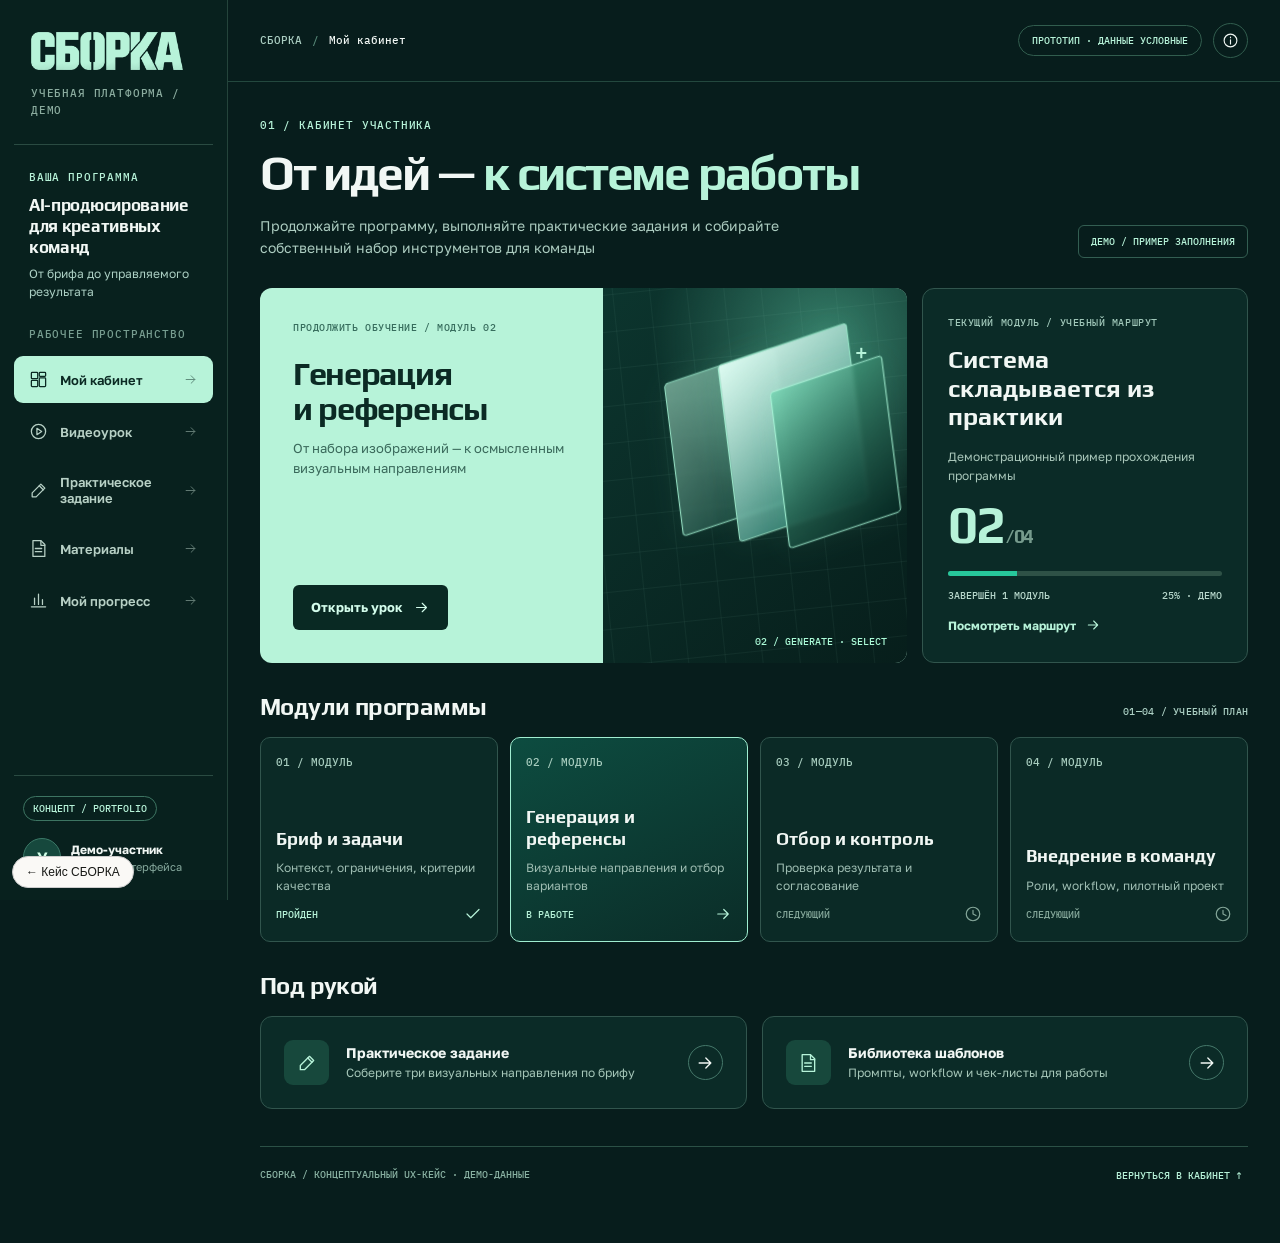
<file: green-platform--index.html>
<!doctype html>
<html lang="ru"><head><meta charset="UTF-8"/><meta name="viewport" content="width=device-width,initial-scale=1"/><meta name="theme-color" content="#071D1C"/><title>СБОРКА — Демонстрационная учебная платформа</title>
<link rel="stylesheet" href="green-platform--fonts.css">
<style>
:root{--bg:#071D1C;--ink:#F1F7F4;--light:#B7F3D9;--primary:#27C79B;--mid:#0C302B;--mid2:#103E36;--line:#31554D;--soft:#ACD0C4;--mute:#7B9E93;--paper:#EAF7F0;--dark:#0A2924;--display:'Play','Arial Narrow',Arial,sans-serif;--text:'Golos Text',Arial,sans-serif;--mono:'IBM Plex Mono',monospace}
*,*:before,*:after{box-sizing:border-box}html{scroll-behavior:smooth}body{margin:0;background:var(--bg);color:var(--ink);font-family:var(--text);-webkit-font-smoothing:antialiased;font-size:15px}button,input,textarea{font:inherit}button{cursor:pointer}button,a,input,textarea{outline-offset:3px}button:focus-visible,a:focus-visible,input:focus-visible,textarea:focus-visible{outline:2px solid var(--primary)}button{color:inherit}a{text-decoration:none;color:inherit}img{max-width:100%;display:block}svg{width:20px;height:20px;stroke:currentColor;stroke-width:1.6;fill:none;stroke-linejoin:round;stroke-linecap:round;flex:none}.hidden{display:none!important}
.shell{min-height:100vh;display:grid;grid-template-columns:252px minmax(0,1fr)}.sidebar{background:#08211E;display:flex;flex-direction:column;position:sticky;top:0;height:100vh;border-right:1px solid #24443B;padding:32px 19px 24px;z-index:30}.side-brand{padding:0 17px 25px;border-bottom:1px solid #2A4B42}.brand-image{width:152px;height:auto}.side-kicker,.eyebrow,.micro,.caps{font:500 11px/1.55 var(--mono);letter-spacing:.075em;text-transform:uppercase}.side-kicker{color:#8BAC9F;margin-top:15px}.course-name{padding:24px 15px 19px}.course-name .caps{color:var(--light);display:block;margin-bottom:9px}.course-name b{display:block;font:700 17px/1.22 var(--display);letter-spacing:-.018em}.course-name p{color:var(--soft);line-height:1.45;font-size:12px;margin:8px 0 0}.nav-section{color:#779D90;padding:7px 15px 13px}.nav-list{display:grid;gap:5px}.nav-link{display:flex;align-items:center;gap:12px;border:1px solid transparent;border-radius:9px;padding:13px 14px;color:#B7D0C5;font-size:13px;font-weight:600;transition:.16s;position:relative}.nav-link svg{width:19px;height:19px}.nav-link.active{background:#B7F3D9;color:#0B2923}.nav-link:not(.active):hover{background:#123C33;color:white;border-color:#325E52}.nav-link .nav-arrow{margin-left:auto;opacity:.5;width:15px;height:15px}.sidebar-spacer{flex:1;min-height:28px}.sidebar-bottom{border-top:1px solid #2A4B42;padding:20px 9px 0}.sidebar-bottom .demo-tag{display:inline-block;border:1px solid #3D7562;border-radius:50px;padding:5px 9px;font:500 10px var(--mono);color:var(--light)}.profile{margin-top:17px;display:flex;align-items:center;gap:10px}.avatar{width:38px;height:38px;border-radius:50%;display:grid;place-items:center;background:#16483D;border:1px solid #3B7967;color:#D1FFE8;font-weight:700}.profile b{display:block;font-size:12px}.profile small{display:block;color:#87AA9E;font-size:11px;margin-top:3px}.main{min-width:0;min-height:100vh;background:var(--bg)}.topbar{height:82px;display:flex;justify-content:space-between;align-items:center;gap:12px;padding:0 45px;border-bottom:1px solid #23483E;background:#071D1C;position:sticky;top:0;z-index:15}.crumb{display:flex;gap:10px;align-items:center;font:500 11px/1.4 var(--mono);color:#A9CCC0}.crumb span.sep{color:#568777}.crumb .current{color:var(--ink)}.top-actions{display:flex;align-items:center;gap:11px}.top-chip{border:1px solid #315D4E;border-radius:50px;padding:8px 13px;font:500 10px var(--mono);color:#B7F3D9;white-space:nowrap}.top-icon{border:1px solid #315D4E;border-radius:50%;background:transparent;width:35px;height:35px;display:grid;place-items:center}.top-icon svg{width:17px;height:17px}.mob-toggle{display:none;background:transparent;border:1px solid #315D4E;border-radius:7px;width:39px;height:39px;place-items:center}.content{max-width:1500px;margin:0 auto;padding:46px 46px 72px}.view{display:none}.view.active{display:block;animation:appear .22s ease}@keyframes appear{from{opacity:.25;transform:translateY(5px)}to{opacity:1;transform:translateY(0)}}.view-head{display:flex;justify-content:space-between;align-items:end;gap:30px;margin-bottom:30px}.eyebrow{color:var(--light);margin-bottom:15px}.page-title{font:700 clamp(35px,3.75vw,57px)/1.04 var(--display);letter-spacing:-.046em;margin:0;max-width:900px}.page-title .accent{color:var(--light)}.lead{color:#ACCCC0;line-height:1.55;font-size:14px;max-width:520px;margin:16px 0 0}.hint{color:var(--soft);font:500 10px var(--mono);letter-spacing:.025em}.demo-label{border:1px solid #335E52;border-radius:6px;padding:9px 12px;color:var(--light);font:500 10px var(--mono);white-space:nowrap}.section-heading{font:700 24px var(--display);letter-spacing:-.025em;margin:0}.section-top{display:flex;align-items:baseline;justify-content:space-between;gap:12px;margin:30px 0 17px}.small-link{background:none;border:0;color:var(--light);font-size:12px;font-weight:700;display:inline-flex;align-items:center;gap:9px}.small-link svg{width:16px}.small-link:hover{text-decoration:underline}.panel{border:1px solid var(--line);border-radius:12px;background:#0B2B27}.panel-inner{padding:25px}.tag{font:500 10px var(--mono);letter-spacing:.055em;text-transform:uppercase;color:#A0C7B9}.tag.light{color:#376D5D}.pill{display:inline-flex;align-items:center;gap:7px;border:1px solid #457768;border-radius:50px;color:var(--light);font:500 10px/1.2 var(--mono);padding:8px 10px}.pill .dot{height:6px;width:6px;border-radius:50%;background:#8CF2C7}.btn{border-radius:6px;border:1px solid transparent;padding:13px 17px;min-height:44px;display:inline-flex;justify-content:center;align-items:center;gap:10px;font-weight:700;font-size:13px;line-height:1.2;transition:background .18s,transform .18s}.btn:hover{transform:translateY(-1px)}.btn svg{width:17px;height:17px}.btn.mint{background:#B7F3D9;color:#09231F}.btn.mint:hover{background:#D6FFEE}.btn.dark{background:#092923;color:#D3FCEB}.btn.outline{background:transparent;border-color:#628E7B;color:#D2F8E9}.btn.outline:hover{border-color:#B7F3D9}.btn.navy{background:var(--bg);color:var(--light)}.btn.tiny{min-height:35px;padding:8px 12px;font-size:11px}
/* shared vector art */
.artboard{position:relative;min-height:240px;overflow:hidden;background:radial-gradient(circle at 74% 14%,#357E69 0%,transparent 45%),linear-gradient(135deg,#0C352E,#071E1B)}.artboard .agrid{position:absolute;inset:-45px;background-image:linear-gradient(#84C4AB12 1px,transparent 1px),linear-gradient(90deg,#84C4AB12 1px,transparent 1px);background-size:37px 37px;transform:rotate(-6deg)}.plane{position:absolute;border:1px solid #A6F5D6;border-radius:4px;box-shadow:0 0 30px #89F0C215;background:linear-gradient(140deg,#B7F3D98C,#0F745D31);backdrop-filter:blur(2px)}.p1{height:158px;width:111px;left:23%;top:20%;transform:skewY(-12deg) rotate(-7deg)}.p2{height:183px;width:130px;left:41%;top:14%;transform:skewY(-12deg) rotate(-7deg);background:linear-gradient(145deg,#DDFBF1,#0E7D68A8)}.p3{height:162px;width:113px;left:58%;top:22%;transform:skewY(-12deg) rotate(-7deg);background:linear-gradient(145deg,#61D3A899,#072A24)}.artboard .cross{position:absolute;top:13%;right:13%;color:#B7F3D9;font:500 21px var(--mono)}.artboard .serial{position:absolute;bottom:15px;right:20px;font:500 10px var(--mono);color:#ACFBD8}
/* dashboard */
.dashboard-hero{display:grid;grid-template-columns:minmax(0,1.43fr) minmax(260px,.72fr);gap:15px}.continue-card{background:var(--light);color:#0B2A24;display:grid;grid-template-columns:1.06fr .94fr;overflow:hidden;border-radius:12px;min-height:302px}.continue-copy{padding:33px;display:flex;flex-direction:column;align-items:start}.continue-card h2{font:700 clamp(26px,2.55vw,38px)/1.07 var(--display);letter-spacing:-.04em;margin:22px 0 13px}.continue-card p{color:#39685A;line-height:1.5;font-size:13px;margin:0 0 24px}.continue-copy .btn{margin-top:auto}.continue-card .artboard{height:100%;border-radius:0}.status-panel{padding:27px 25px;display:flex;flex-direction:column;gap:13px}.status-panel h2{font:700 25px/1.13 var(--display);margin:4px 0}.status-panel p{font-size:12px;line-height:1.55;color:#A9C7BA;margin:0}.status-panel .big-number{font:700 52px/1 var(--display);color:var(--light);letter-spacing:-.04em;margin-top:auto}.meter{height:5px;border-radius:8px;overflow:hidden;background:#2E5146;margin-top:8px}.meter>span{display:block;height:100%;background:var(--primary);width:50%}.status-foot{display:flex;justify-content:space-between;color:#B7D7CB;font:500 10px var(--mono)}.module-grid{display:grid;grid-template-columns:repeat(4,minmax(0,1fr));gap:12px}.module-card{padding:20px 19px 18px;min-height:205px;display:flex;flex-direction:column;gap:10px;border-radius:10px;border:1px solid var(--line);background:#0B2A26}.module-card.current{border-color:#A0EED1;background:linear-gradient(155deg,#0D4C40,#0B2D28)}.module-num{color:#A7CCBE;font:500 11px var(--mono)}.module-card h3{font:700 18px/1.2 var(--display);margin:auto 0 0}.module-card p{font-size:12px;line-height:1.45;margin:0;color:#9EBDB2}.module-card .mod-status{display:flex;justify-content:space-between;align-items:center;color:#B7F3D9;font:500 10px var(--mono)}.module-card .mod-status svg{width:18px}.utility-grid{display:grid;grid-template-columns:1fr 1fr;gap:15px}.utility{display:flex;gap:17px;padding:23px;align-items:center}.icon-tile{display:grid;place-items:center;width:45px;height:45px;border-radius:9px;background:#17483C;color:#B7F3D9;flex:none}.utility strong{display:block;font-size:14px;margin-bottom:4px}.utility p{margin:0;font-size:12px;color:#A5C6B8;line-height:1.4}.utility button{margin-left:auto;border:1px solid #45786A;background:transparent;border-radius:50%;width:35px;height:35px;display:grid;place-items:center}
/* lesson */
.lesson-grid{display:grid;grid-template-columns:minmax(0,1.55fr) minmax(280px,.7fr);gap:17px}.video{aspect-ratio:16/9;position:relative;border-radius:12px;overflow:hidden;border:1px solid #35665A;background:linear-gradient(145deg,#113D35,#061F1C)}.video .artboard{height:100%;min-height:unset}.video .artboard .p1{left:32%;height:180px;width:137px}.video .artboard .p2{left:49%;height:195px;width:144px}.video .artboard .p3{left:64%;height:170px;width:120px}.video .label-chip{position:absolute;top:22px;left:25px;background:#071D1CCB;border:1px solid #5B9682;border-radius:5px;padding:7px 11px;font:500 11px var(--mono)}.video-play{position:absolute;top:50%;left:50%;transform:translate(-50%,-50%);width:76px;height:76px;border-radius:50%;display:grid;place-items:center;background:var(--light);color:#092923;border:0;box-shadow:0 0 0 10px #D1FFE91D}.video-play:hover{background:white}.video-play svg{width:25px;height:25px;fill:#0B2D27;stroke-width:1}.video-caption{display:flex;align-items:center;justify-content:space-between;gap:12px;margin:19px 0 0}.video-caption b{font-size:14px}.video-caption span{font:500 10px var(--mono);color:var(--soft)}.lesson-steps{margin-top:24px;display:grid;gap:10px}.lesson-steps .point{display:flex;gap:13px;align-items:start;padding:15px 0;border-bottom:1px solid #2C4B41}.point .point-num{color:var(--light);font:500 11px var(--mono)}.point b{font-size:13px}.point p{color:#9DBEB1;font-size:12px;line-height:1.45;margin:5px 0 0}.outline-module{padding:19px}.outline-module>h3{font:700 20px var(--display);margin:4px 0 17px}.outline-item{width:100%;background:none;border:1px solid transparent;border-bottom-color:#2E5347;text-align:left;padding:14px 11px;display:flex;align-items:center;gap:12px;border-radius:5px;color:#A9CEC0}.outline-item.selected{background:#B7F3D9;color:#06221D;border-color:#B7F3D9}.outline-item svg{width:17px;height:17px}.outline-item .lesson-i{font:500 10px var(--mono);opacity:.8}.outline-item b{font-size:12px;font-weight:600;line-height:1.35}.outline-module .btn{width:100%;margin-top:18px}.light-note{margin-top:17px;border-radius:8px;padding:16px 17px;background:#B7F3D9;color:#093127;display:flex;gap:13px;align-items:start}.light-note svg{margin-top:3px}.light-note b{display:block;font-size:13px}.light-note p{font-size:12px;line-height:1.4;margin:4px 0 0;color:#365E51}
/* task */
.task-grid{display:grid;grid-template-columns:minmax(0,1.2fr) minmax(295px,.8fr);gap:17px}.brief-card{padding:27px}.brief-head{display:flex;justify-content:space-between;gap:15px;align-items:start}.brief-card h2{font:700 26px/1.15 var(--display);letter-spacing:-.02em;margin:11px 0 18px}.brief-card>p{font-size:13px;color:#AFCEC1;line-height:1.65;margin:0 0 22px;max-width:660px}.brief-summary{border-radius:8px;background:#134235;border:1px solid #316958;display:grid;grid-template-columns:1fr 1fr;gap:1px;overflow:hidden}.brief-col{padding:21px}.brief-col:nth-child(1){border-right:1px solid #316958}.brief-col b{display:block;font-size:13px;color:#D9FBEF;margin-bottom:11px}.brief-col ul{margin:0;padding-left:16px;color:#A8C9BD;font-size:12px;line-height:1.85}.preview-strips{display:grid;grid-template-columns:repeat(3,1fr);gap:9px;margin-top:19px}.preview-strip{border:1px solid #427463;border-radius:6px;aspect-ratio:1.7;position:relative;overflow:hidden;background:linear-gradient(135deg,#2B866C,#0F2E28)}.preview-strip:nth-child(2){background:linear-gradient(125deg,#D3EEE1,#185B4B)}.preview-strip:nth-child(3){background:linear-gradient(135deg,#0B2220,#43B99A)}.preview-strip:before{content:'';display:block;position:absolute;inset:23% 17%;transform:skew(-13deg);border:1px solid #D5FFEF65}.task-aside{padding:25px}.task-aside h3{font:700 22px var(--display);margin:0 0 9px}.task-aside p{font-size:12px;color:#AACBBC;margin:0 0 17px;line-height:1.5}.checklist{display:grid;gap:8px}.check-row{display:flex;gap:12px;align-items:center;border:1px solid #336153;border-radius:7px;padding:13px;cursor:pointer;font-size:12px;line-height:1.4}.check-row input{accent-color:#B7F3D9;height:17px;width:17px;margin:0;flex:none}.check-row:has(input:checked){background:#104236}.form-label{display:block;margin:22px 0 9px;color:#B7F3D9;font:500 10px var(--mono);text-transform:uppercase;letter-spacing:.05em}.note-field{width:100%;min-height:80px;background:#061C19;border:1px solid #3E6458;border-radius:7px;color:white;padding:12px;resize:vertical;font-size:12px;line-height:1.5}.task-actions{display:flex;gap:9px;flex-wrap:wrap;margin-top:14px}.file-list{font-size:11px;color:#B7F3D9;margin-top:8px;overflow-wrap:anywhere}
/* library */
.filterbar{display:flex;align-items:center;justify-content:space-between;gap:15px;margin:23px 0 20px}.chips{display:flex;gap:7px;flex-wrap:wrap}.chip{padding:10px 14px;border-radius:50px;background:transparent;border:1px solid #45695E;color:#B6D3C6;font-size:12px}.chip.active{background:#B7F3D9;color:#092823;border-color:var(--light);font-weight:700}.searchbox{min-width:220px;max-width:330px;width:31%;height:41px;display:flex;align-items:center;gap:9px;background:#092923;border:1px solid #3A6557;border-radius:7px;padding:0 12px;color:#91BBAB}.searchbox input{background:transparent;border:0;outline:0;width:100%;color:white;font-size:12px;min-width:0}.searchbox svg{width:16px}.materials-grid{display:grid;grid-template-columns:repeat(2,minmax(0,1fr));gap:16px}.material-card{border:1px solid #366053;border-radius:11px;background:#0C2C27;overflow:hidden;display:grid;grid-template-columns:170px 1fr;min-height:230px}.material-art{position:relative;background:linear-gradient(145deg,#246B58,#07241D);padding:20px;display:grid;place-items:center}.material-art.pale{background:#B7F3D9}.doc-sheet{width:104px;height:145px;border:1px solid #79C9AA;background:#E5F6EF;box-shadow:9px 10px 0 #071D1C3B;border-radius:3px;padding:14px 12px;transform:rotate(-5deg);display:grid;align-content:start;gap:9px}.doc-sheet>i{display:block;width:80%;height:4px;background:#3D8E72}.doc-sheet>i:nth-child(2){width:95%;height:3px;background:#A4CDBD}.doc-sheet>i:nth-child(3){width:60%;height:3px;background:#A4CDBD}.doc-sheet>i:nth-child(4){width:85%;height:3px;background:#A4CDBD}.doc-sheet>i:nth-child(5){width:45%;height:3px;background:#A4CDBD}.material-art.pale .doc-sheet{background:#0B2923;border-color:#5A9C82}.material-art.pale .doc-sheet i{background:#86D6B4}.material-info{padding:22px;display:flex;flex-direction:column;align-items:start}.material-info h3{font:700 23px/1.15 var(--display);margin:14px 0 10px}.material-info p{font-size:12px;color:#AFCDC0;line-height:1.55;margin:0 0 20px}.material-info .small-link{margin-top:auto}.empty-results{padding:32px;border:1px dashed #477163;border-radius:10px;color:var(--soft)}
/* progress */
.progress-hero{display:grid;grid-template-columns:1.05fr .95fr;border-radius:12px;overflow:hidden;min-height:243px;background:var(--light);color:#082B25}.progress-main{padding:32px 33px}.progress-main h2{font:700 clamp(36px,4vw,61px)/1 var(--display);margin:21px 0 11px;letter-spacing:-.052em}.progress-main p{color:#3B6C5C;font-size:13px;margin:0 0 23px}.meter.darkbg{height:7px;background:#87BDAB;max-width:490px}.meter.darkbg>span{background:#08795C}.progress-visual{padding:25px 30px;background:linear-gradient(135deg,#65CFAF,#B7F3D9);display:flex;align-items:center;justify-content:center}.progress-visual .ring{width:180px;height:180px;border-radius:50%;background:conic-gradient(#0B4A3B 0deg 90deg,#EAFDF3 90deg 360deg);display:grid;place-items:center}.ring-inner{width:142px;height:142px;background:#A6EDD2;border-radius:50%;display:grid;place-items:center;text-align:center}.ring-inner strong{font:700 45px var(--display)}.ring-inner small{display:block;font:500 10px var(--mono);margin-top:-40px}.progress-lower{display:grid;grid-template-columns:1.15fr .85fr;gap:17px;margin-top:18px}.progress-plan{padding:27px}.progress-plan h3,.next-step h3{font:700 23px var(--display);margin:0 0 20px}.track-row{display:flex;align-items:center;gap:15px;padding:15px 0;border-top:1px solid #32564B}.track-row:first-of-type{border-top:0}.track-num{height:35px;width:35px;border-radius:7px;border:1px solid #477C69;display:grid;place-items:center;color:#C4F8E3;font:500 12px var(--mono)}.track-row b{font-size:13px}.track-row p{color:#9FBEAE;font-size:11px;margin:3px 0 0}.track-row .pill{margin-left:auto}.next-step{padding:29px 28px;background:linear-gradient(150deg,#123D34,#0A2A24)}.next-step h3{margin:14px 0 13px}.next-step p{font-size:13px;line-height:1.65;color:#B1D0C2;max-width:350px}.next-step .btn{margin-top:25px}
/* notifications, overlay */
.toast{position:fixed;right:22px;bottom:22px;padding:15px 19px;border-radius:8px;background:#D4FFEB;color:#0A3026;font-size:13px;font-weight:600;z-index:110;box-shadow:0 10px 35px #0007;max-width:360px;line-height:1.5;display:none}.toast.show{display:block}.overlay{display:none;position:fixed;inset:0;background:#061C1BCF;backdrop-filter:blur(5px);z-index:100;align-items:center;justify-content:center;padding:18px}.overlay.show{display:flex}.dialog{width:min(620px,100%);border:1px solid #6CA48B;border-radius:13px;background:#0B2E29;box-shadow:0 22px 75px #0009;padding:29px;max-height:min(90vh,900px);overflow:auto}.dialog header{display:flex;justify-content:space-between;align-items:center;gap:15px}.dialog h2{font:700 28px var(--display);margin:18px 0 12px}.dialog p,.dialog li{color:#B7D5C7;line-height:1.6;font-size:13px}.dialog ul{padding-left:18px}.dialog pre{background:#061D19;border:1px solid #31564A;border-radius:8px;white-space:pre-wrap;word-wrap:break-word;padding:19px;color:#D2F3E5;font:12px/1.75 var(--mono)}.dialog .actions{display:flex;gap:9px;margin-top:18px;flex-wrap:wrap}.icon-button{background:transparent;border:1px solid #4F7D6D;border-radius:7px;padding:7px;display:grid;place-items:center}.icon-button svg{width:16px;height:16px}
/* foot */
.view-footer{border-top:1px solid #2B5146;padding-top:20px;margin-top:37px;display:flex;justify-content:space-between;align-items:center;gap:15px;color:#88B0A1;font:500 10px var(--mono);line-height:1.6}.view-footer button{font:500 10px var(--mono);border:0;background:none;color:var(--light)}
@media(max-width:1280px){.sidebar{width:228px;padding-inline:14px}.shell{grid-template-columns:228px minmax(0,1fr)}.content{padding:35px 32px 60px}.topbar{padding:0 32px}.module-card{padding:17px 15px}.material-card{grid-template-columns:130px 1fr}.material-info{padding:17px}.material-info h3{font-size:20px}}
@media(max-width:1050px){.dashboard-hero{grid-template-columns:1fr}.status-panel{min-height:160px}.status-panel .big-number{margin-top:10px}.module-grid{grid-template-columns:repeat(2,minmax(0,1fr))}.module-card{min-height:170px}.lesson-grid,.task-grid{grid-template-columns:1fr}.brief-summary{grid-template-columns:1fr 1fr}.progress-lower{grid-template-columns:1fr}.materials-grid{grid-template-columns:1fr}.material-card{grid-template-columns:150px 1fr}}
@media(max-width:780px){.shell{display:block}.sidebar{position:fixed;left:-275px;top:0;bottom:0;width:252px;transition:left .2s;box-shadow:0 20px 50px #0008}.sidebar.open{left:0}.sidebar-dim{display:none;position:fixed;inset:0;background:#0009;z-index:29}.sidebar-dim.show{display:block}.mob-toggle{display:grid}.topbar{height:67px;padding:0 21px}.top-chip{display:none}.content{padding:28px 21px 58px}.view-head{align-items:start}.view-head .demo-label{display:none}.page-title{font-size:clamp(34px,6vw,52px)}.continue-card{grid-template-columns:1fr 0.8fr}.continue-copy{padding:27px}.progress-hero{grid-template-columns:1fr 0.6fr}.progress-visual .ring{width:132px;height:132px}.ring-inner{height:104px;width:104px}.ring-inner strong{font-size:34px}.ring-inner small{margin-top:-29px}.view-footer{margin-top:28px}}
@media(max-width:580px){.crumb{font-size:9px}.crumb .brandcrumb{display:none}.view-head{margin-bottom:23px}.eyebrow{font-size:10px}.page-title{font-size:clamp(33px,8.5vw,48px)}.lead{font-size:13px}.topbar{padding:0 17px}.content{padding:25px 17px 50px}.continue-card{grid-template-columns:1fr}.continue-card .artboard{height:175px;min-height:175px}.continue-copy{min-height:260px}.continue-card h2{font-size:29px}.module-grid{grid-template-columns:1fr 1fr;gap:8px}.module-card{min-height:177px;padding:15px 13px}.module-card h3{font-size:16px}.module-card p{font-size:11px}.utility-grid{grid-template-columns:1fr}.utility{padding:17px}.video-caption{flex-direction:column;align-items:start}.video-play{width:58px;height:58px}.video .label-chip{font-size:9px;left:13px;top:13px}.video{aspect-ratio:1.38}.brief-col:nth-child(1){border-right:0;border-bottom:1px solid #316958}.brief-summary{grid-template-columns:1fr}.preview-strips{grid-template-columns:repeat(3,1fr)}.filterbar{flex-direction:column;align-items:stretch}.searchbox{width:100%;max-width:none}.materials-grid{grid-template-columns:1fr}.material-card{grid-template-columns:112px minmax(0,1fr);min-height:200px}.material-info{padding:15px}.material-info h3{font-size:18px}.material-info p{font-size:11px}.doc-sheet{width:73px;height:110px;padding:12px 9px}.progress-hero{grid-template-columns:1fr}.progress-visual{padding:22px}.progress-main{padding:27px}.progress-visual .ring{width:115px;height:115px}.ring-inner{width:89px;height:89px}.ring-inner small{margin-top:-20px}.ring-inner strong{font-size:30px}.view-footer{align-items:start;flex-direction:column}.top-icon{width:32px;height:32px}.dialog{padding:20px}}
@media(prefers-reduced-motion:reduce){*,*:before,*:after{scroll-behavior:auto!important;animation:none!important;transition:none!important}}
</style>
</head><body>
<svg xmlns="http://www.w3.org/2000/svg" style="position:absolute;width:0;height:0;overflow:hidden" aria-hidden="true">
<symbol id="i-dashboard" viewBox="0 0 24 24"><rect x="3" y="3" width="8" height="8" rx="1"/><rect x="13" y="3" width="8" height="5" rx="1"/><rect x="13" y="10" width="8" height="11" rx="1"/><rect x="3" y="13" width="8" height="8" rx="1"/></symbol>
<symbol id="i-play" viewBox="0 0 24 24"><circle cx="12" cy="12" r="9"/><path d="m10 8 6 4-6 4z"/></symbol>
<symbol id="i-edit" viewBox="0 0 24 24"><path d="M4 20h5l11-11-5-5L4 15v5z"/><path d="m13 6 5 5"/></symbol>
<symbol id="i-file" viewBox="0 0 24 24"><path d="M7 2h8l5 5v15H5V2z"/><path d="M15 2v6h5M8 12h8M8 16h8"/></symbol>
<symbol id="i-chart" viewBox="0 0 24 24"><path d="M3 20h18M7 17V9M12 17V4M17 17v-6"/></symbol>
<symbol id="i-right" viewBox="0 0 24 24"><path d="M5 12h14M13 6l6 6-6 6"/></symbol>
<symbol id="i-check" viewBox="0 0 24 24"><path d="m4 12 5 5L20 6"/></symbol>
<symbol id="i-clock" viewBox="0 0 24 24"><circle cx="12" cy="12" r="9"/><path d="M12 7v5l4 2"/></symbol>
<symbol id="i-search" viewBox="0 0 24 24"><circle cx="10" cy="10" r="7"/><path d="m15 15 6 6"/></symbol>
<symbol id="i-close" viewBox="0 0 24 24"><path d="m5 5 14 14M19 5 5 19"/></symbol>
<symbol id="i-menu" viewBox="0 0 24 24"><path d="M3 6h18M3 12h18M3 18h18"/></symbol>
<symbol id="i-layers" viewBox="0 0 24 24"><path d="m12 3 9 5-9 5-9-5 9-5zm-9 10 9 5 9-5M3 18l9 4 9-4"/></symbol>
<symbol id="i-info" viewBox="0 0 24 24"><circle cx="12" cy="12" r="9"/><path d="M12 11v6M12 7v1"/></symbol>
<symbol id="i-upload" viewBox="0 0 24 24"><path d="M12 16V3m-5 5 5-5 5 5M4 16v5h16v-5"/></symbol>
<symbol id="i-spark" viewBox="0 0 24 24"><path d="m12 2 2.5 7.5L22 12l-7.5 2.5L12 22l-2.5-7.5L2 12l7.5-2.5L12 2z"/></symbol>
<symbol id="i-copy" viewBox="0 0 24 24"><rect x="8" y="8" width="13" height="13" rx="2"/><path d="M16 8V5a2 2 0 0 0-2-2H5a2 2 0 0 0-2 2v9a2 2 0 0 0 2 2h3"/></symbol>
</svg>
<div id="sidebar-dim" class="sidebar-dim"></div>
<div class="shell">
<aside class="sidebar" id="sidebar">
<div class="side-brand"><img class="brand-image" src="[data-uri]" alt="СБОРКА"/><div class="side-kicker">УЧЕБНАЯ ПЛАТФОРМА / ДЕМО</div></div>
<div class="course-name"><span class="caps">ВАША ПРОГРАММА</span><b>AI-продюсирование<br>для креативных команд</b><p>От брифа до управляемого результата</p></div>
<div class="nav-section micro">РАБОЧЕЕ ПРОСТРАНСТВО</div>
<nav class="nav-list" aria-label="Основная навигация">
<a class="nav-link active" data-viewlink="dashboard" href="#dashboard"><svg><use href="#i-dashboard"/></svg>Мой кабинет<svg class="nav-arrow"><use href="#i-right"/></svg></a>
<a class="nav-link" data-viewlink="lesson" href="#lesson"><svg><use href="#i-play"/></svg>Видеоурок<svg class="nav-arrow"><use href="#i-right"/></svg></a>
<a class="nav-link" data-viewlink="assignment" href="#assignment"><svg><use href="#i-edit"/></svg>Практическое задание<svg class="nav-arrow"><use href="#i-right"/></svg></a>
<a class="nav-link" data-viewlink="library" href="#library"><svg><use href="#i-file"/></svg>Материалы<svg class="nav-arrow"><use href="#i-right"/></svg></a>
<a class="nav-link" data-viewlink="progress" href="#progress"><svg><use href="#i-chart"/></svg>Мой прогресс<svg class="nav-arrow"><use href="#i-right"/></svg></a>
</nav><div class="sidebar-spacer"></div><div class="sidebar-bottom"><span class="demo-tag">КОНЦЕПТ / PORTFOLIO</span><div class="profile"><span class="avatar">У</span><span><b>Демо-участник</b><small>Пример интерфейса</small></span></div></div>
</aside>
<main class="main">
<header class="topbar"><div style="display:flex;align-items:center;gap:14px"><button class="mob-toggle" id="mob-toggle" aria-label="Открыть меню"><svg><use href="#i-menu"/></svg></button><div class="crumb"><span class="brandcrumb">СБОРКА</span><span class="sep">/</span><span class="current" id="page-crumb">Мой кабинет</span></div></div><div class="top-actions"><span class="top-chip">ПРОТОТИП · ДАННЫЕ УСЛОВНЫЕ</span><button class="top-icon" id="about" aria-label="О демонстрации"><svg><use href="#i-info"/></svg></button></div></header>
<div class="content">
<section class="view active" id="dashboard" aria-label="Мой кабинет">
<div class="view-head"><div><div class="eyebrow">01 / КАБИНЕТ УЧАСТНИКА</div><h1 class="page-title">От идей — <span class="accent">к системе работы</span></h1><p class="lead">Продолжайте программу, выполняйте практические задания и собирайте собственный набор инструментов для команды</p></div><div class="demo-label">ДЕМО / ПРИМЕР ЗАПОЛНЕНИЯ</div></div>
<div class="dashboard-hero"><div class="continue-card"><div class="continue-copy"><span class="tag light">ПРОДОЛЖИТЬ ОБУЧЕНИЕ / МОДУЛЬ 02</span><h2>Генерация<br>и референсы</h2><p>От набора изображений — к осмысленным визуальным направлениям</p><a class="btn dark" href="#lesson">Открыть урок <svg><use href="#i-right"/></svg></a></div><div class="artboard"><div class="agrid"></div><div class="plane p1"></div><div class="plane p2"></div><div class="plane p3"></div><span class="cross">+</span><span class="serial">02 / GENERATE · SELECT</span></div></div>
<div class="panel status-panel"><div class="tag">ТЕКУЩИЙ МОДУЛЬ / УЧЕБНЫЙ МАРШРУТ</div><h2>Система складывается из практики</h2><p>Демонстрационный пример прохождения программы</p><div class="big-number">02<span style="font-size:19px;color:#769B8D"> / 04</span></div><div class="meter"><span style="width:25%"></span></div><div class="status-foot"><span>ЗАВЕРШЁН 1 МОДУЛЬ</span><span>25% · ДЕМО</span></div><a href="#progress" class="small-link">Посмотреть маршрут <svg><use href="#i-right"/></svg></a></div></div>
<div class="section-top"><h2 class="section-heading">Модули программы</h2><span class="hint">01—04 / УЧЕБНЫЙ ПЛАН</span></div>
<div class="module-grid">
<div class="module-card"><span class="module-num">01 / МОДУЛЬ</span><h3>Бриф и задачи</h3><p>Контекст, ограничения, критерии качества</p><div class="mod-status">ПРОЙДЕН <svg><use href="#i-check"/></svg></div></div>
<div class="module-card current"><span class="module-num">02 / МОДУЛЬ</span><h3>Генерация и референсы</h3><p>Визуальные направления и отбор вариантов</p><div class="mod-status">В РАБОТЕ <svg><use href="#i-right"/></svg></div></div>
<div class="module-card"><span class="module-num">03 / МОДУЛЬ</span><h3>Отбор и контроль</h3><p>Проверка результата и согласование</p><div class="mod-status" style="color:#84A699">СЛЕДУЮЩИЙ <svg><use href="#i-clock"/></svg></div></div>
<div class="module-card"><span class="module-num">04 / МОДУЛЬ</span><h3>Внедрение в команду</h3><p>Роли, workflow, пилотный проект</p><div class="mod-status" style="color:#84A699">СЛЕДУЮЩИЙ <svg><use href="#i-clock"/></svg></div></div>
</div>
<div class="section-top"><h2 class="section-heading">Под рукой</h2></div>
<div class="utility-grid"><div class="panel utility"><span class="icon-tile"><svg><use href="#i-edit"/></svg></span><span><strong>Практическое задание</strong><p>Соберите три визуальных направления по брифу</p></span><button aria-label="Открыть задание" data-goto="assignment"><svg><use href="#i-right"/></svg></button></div><div class="panel utility"><span class="icon-tile"><svg><use href="#i-file"/></svg></span><span><strong>Библиотека шаблонов</strong><p>Промпты, workflow и чек-листы для работы</p></span><button aria-label="Открыть материалы" data-goto="library"><svg><use href="#i-right"/></svg></button></div></div>
</section>
<section class="view" id="lesson" aria-label="Видеоурок">
<div class="view-head"><div><div class="eyebrow">02 / ВИДЕОУРОК / МОДУЛЬ 02</div><h1 class="page-title">От варианта — <span class="accent">к визуальной системе</span></h1><p class="lead">Как формировать несколько направлений, сравнивать их и обосновывать выбор внутри команды</p></div><div class="demo-label">УРОК / ПРЕВЬЮ</div></div>
<div class="lesson-grid"><div><div class="video"><div class="artboard"><div class="agrid"></div><div class="plane p1"></div><div class="plane p2"></div><div class="plane p3"></div><span class="cross">+</span><span class="serial">ВИЗУАЛЬНОЕ НАПРАВЛЕНИЕ / 02</span></div><div class="label-chip">СБОРКА / ОБУЧЕНИЕ</div><button class="video-play" id="video-play" aria-label="Демонстрационный плеер"><svg><use href="#i-play"/></svg></button></div><div class="video-caption"><b>Урок 02. Формирование направлений</b><span>ДЕМО-ПЛЕЕР · ВИДЕО НЕ ПОДКЛЮЧЕНО</span></div>
<div class="section-top" style="margin-top:36px"><h2 class="section-heading">Что разберём</h2></div><div class="lesson-steps"><div class="point"><span class="point-num">01</span><div><b>Как переводить бриф в визуальные гипотезы</b><p>Отделяем цель коммуникации от способов её визуального выражения</p></div></div><div class="point"><span class="point-num">02</span><div><b>Как выбирать и фиксировать референсы</b><p>Создаём сопоставимые направления вместо коллекции случайных изображений</p></div></div><div class="point"><span class="point-num">03</span><div><b>Как аргументировать финальный выбор</b><p>Сравниваем варианты по критериям, согласованным до генерации</p></div></div></div></div>
<div><div class="panel outline-module"><div class="tag">МОДУЛЬ 02 / СОДЕРЖАНИЕ</div><h3>Генерация и референсы</h3><button class="outline-item" data-lesson-item="0"><span class="lesson-i">01</span><svg><use href="#i-check"/></svg><b>Постановка задачи</b></button><button class="outline-item selected" data-lesson-item="1"><span class="lesson-i">02</span><svg><use href="#i-play"/></svg><b>Визуальные направления</b></button><button class="outline-item" data-lesson-item="2"><span class="lesson-i">03</span><svg><use href="#i-layers"/></svg><b>Отбор вариантов</b></button><button class="outline-item" data-lesson-item="3"><span class="lesson-i">04</span><svg><use href="#i-edit"/></svg><b>Практика по брифу</b></button><a class="btn mint" href="#assignment">К практическому заданию <svg><use href="#i-right"/></svg></a></div><div class="light-note"><svg><use href="#i-info"/></svg><div><b>Один урок — одно применение</b><p>В демо показана структура урока. После изучения темы участник переходит к заданию и работе с шаблонами</p></div></div></div></div>
</section>
<section class="view" id="assignment" aria-label="Практическое задание">
<div class="view-head"><div><div class="eyebrow">03 / ПРАКТИКА / МОДУЛЬ 02</div><h1 class="page-title">Практика на <span class="accent">реальном брифе</span></h1><p class="lead">Покажите не только результат генерации, но и логику принятия дизайнерских решений</p></div><div class="demo-label">ЧЕРНОВИК / ДЕМО</div></div>
<div class="task-grid"><div class="panel brief-card"><div class="brief-head"><span class="tag">ПРАКТИЧЕСКИЙ КЕЙС / УСЛОВНЫЙ БРИФ</span><span class="pill"><span class="dot"></span> В РАБОТЕ</span></div><h2>Визуальная концепция<br>для городской кампании</h2><p>Представьте, что вашей команде нужно разработать визуальное направление цифровой кампании нового городского сервиса. Задача — предложить несколько решений и обосновать выбор одного из них</p><div class="brief-summary"><div class="brief-col"><b>Что подготовить</b><ul><li>Три визуальных направления</li><li>Короткую аргументацию для каждого</li><li>Финальное выбранное направление</li></ul></div><div class="brief-col"><b>На что обратить внимание</b><ul><li>Соответствие задаче и аудитории</li><li>Целостность визуального языка</li><li>Возможность масштабирования</li></ul></div></div><div class="preview-strips"><div class="preview-strip"></div><div class="preview-strip"></div><div class="preview-strip"></div></div><p style="margin-top:12px;font:500 10px var(--mono);color:#7EA996">01 / ИССЛЕДОВАНИЕ &nbsp;&nbsp; 02 / ВАРИАНТЫ &nbsp;&nbsp; 03 / ВЫБОР</p></div>
<div class="panel task-aside"><h3>Подготовьте решение</h3><p>Отмечайте выполненные шаги. Состояние отметок сохраняется только в текущем просмотре демо</p><div class="checklist"><label class="check-row"><input type="checkbox" data-taskcheck> Прочитан бриф и сформулированы критерии</label><label class="check-row"><input type="checkbox" data-taskcheck> Подготовлены три концепции</label><label class="check-row"><input type="checkbox" data-taskcheck> Выбран и аргументирован итоговый вариант</label><label class="check-row"><input type="checkbox" data-taskcheck> Собраны материалы для презентации</label></div><label class="form-label" for="tasknotes">ЗАМЕТКИ К РЕШЕНИЮ</label><textarea id="tasknotes" class="note-field" placeholder="Какие критерии стали решающими?..."></textarea><div class="task-actions"><label class="btn outline" for="fileinput" style="cursor:pointer"><svg><use href="#i-upload"/></svg> Прикрепить файл</label><input id="fileinput" type="file" multiple hidden><button class="btn mint" id="submit-demo">Показать отправку <svg><use href="#i-right"/></svg></button></div><div class="file-list" id="filelist" aria-live="polite"></div><p style="font:500 10px/1.5 var(--mono);margin:15px 0 0;color:#83AE9D">ДЕМО: ФАЙЛЫ НЕ ЗАГРУЖАЮТСЯ НА СЕРВЕР</p></div></div>
</section>
<section class="view" id="library" aria-label="Библиотека материалов">
<div class="view-head"><div><div class="eyebrow">04 / БИБЛИОТЕКА / РАБОЧИЕ МАТЕРИАЛЫ</div><h1 class="page-title">Материалы, которые <span class="accent">остаются в работе</span></h1><p class="lead">Четыре базовых артефакта: шаблоны, процесс, контроль качества и пилотный кейс команды</p></div><div class="demo-label">4 МАТЕРИАЛА / ДЕМО</div></div>
<div class="filterbar"><div class="chips" aria-label="Фильтр библиотеки"><button class="chip active" data-filter="all">Все материалы</button><button class="chip" data-filter="prompt">Промпты</button><button class="chip" data-filter="workflow">Процесс</button><button class="chip" data-filter="quality">Качество</button><button class="chip" data-filter="case">Кейсы</button></div><label class="searchbox"><svg><use href="#i-search"/></svg><input id="library-search" type="search" placeholder="Поиск по материалам" aria-label="Поиск по материалам"></label></div>
<div class="materials-grid" id="materials-grid">
<article class="material-card" data-category="prompt" data-search="система промптов шаблон задачи аудитория стиль ограничения"><div class="material-art"><div class="doc-sheet"><i></i><i></i><i></i><i></i><i></i></div></div><div class="material-info"><span class="tag">01 / ПРОМПТЫ</span><h3>Система промптов</h3><p>Каркас запроса: задача, контекст, ограничения, формат результата</p><button class="small-link" data-doc="prompt">Открыть шаблон <svg><use href="#i-right"/></svg></button></div></article>
<article class="material-card" data-category="workflow" data-search="шаблон workflow процесс бриф варианты отбор контроль результат"><div class="material-art pale"><div class="doc-sheet"><i></i><i></i><i></i><i></i><i></i></div></div><div class="material-info"><span class="tag">02 / ПРОЦЕСС</span><h3>Шаблон workflow</h3><p>Этапы, роли и точки согласования — от брифа до выпуска</p><button class="small-link" data-doc="workflow">Открыть схему <svg><use href="#i-right"/></svg></button></div></article>
<article class="material-card" data-category="quality" data-search="чек лист качества критерии проверка контроль бренд результат"><div class="material-art pale"><div class="doc-sheet"><i></i><i></i><i></i><i></i><i></i></div></div><div class="material-info"><span class="tag">03 / КАЧЕСТВО</span><h3>Чек-лист качества</h3><p>Функциональная проверка результата перед согласованием</p><button class="small-link" data-doc="quality">Посмотреть критерии <svg><use href="#i-right"/></svg></button></div></article>
<article class="material-card" data-category="case" data-search="пилотный кейс команды выбор концепция обоснование"><div class="material-art"><div class="doc-sheet"><i></i><i></i><i></i><i></i><i></i></div></div><div class="material-info"><span class="tag">04 / КЕЙС</span><h3>Пилотный кейс команды</h3><p>Структура презентации выбранного решения и выводов</p><button class="small-link" data-doc="case">Открыть структуру <svg><use href="#i-right"/></svg></button></div></article>
</div><div id="empty-results" class="empty-results hidden">По вашему запросу материалов не найдено. Попробуйте изменить поиск или выбрать другую категорию</div>
</section>
<section class="view" id="progress" aria-label="Прогресс обучения">
<div class="view-head"><div><div class="eyebrow">05 / УЧЕБНЫЙ МАРШРУТ / ПРОГРЕСС</div><h1 class="page-title">Видно не только <span class="accent">что изучено</span></h1><p class="lead">Учебный прогресс отражает, какие шаги пройдены и какие рабочие инструменты ещё предстоит собрать</p></div><div class="demo-label">ВСЕ ПОКАЗАТЕЛИ — ДЕМО</div></div>
<div class="progress-hero"><div class="progress-main"><span class="tag light">УЧЕБНЫЙ ПРОГРЕСС / ПРИМЕР</span><h2>1 из 4 модулей</h2><p>Пример состояния личного кабинета участника программы</p><div class="meter darkbg"><span style="width:25%"></span></div><div style="display:flex;justify-content:space-between;font:500 10px var(--mono);margin-top:10px;color:#29584B;max-width:490px"><span>НАЧАЛО МАРШРУТА</span><span>СЛЕДУЮЩИЙ ЭТАП →</span></div></div><div class="progress-visual"><div class="ring"><div class="ring-inner"><strong>25%</strong><small>ДЕМО</small></div></div></div></div>
<div class="progress-lower"><div class="panel progress-plan"><h3>Маршрут программы</h3><div class="track-row"><span class="track-num">01</span><div><b>Бриф и задачи</b><p>Цель, ограничения и критерии</p></div><span class="pill">ПРОЙДЕН</span></div><div class="track-row"><span class="track-num">02</span><div><b>Генерация и референсы</b><p>Формирование визуальных направлений</p></div><span class="pill"><span class="dot"></span> В РАБОТЕ</span></div><div class="track-row"><span class="track-num">03</span><div><b>Отбор и контроль</b><p>Проверка качества и согласование</p></div><span class="pill" style="opacity:.6">ВПЕРЕДИ</span></div><div class="track-row"><span class="track-num">04</span><div><b>Внедрение в команду</b><p>Роли, стандарты, пилотный проект</p></div><span class="pill" style="opacity:.6">ВПЕРЕДИ</span></div></div><div class="panel next-step"><div class="tag">СЛЕДУЮЩЕЕ ДЕЙСТВИЕ</div><h3>Переходите<br>от просмотра к практике</h3><p>Соберите три визуальных направления, оцените их по критериям брифа и зафиксируйте решение команды</p><a class="btn mint" href="#assignment">Открыть задание <svg><use href="#i-right"/></svg></a></div></div>
</section>
<footer class="view-footer"><span>СБОРКА / КОНЦЕПТУАЛЬНЫЙ UX-КЕЙС · ДЕМО-ДАННЫЕ</span><button id="back-to-dashboard">ВЕРНУТЬСЯ В КАБИНЕТ ↑</button></footer>
</div></main></div>
<div class="toast" id="toast" role="status" aria-live="polite"></div>
<div class="overlay" id="overlay" role="dialog" aria-modal="true" aria-label="Информация о демонстрации"><div class="dialog"><header><span class="tag" id="dialog-kicker">СБОРКА / ДЕМО</span><button class="icon-button" id="dialog-close" aria-label="Закрыть"><svg><use href="#i-close"/></svg></button></header><div id="dialog-body"></div></div></div>
<script>
(()=>{
const routes={dashboard:'Мой кабинет',lesson:'Видеоурок',assignment:'Практическое задание',library:'Материалы',progress:'Мой прогресс'};
const q=s=>document.querySelector(s),qa=s=>[...document.querySelectorAll(s)];
function openRoute(){let page=location.hash.replace('#','');if(!routes[page])page='dashboard';qa('.view').forEach(v=>v.classList.toggle('active',v.id===page));qa('[data-viewlink]').forEach(a=>a.classList.toggle('active',a.dataset.viewlink===page));q('#page-crumb').textContent=routes[page];q('#sidebar').classList.remove('open');q('#sidebar-dim').classList.remove('show');window.scrollTo({top:0,behavior:'instant'});document.title='СБОРКА — '+routes[page]+' · демо';}
window.addEventListener('hashchange',openRoute);openRoute();qa('[data-goto]').forEach(x=>x.addEventListener('click',()=>location.hash='#'+x.dataset.goto));q('#back-to-dashboard').addEventListener('click',()=>location.hash='#dashboard');
q('#mob-toggle').addEventListener('click',()=>{q('#sidebar').classList.add('open');q('#sidebar-dim').classList.add('show')});q('#sidebar-dim').addEventListener('click',()=>{q('#sidebar').classList.remove('open');q('#sidebar-dim').classList.remove('show')});
let to;function toast(msg){q('#toast').textContent=msg;q('#toast').classList.add('show');clearTimeout(to);to=setTimeout(()=>q('#toast').classList.remove('show'),3400)}
function showDialog(title,body,kicker='СБОРКА / ДЕМО'){q('#dialog-kicker').textContent=kicker;q('#dialog-body').innerHTML=`<h2>${title}</h2>${body}`;q('#overlay').classList.add('show');q('#dialog-close').focus()}
function closeDialog(){q('#overlay').classList.remove('show')};q('#dialog-close').addEventListener('click',closeDialog);q('#overlay').addEventListener('click',e=>{if(e.target.id==='overlay')closeDialog()});document.addEventListener('keydown',e=>{if(e.key==='Escape')closeDialog()});
q('#about').addEventListener('click',()=>showDialog('О демонстрационном продукте','<p>Это концептуальный учебный интерфейс для портфолио WOLFART Design. Показанные участник, прогресс и примеры заданий — демонстрационные.</p><p>Вы можете переходить между пятью экранами, просматривать материалы, отмечать этапы задания и пробовать поиск. Реальные видео, авторизация, облачное хранение, проверка преподавателем и отправка файлов не подключены.</p>'));
q('#video-play').addEventListener('click',()=>showDialog('Демонстрационный видеоурок','<p>Видео пока не загружено. Этот экран показывает композицию плеера, иерархию урока и переход к практическому заданию.</p><div class="actions"><button class="btn mint" id="go-task-dialog">Перейти к практике →</button></div>'));document.addEventListener('click',e=>{if(e.target?.id==='go-task-dialog'){closeDialog();location.hash='#assignment'}});
const lessonTitles=['Урок 01. Постановка задачи','Урок 02. Формирование направлений','Урок 03. Отбор вариантов','Урок 04. Практика по брифу'];qa('[data-lesson-item]').forEach(el=>el.addEventListener('click',()=>{let i=Number(el.dataset.lessonItem);qa('[data-lesson-item]').forEach(x=>x.classList.remove('selected'));el.classList.add('selected');if(i===3){location.hash='#assignment';return}q('.video-caption b').textContent=lessonTitles[i];toast('Открыт пример урока. Видеоконтент не подключён')}));
q('#submit-demo').addEventListener('click',()=>showDialog('Заявка на проверку — демо','<p>В демонстрационной версии работы не отправляются. В реальном продукте здесь появятся подтверждение загрузки и статус проверки преподавателем.</p><p>Ваши отметки и текст задания предназначены только для локального просмотра прототипа.</p>','03 / ДЕМОНСТРАЦИЯ ОТПРАВКИ'));
q('#fileinput').addEventListener('change',e=>{const items=[...e.target.files].map(f=>f.name).join(' · ');q('#filelist').textContent=items?'Выбрано локально: '+items:'';if(items)toast('Файлы выбраны, но не загружены на сервер')});
const docs={
prompt:{title:'Система промптов',content:'ЗАДАЧА: что нужно создать и для кого?\nКОНТЕКСТ: какие брендовые и проектные ограничения есть?\nНАПРАВЛЕНИЕ: какой визуальный язык проверяем?\nКРИТЕРИИ: по чему сравним результат?\nФОРМАТ: что передать на следующую стадию?'},
workflow:{title:'Шаблон workflow',content:'01 / БРИФ — сформулировать цель и критерии\n02 / ВАРИАНТЫ — подготовить сопоставимые решения\n03 / ОТБОР — сравнить по согласованным критериям\n04 / КОНТРОЛЬ — проверить качество и согласовать\n05 / РЕЗУЛЬТАТ — передать утверждённые материалы'},
quality:{title:'Чек-лист качества',content:'□ Соответствует задаче и аудитории\n□ Сохраняет визуальный язык бренда\n□ Не содержит анатомических или предметных артефактов\n□ Читается в нужных форматах\n□ Учитывает права и ограничения использования\n□ Готово к согласованию с ответственным'},
case:{title:'Пилотный кейс команды',content:'1. ЗАДАЧА И БРИФ\n2. ТРИ ВИЗУАЛЬНЫХ НАПРАВЛЕНИЯ\n3. КРИТЕРИИ И СРАВНЕНИЕ\n4. УТВЕРЖДЁННЫЙ ВАРИАНТ\n5. ВЫВОДЫ ДЛЯ РАБОЧЕГО ПРОЦЕССА'}
};
qa('[data-doc]').forEach(b=>b.addEventListener('click',()=>{const d=docs[b.dataset.doc];showDialog(d.title,`<p>Демонстрационный фрагмент рабочего материала курса. Его можно скопировать для просмотра структуры.</p><pre id="doc-content"></pre><div class="actions"><button class="btn mint" id="copy-doc"><svg><use href="#i-copy"/></svg> Скопировать шаблон</button><button class="btn outline" id="close-doc">Закрыть</button></div>`,'04 / БИБЛИОТЕКА МАТЕРИАЛОВ');q('#doc-content').textContent=d.content;q('#copy-doc').onclick=async()=>{try{await navigator.clipboard.writeText(d.content);toast('Текст шаблона скопирован')}catch{toast('Копирование недоступно. Выделите текст вручную')}};q('#close-doc').onclick=closeDialog}));
let selected='all';function filter(){const s=q('#library-search').value.toLowerCase().trim();let count=0;qa('.material-card').forEach(card=>{let valid=(selected==='all'||selected===card.dataset.category)&&(!s||card.dataset.search.toLowerCase().includes(s)||card.textContent.toLowerCase().includes(s));card.classList.toggle('hidden',!valid);if(valid)count++});q('#empty-results').classList.toggle('hidden',count>0)};qa('[data-filter]').forEach(b=>b.addEventListener('click',()=>{selected=b.dataset.filter;qa('[data-filter]').forEach(x=>x.classList.remove('active'));b.classList.add('active');filter()}));q('#library-search').addEventListener('input',filter);
})();
</script>
<a href="index.html#demo" style="position:fixed;bottom:12px;left:12px;z-index:1000;background:#faf9f6;color:#171815;padding:8px 13px;border:1px solid #ccc;border-radius:30px;font:12px Arial,sans-serif;text-decoration:none" aria-label="Вернуться в кейс СБОРКА">← Кейс СБОРКА</a></body></html>
</file>
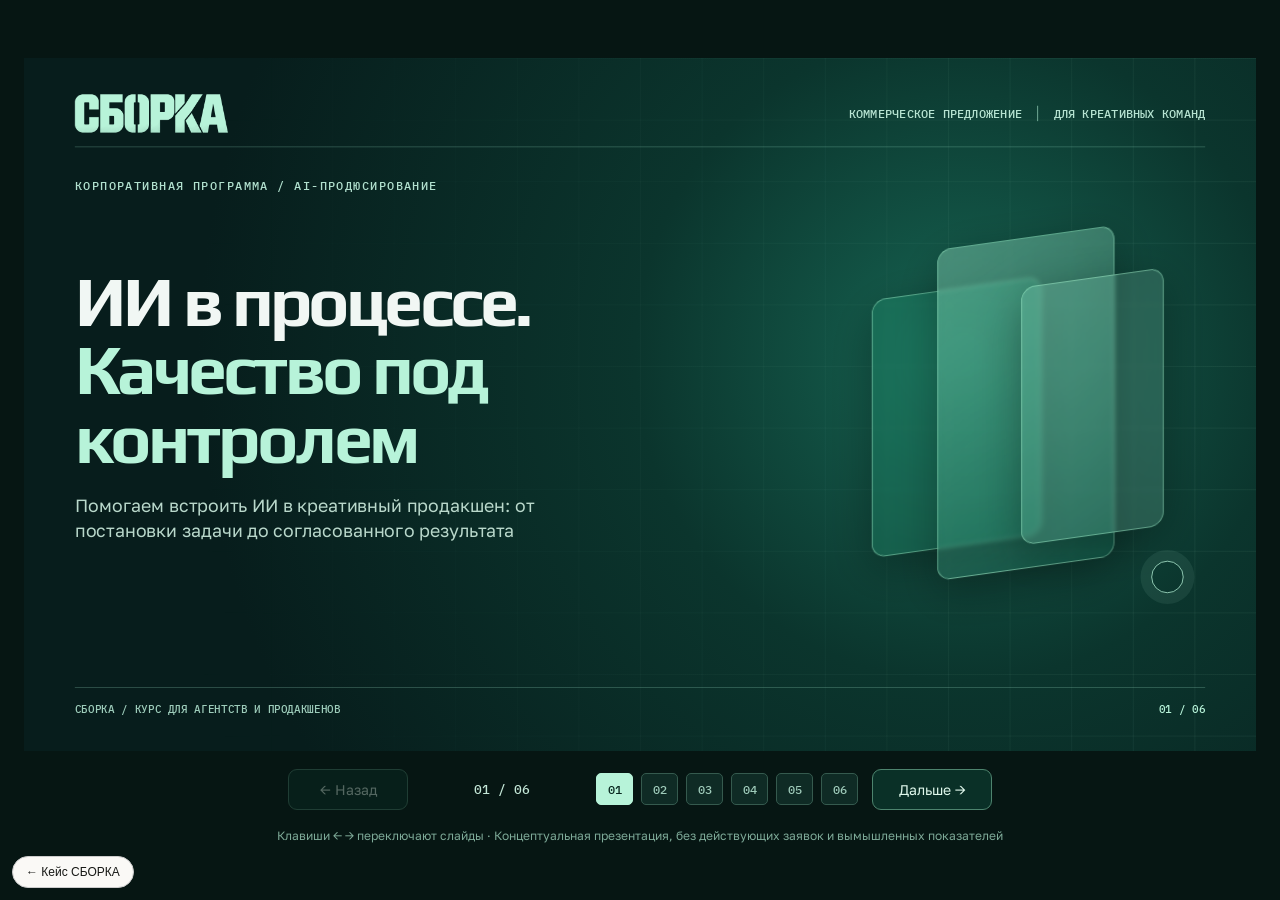
<file: presentation--index.html>
<!doctype html>
<html lang="ru"><head><meta charset="utf-8"><meta name="viewport" content="width=device-width,initial-scale=1"><title>СБОРКА · B2B-презентация · 6 слайдов</title>
<link rel="stylesheet" href="presentation--fonts.css">
<style>
:root{--night:#071D1C;--dark:#092924;--dark2:#0B332C;--mint:#B7F3D9;--off:#F1F7F4;--green:#27C79B;--line:#436F62;--muted:#9BBEB1;--display:'Play','Arial Narrow',sans-serif;--sans:'Golos Text',Arial,sans-serif;--mono:'IBM Plex Mono',monospace}*{box-sizing:border-box}html,body{margin:0;min-height:100%;font-family:var(--sans);color:var(--off)}body{background:#061613}button{font:inherit;cursor:pointer}button:focus-visible{outline:3px solid var(--mint);outline-offset:3px}.viewport{min-height:100vh;display:flex;flex-direction:column;align-items:center;justify-content:center;gap:18px;padding:22px 24px}.stage{position:relative;width:100%;height:auto;display:flex;justify-content:center;align-items:center;overflow:hidden;flex:none}.scaled{width:1600px;height:900px;transform-origin:top left;flex:none;position:absolute;left:0;top:0}.slide{position:relative;width:1600px;height:900px;overflow:hidden;display:none}.slide.active{display:block}.slide.dark{background:var(--night);color:var(--off)}.slide.deep{background:#0A3029;color:var(--off)}.slide.light{background:var(--mint);color:var(--night)}.slide.off{background:var(--off);color:var(--night)}.inner{position:relative;height:100%;padding:47px 66px 46px;z-index:2;display:flex;flex-direction:column}.micro{font:500 16px/1.2 var(--mono);letter-spacing:.065em}.small{font-size:23px;line-height:1.44}.muted{color:#ABC8BA}.dark .muted,.deep .muted{color:#A7C8B9}.light .muted,.off .muted{color:#476D61}.display{font-family:var(--display);font-weight:700;letter-spacing:-.045em}.head{display:flex;justify-content:space-between;align-items:center;border-bottom:1px solid #A4E4CD50;min-height:60px;padding-bottom:18px;gap:24px;flex:none}.light .head,.off .head{border-color:#50857750}.head-logo{display:block;width:200px;height:50px;object-fit:contain;object-position:left center}.head-meta{display:flex;gap:20px;align-items:center;font:500 15px var(--mono);color:#B6E3D1;letter-spacing:.025em}.light .head-meta,.off .head-meta{color:#3A695C}.head-meta span.sep{width:1px;height:20px;background:#8CC6B0}.foot{margin-top:auto;display:flex;justify-content:space-between;align-items:center;padding-top:18px;border-top:1px solid #A4E4CD50;color:#9DCCBA;font:500 14px var(--mono);letter-spacing:.045em;flex:none}.light .foot,.off .foot{border-color:#4B857450;color:#416E5D}.page-indicator{color:var(--mint)}.light .page-indicator,.off .page-indicator{color:#0C7860}.kicker{font:500 16px var(--mono);letter-spacing:.075em;color:var(--mint);text-transform:uppercase}.light .kicker,.off .kicker{color:#196C5C}.hairline{height:1px;background:#47827372}.dark .hairline{background:#4A7E6F65}.chip{font:500 14px var(--mono);letter-spacing:.035em;border:1px solid #639B86;border-radius:6px;padding:10px 13px;color:#CEF0DF;display:inline-flex;align-items:center;gap:9px}.light .chip,.off .chip{color:#144B3F;border-color:#7DAE9C}.dot{width:7px;height:7px;border-radius:50%;background:var(--green);display:inline-block}
/* slide 1 */.cover{background:radial-gradient(circle at 76% 43%,#166452 0%,#0B352D 32%,#071D1C 75%)!important}.cover .title{font:700 91px/.98 var(--display);letter-spacing:-.055em;margin:95px 0 25px;max-width:940px}.cover .title span{color:var(--mint)}.cover .decktype{margin-top:40px;color:#B1E0CE;font:500 16px var(--mono);letter-spacing:.06em}.cover .sub{color:#B9D8CB;font-size:23px;line-height:1.45;max-width:730px}.cover .copy{position:relative;z-index:3}.cover-art{position:absolute;right:85px;top:195px;width:430px;height:545px;z-index:1}.cover-art .sheet{position:absolute;border:1px solid #ABF9D19C;border-radius:18px;backdrop-filter:blur(3px);box-shadow:0 16px 60px #0005;transform:skewY(-8deg)}.cover-art .sheet.one{left:16px;top:104px;width:220px;height:335px;background:#2CB88A38}.cover-art .sheet.two{left:101px;top:38px;width:230px;height:430px;background:linear-gradient(150deg,#A9F3D35A,#1680644F)}.cover-art .sheet.three{left:210px;top:90px;width:185px;height:335px;background:#B7F3D926}.cover-art .roundel{position:absolute;right:9px;bottom:45px;width:42px;height:42px;border:1px solid #B7F3D9;border-radius:50%;box-shadow:0 0 0 14px #B7F3D915}.cover .gridwash{position:absolute;inset:0;background-image:linear-gradient(90deg,#B7F3D910 1px,transparent 1px),linear-gradient(#B7F3D910 1px,transparent 1px);background-size:80px 80px;mask-image:linear-gradient(90deg,transparent 12%,black 100%);z-index:0}
/* slide 2 */.s2 h2{font-size:68px;line-height:1.02;margin:63px 0 18px;max-width:1190px}.s2 h2 span{color:var(--mint)}.s2 .lead{color:#AFCABD;font-size:22px;margin-bottom:36px}.challengegrid{display:grid;grid-template-columns:repeat(3,1fr);gap:18px;margin-top:0}.challenge{min-height:272px;border:1px solid #447566;border-radius:12px;background:#0D312B;padding:28px;display:flex;flex-direction:column}.challenge strong{font:700 31px/1.1 var(--display);letter-spacing:-.025em;max-width:330px;margin-top:auto}.challenge p{font-size:21px;line-height:1.34;margin:16px 0 0;color:#AACABD}.challenge .number{font:500 17px var(--mono);color:var(--mint)}.challenge .icon{width:42px;height:42px;margin-left:auto;border:1px solid #518878;border-radius:10px;display:grid;place-items:center;font-size:24px;color:var(--mint)}.s2 .takeaway{margin-top:20px;padding:21px 26px;background:#B7F3D9;color:#0A3129;border-radius:11px;display:flex;align-items:center;justify-content:space-between;gap:35px}.s2 .takeaway b{font:700 24px var(--display)}.s2 .takeaway span{font:500 16px var(--mono)}
/*slide3*/.s3 h2{font-size:68px;line-height:1.05;max-width:1350px;margin:45px 0 18px}.s3 h2 span{color:#148666}.s3 .intro{font-size:22px;color:#38695A;max-width:800px;line-height:1.43}.pipeline{display:grid;grid-template-columns:repeat(5,minmax(0,1fr));gap:12px;position:relative;margin:39px 0 23px}.pipeline .pnode{min-height:238px;padding:21px;border:1px solid #7AB19D;border-radius:13px;background:#ECFFF6;position:relative;display:flex;flex-direction:column;z-index:1}.pipeline .pnode.focus{background:#0E4439;border-color:#0E4439;color:#D5FDE8}.pipeline .pnode .num{font:500 18px var(--mono);color:#227763}.pipeline .pnode.focus .num{color:#9BE8C7}.pipeline .pnode b{font:700 31px var(--display);margin-top:auto;letter-spacing:-.02em}.pipeline .pnode p{font:400 18px/1.3 var(--sans);color:#476D5C;margin:10px 0 0}.pipeline .pnode.focus p{color:#B0DFCB}.pipeline .pnode:not(:last-child):after{content:'→';position:absolute;right:-18px;top:41%;color:#1C7A62;background:#B7F3D9;padding:3px 2px;font:700 25px var(--mono);z-index:4}.s3 .note{display:flex;align-items:center;justify-content:space-between;gap:25px;border-top:1px solid #7CB6A4;padding-top:18px;color:#174C40}.s3 .note strong{font:700 27px var(--display)}.s3 .note span{font:500 17px var(--mono);color:#356E5C}
/*slide4*/.s4 h2{font-size:65px;line-height:1.04;margin:49px 0 20px}.s4 h2 span{color:var(--mint)}.s4 .decklead{font-size:21px;color:#A7CFC0;max-width:770px;line-height:1.42}.s4 .content-grid{display:grid;grid-template-columns:0.83fr 1.17fr;gap:36px;margin-top:27px;flex:1;min-height:0}.phases{display:flex;flex-direction:column;gap:14px}.phase{border:1px solid #4B7A6C;padding:23px 24px;min-height:120px;border-radius:10px;background:#103A32;display:grid;grid-template-columns:48px 1fr;gap:13px;align-items:start}.phase .idx{font:500 17px var(--mono);color:var(--mint)}.phase strong{font:700 26px/1.08 var(--display)}.phase small{display:block;color:#ADD3C3;font-size:18px;line-height:1.28;margin-top:8px}.platform{background:#B7F3D9;border:1px solid #B7F3D9;border-radius:15px;padding:20px;display:flex;flex-direction:column;color:#0D342B;min-height:0}.platform-top{display:flex;justify-content:space-between;border-bottom:1px solid #7DAE9C;padding-bottom:12px;align-items:center;font:600 14px var(--mono)}.platform-inside{display:grid;grid-template-columns:160px 1fr;gap:17px;flex:1;margin-top:15px;min-height:0}.navmock{background:#0E4539;color:#D4F8E7;border-radius:8px;padding:17px 12px;display:flex;flex-direction:column;gap:18px;font:500 15px var(--mono)}.navmock div:first-child{color:#0E4539;background:#B7F3D9;border-radius:5px;padding:9px}.mock-main{display:flex;flex-direction:column;gap:12px}.mock-title{font:700 28px var(--display)}.mockvideo{flex:1;border-radius:9px;min-height:130px;background:linear-gradient(137deg,#17483D,#0B2E27);position:relative;display:flex;align-items:center;justify-content:center;overflow:hidden}.mockvideo:before{content:'';position:absolute;left:9%;right:9%;height:1px;background:#A8D9C64B;top:27%}.mockvideo .play{width:65px;height:65px;background:var(--mint);border-radius:50%;display:grid;place-items:center;color:#0C3127;font-size:28px;z-index:2}.mockvideo .rings{position:absolute;width:280px;height:280px;border:1px solid #5CE2AE40;border-radius:50%;right:-70px;bottom:-130px;box-shadow:0 0 0 60px #5CE2AE12,0 0 0 120px #5CE2AE09}.mock-bottom{display:flex;gap:12px}.mock-bottom span{flex:1;padding:10px 14px;border:1px solid #78B49D;border-radius:8px;background:#E6FFF2;font-size:15px;font-weight:600}.mock-bottom span:last-child{background:#0E4539;color:#D6FDEA;border-color:#0E4539}
/* slide5 */.s5 h2{font-size:66px;line-height:1.04;margin:42px 0 18px}.s5 h2 span{color:#148567}.s5 .subtitle{font-size:23px;line-height:1.35;color:#467362;margin-bottom:24px}.outcomes{display:grid;grid-template-columns:repeat(4,1fr);gap:17px}.artifact{border:1px solid #9BC8B8;border-radius:12px;background:#FFFFFFB8;padding:22px;min-height:306px;display:flex;flex-direction:column}.artifact .num{font:500 16px var(--mono);color:#298266}.artifact h3{font:700 27px/1.09 var(--display);letter-spacing:-.02em;margin:14px 0 19px;min-height:62px}.artifact .inner-art{height:122px;border-radius:7px;background:#D2F6E5;border:1px solid #B0DDCA;padding:12px;margin-bottom:14px;display:flex;flex-direction:column;gap:8px}.artifact .previewline{height:7px;border-radius:8px;background:#418A75;opacity:.38;width:85%}.artifact .previewline.short{width:48%}.artifact .previewline.mint{background:#159A72;opacity:.78}.artifact .tokens{display:flex;gap:5px}.artifact .tokens span{border-radius:3px;background:#77C8A9;height:28px;flex:1}.artifact .tokens span:nth-child(2){background:#0E473A}.artifact .checkline{font-size:16px;line-height:1.15;color:#124236}.artifact .flowpoints{display:flex;gap:6px;align-items:center;margin:auto 0}.artifact .flowpoints i{background:#17866A;width:30px;height:30px;border-radius:7px;display:grid;place-items:center;color:white;font:600 14px var(--mono);font-style:normal}.artifact .flowpoints b{font-size:15px;color:#1A6654}.artifact p{font-size:18px;line-height:1.35;color:#416A5B;margin:0}.s5 .banner{margin-top:17px;border-radius:11px;background:#0E4437;padding:19px 30px;display:flex;justify-content:space-between;align-items:center;color:#D7FFEB;gap:20px}.s5 .banner b{font:700 25px var(--display)}.s5 .banner span{font:500 15px var(--mono);color:#9FD4BB}
/*slide6*/.s6 h2{font-size:88px;line-height:.98;margin:105px 0 29px;max-width:1170px}.s6 h2 span{color:#117B5D}.s6 .sub{font-size:26px;max-width:900px;line-height:1.39;color:#346A57}.s6 .cta{display:inline-flex;align-items:center;gap:55px;background:#0B332B;color:#D8FAEA;border-radius:8px;margin-top:50px;padding:21px 27px;font-weight:700;font-size:24px}.s6 .cta .arrow{font-size:30px}.s6 .bottom-steps{display:grid;grid-template-columns:repeat(3,1fr);gap:18px;margin-top:59px}.s6 .nextstep{border-top:1px solid #5D9C84;padding-top:18px;color:#205E4B}.s6 .nextstep .n{font:500 15px var(--mono)}.s6 .nextstep b{font:700 25px var(--display);display:block;margin-top:8px}.s6 .corner-art{position:absolute;right:-68px;top:180px;width:410px;height:420px;border:1px solid #1C9A79;border-radius:32px;transform:rotate(-25deg);opacity:.35;box-shadow:0 0 0 70px #188D6C20,0 0 0 140px #188D6C10;z-index:0}
/* viewer controls */.viewer-nav{width:min(100%,1100px);display:flex;align-items:center;justify-content:center;gap:14px;color:#C3E7D7}.navbtn{border:1px solid #4D846E;border-radius:9px;background:#0A3027;color:#DFF7EB;padding:11px 16px;font-size:14px;min-width:120px}.navbtn:hover{background:#165442}.navbtn:disabled{opacity:.36;cursor:default}.status{min-width:160px;text-align:center;font:500 13px var(--mono)}.thumbnav{display:flex;gap:8px;align-items:center;justify-content:center;flex-wrap:wrap}.thumbnav button{width:37px;height:32px;background:#0F2B25;border:1px solid #355A4E;color:#9FCBBA;border-radius:5px;font:500 12px var(--mono)}.thumbnav button.active{background:var(--mint);color:#08271F;border-color:var(--mint)}.viewer-note{color:#7EAA98;font-size:12px;text-align:center}.slide-export .viewport{padding:0;display:block;width:1600px;height:900px;min-height:900px}.slide-export .stage{width:1600px!important;height:900px!important;display:block}.slide-export .scaled{transform:none!important;position:static!important;left:auto;top:auto}.slide-export .viewer-nav,.slide-export .viewer-note{display:none}
@media(max-width:750px){.viewport{padding:12px;gap:12px}.viewer-nav{gap:8px;flex-wrap:wrap}.navbtn{min-width:90px;padding:9px;font-size:12px}.status{min-width:75px;font-size:11px}.viewer-note{font-size:10px}}
</style></head><body>
<div class="viewport"><main class="stage"><div class="scaled" id="scaled">
<section class="slide dark cover active" aria-label="Слайд 1 — Обложка"><div class="gridwash"></div><div class="cover-art" aria-hidden="true"><div class="sheet one"></div><div class="sheet two"></div><div class="sheet three"></div><div class="roundel"></div></div><div class="inner"><header class="head"><img class="head-logo" src="[data-uri]" alt="СБОРКА"><div class="head-meta"><span>КОММЕРЧЕСКОЕ ПРЕДЛОЖЕНИЕ</span><span class="sep"></span><span>ДЛЯ КРЕАТИВНЫХ КОМАНД</span></div></header><div class="copy"><div class="decktype">КОРПОРАТИВНАЯ ПРОГРАММА / AI-ПРОДЮСИРОВАНИЕ</div><h1 class="title">ИИ в процессе.<br><span>Качество под<br>контролем</span></h1><p class="sub">Помогаем встроить ИИ в креативный продакшен: от постановки задачи до согласованного результата</p></div><footer class="foot"><span>СБОРКА / КУРС ДЛЯ АГЕНТСТВ И ПРОДАКШЕНОВ</span><span class="page-indicator">01 / 06</span></footer></div></section>
<section class="slide dark s2" aria-label="Слайд 2 — Проблема"><div class="inner"><header class="head"><img class="head-logo" src="[data-uri]" alt="СБОРКА"><div class="head-meta"><span>02 / ЗАДАЧА</span><span class="sep"></span><span>ПОЧЕМУ НУЖНА СИСТЕМА</span></div></header><h2 class="display">ИИ уже используют.<br><span>Но кто управляет результатом?</span></h2><p class="lead">Типичные сложности, когда инструменты появляются быстрее, чем общие правила работы</p><div class="challengegrid"><article class="challenge"><div class="number">01 / ИНСТРУМЕНТЫ</div><div class="icon">▦</div><strong>Каждый работает по-своему</strong><p>Разные подходы, нет единых стандартов и критериев</p></article><article class="challenge"><div class="number">02 / ОТБОР</div><div class="icon">◎</div><strong>Сложно выбирать варианты</strong><p>У команды нет общего языка для оценки результата</p></article><article class="challenge"><div class="number">03 / ОТВЕТСТВЕННОСТЬ</div><div class="icon">↗</div><strong>Согласования тормозят процесс</strong><p>Не всегда понятно, кто принимает финальное решение</p></article></div><div class="takeaway"><b>Задача — управлять качеством, а не количеством генераций</b><span>ПРОБЛЕМА → МЕТОД</span></div><footer class="foot"><span>СБОРКА / КОРПОРАТИВНАЯ ПРОГРАММА</span><span class="page-indicator">02 / 06</span></footer></div></section>
<section class="slide light s3" aria-label="Слайд 3 — Решение"><div class="inner"><header class="head"><div class="micro">СБОРКА / СИСТЕМА РАБОТЫ</div><div class="head-meta"><span>03 / РЕШЕНИЕ</span><span class="sep"></span><span>ОТ БРИФА К РЕЗУЛЬТАТУ</span></div></header><h2 class="display">Не набор сервисов.<br><span>Единый рабочий процесс</span></h2><p class="intro">Встраиваем ИИ в привычный цикл агентства и определяем, где нужны решения человека</p><div class="pipeline"><div class="pnode"><div class="num">01 / ЗАДАЧА</div><b>Бриф</b><p>Цель, ограничения и критерии</p></div><div class="pnode"><div class="num">02 / ПОИСК</div><b>Варианты</b><p>Генерация направлений</p></div><div class="pnode"><div class="num">03 / РЕШЕНИЕ</div><b>Отбор</b><p>Сравнение и выбор</p></div><div class="pnode focus"><div class="num">04 / ПРОВЕРКА</div><b>Контроль</b><p>Стандарты качества</p></div><div class="pnode"><div class="num">05 / ВЫХОД</div><b>Результат</b><p>Согласованный материал</p></div></div><div class="note"><strong>ИИ генерирует возможности. Команда управляет качеством</strong><span>БРИФ → ВАРИАНТЫ → ОТБОР → КОНТРОЛЬ → РЕЗУЛЬТАТ</span></div><footer class="foot"><span>СБОРКА / КРЕАТИВНЫЙ ПРОЦЕСС</span><span class="page-indicator">03 / 06</span></footer></div></section>
<section class="slide deep s4" aria-label="Слайд 4 — Формат обучения"><div class="inner"><header class="head"><img class="head-logo" src="[data-uri]" alt="СБОРКА"><div class="head-meta"><span>04 / ФОРМАТ</span><span class="sep"></span><span>ОБУЧЕНИЕ В КОНТЕКСТЕ РАБОТЫ</span></div></header><h2 class="display">Учимся <span>на задачах команды</span></h2><p class="decklead">Не отделяем инструменты от креативного процесса: практика связана с рабочими брифами и критериями качества</p><div class="content-grid"><div class="phases"><div class="phase"><span class="idx">01</span><div><strong>Разбираем текущий процесс</strong><small>Задачи, ограничения, роли и точки контроля</small></div></div><div class="phase"><span class="idx">02</span><div><strong>Работаем на кейсе</strong><small>Генерируем, сравниваем и дорабатываем варианты</small></div></div><div class="phase"><span class="idx">03</span><div><strong>Собираем пилотный сценарий</strong><small>Переносим метод в реальные задачи команды</small></div></div></div><div class="platform"><div class="platform-top"><span>СБОРКА / УЧЕБНАЯ ПЛАТФОРМА</span><span>ПРИМЕР ИНТЕРФЕЙСА ↗</span></div><div class="platform-inside"><div class="navmock"><div>▦ &nbsp; Модули</div><div>◷ &nbsp; Уроки</div><div>□ &nbsp; Задания</div><div>◇ &nbsp; Материалы</div></div><div class="mock-main"><div class="mock-title">Отбор и контроль</div><div class="mockvideo"><div class="rings"></div><div class="play">▶</div></div><div class="mock-bottom"><span>Урок: критерии оценки</span><span>Перейти к заданию ↗</span></div></div></div></div></div><footer class="foot"><span>ФОРМАТ УТОЧНЯЕТСЯ ПОД ЗАДАЧИ КОМАНДЫ</span><span class="page-indicator">04 / 06</span></footer></div></section>
<section class="slide off s5" aria-label="Слайд 5 — Практические результаты"><div class="inner"><header class="head"><div class="micro">СБОРКА / ПРАКТИЧЕСКИЙ РЕЗУЛЬТАТ</div><div class="head-meta"><span>05 / АРТЕФАКТЫ</span><span class="sep"></span><span>ТО, ЧТО ОСТАНЕТСЯ В РАБОТЕ</span></div></header><h2 class="display">После обучения остаются<br><span>не только знания</span></h2><p class="subtitle">Рабочий набор, который команда сможет адаптировать под свои процессы</p><div class="outcomes"><article class="artifact"><span class="num">01 / ШАБЛОН</span><h3>Система<br>промптов</h3><div class="inner-art"><div class="previewline"></div><div class="previewline short"></div><div class="tokens"><span></span><span></span><span></span></div><div class="previewline mint"></div></div><p>Единая структура запросов для повторяющихся задач</p></article><article class="artifact"><span class="num">02 / МАРШРУТ</span><h3>Шаблон<br>workflow</h3><div class="inner-art"><div class="flowpoints"><i>1</i><b>→</b><i>2</i><b>→</b><i>3</i><b>→</b><i>4</i></div><div class="previewline"></div><div class="previewline short"></div></div><p>Последовательность работы от идеи до финала</p></article><article class="artifact"><span class="num">03 / ПРОВЕРКА</span><h3>Чек-лист<br>качества</h3><div class="inner-art"><div class="checkline">☑ Соответствие задаче</div><div class="checkline">☑ Визуальный стандарт</div><div class="checkline">☑ Ошибки и правки</div><div class="checkline">□ Финальное согласование</div></div><p>Критерии для оценки и согласования генераций</p></article><article class="artifact"><span class="num">04 / ПРАКТИКА</span><h3>Пилотный кейс<br>команды</h3><div class="inner-art"><div class="tokens"><span></span><span></span><span></span></div><div class="previewline mint"></div><div class="previewline"></div><div class="previewline short"></div></div><p>Пример применения метода на собственной задаче</p></article></div><div class="banner"><b>Каждый артефакт — часть единой системы</b><span>МЕТОД → МАТЕРИАЛЫ → ПРИМЕНЕНИЕ</span></div><footer class="foot"><span>СБОРКА / РЕЗУЛЬТАТ ДЛЯ КОМАНДЫ</span><span class="page-indicator">05 / 06</span></footer></div></section>
<section class="slide light s6" aria-label="Слайд 6 — Следующий шаг"><div class="corner-art" aria-hidden="true"></div><div class="inner"><header class="head"><div class="micro">СБОРКА / КОРПОРАТИВНОЕ ОБУЧЕНИЕ</div><div class="head-meta"><span>06 / СЛЕДУЮЩИЙ ШАГ</span><span class="sep"></span><span>ДЛЯ АГЕНТСТВ И КОМАНД</span></div></header><h2 class="display">Давайте соберём<br><span>ваш AI-процесс</span></h2><p class="sub">Обсудим задачи команды, текущие процессы и подходящий формат корпоративного обучения</p><div><span class="cta">Обсудить корпоративную программу <span class="arrow">↗</span></span></div><div class="bottom-steps"><div class="nextstep"><span class="n">01 / ЗАПРОС</span><b>Обсудим задачи</b></div><div class="nextstep"><span class="n">02 / ПОДХОД</span><b>Определим формат</b></div><div class="nextstep"><span class="n">03 / СТАРТ</span><b>Согласуем пилот</b></div></div><footer class="foot"><span>WOLFART DESIGN TEAM / КОНЦЕПТУАЛЬНЫЙ ПРОЕКТ</span><span class="page-indicator">06 / 06</span></footer></div></section>
</div></main><div class="viewer-nav"><button type="button" class="navbtn" id="prev">← Назад</button><span class="status" id="status">01 / 06</span><div class="thumbnav" id="dots" aria-label="Навигация по слайдам"></div><button type="button" class="navbtn" id="next">Дальше →</button></div><div class="viewer-note">Клавиши ← → переключают слайды · Концептуальная презентация, без действующих заявок и вымышленных показателей</div></div>
<script>
(()=>{const slides=[...document.querySelectorAll('.slide')];const stage=document.querySelector('.stage'),scaled=document.getElementById('scaled'),dots=document.getElementById('dots');let idx=Math.max(0,Math.min(5,Number(new URLSearchParams(location.search).get('slide'))||0));const exporting=new URLSearchParams(location.search).has('export');if(exporting)document.body.classList.add('slide-export');slides.forEach((s,i)=>{let b=document.createElement('button');b.textContent=String(i+1).padStart(2,'0');b.setAttribute('aria-label','Слайд '+(i+1));b.addEventListener('click',()=>go(i));dots.appendChild(b)});function resize(){if(exporting)return;const sw=Math.max(250,window.innerWidth-48),sh=Math.max(200,window.innerHeight-170);const k=Math.min(sw/1600,sh/900,1);stage.style.width=(1600*k)+'px';stage.style.height=(900*k)+'px';scaled.style.transform=`scale(${k})`;scaled.style.left='0';scaled.style.top='0'}function go(n){idx=Math.max(0,Math.min(slides.length-1,n));slides.forEach((s,i)=>s.classList.toggle('active',i===idx));[...dots.children].forEach((b,i)=>{b.classList.toggle('active',i===idx);b.setAttribute('aria-current',i===idx?'true':'false')});document.getElementById('status').textContent=String(idx+1).padStart(2,'0')+' / 06';document.getElementById('prev').disabled=idx===0;document.getElementById('next').disabled=idx===5;}document.getElementById('prev').addEventListener('click',()=>go(idx-1));document.getElementById('next').addEventListener('click',()=>go(idx+1));document.addEventListener('keydown',e=>{if(['ArrowLeft','ArrowRight'].includes(e.key)){go(idx+(e.key==='ArrowRight'?1:-1));e.preventDefault()}});window.addEventListener('resize',resize);go(idx);resize()})();
</script><a href="index.html#demo" style="position:fixed;bottom:12px;left:12px;z-index:1000;background:#faf9f6;color:#171815;padding:8px 13px;border:1px solid #ccc;border-radius:30px;font:12px Arial,sans-serif;text-decoration:none" aria-label="Вернуться в кейс СБОРКА">← Кейс СБОРКА</a></body></html>
</file>
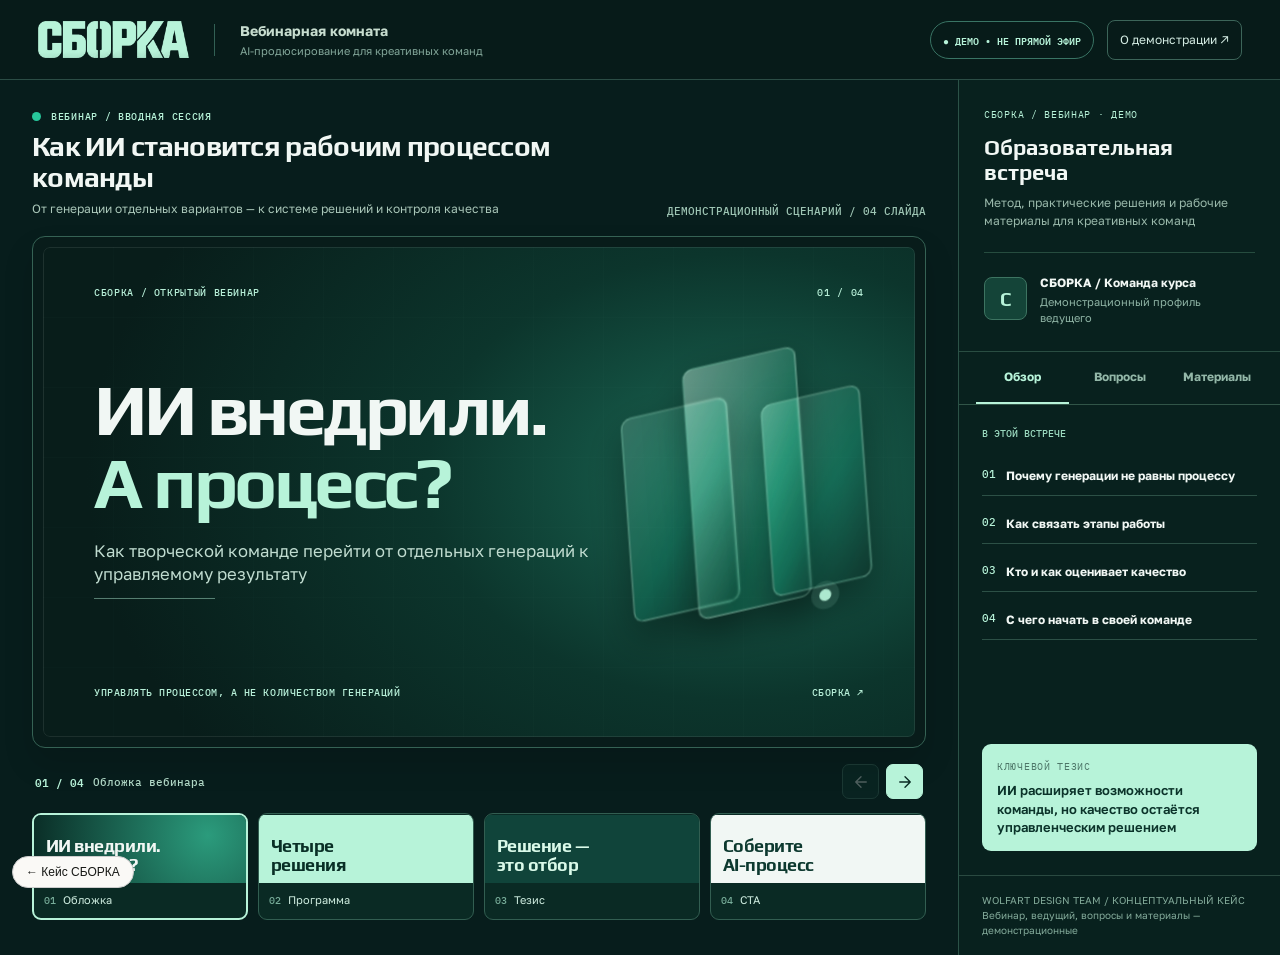
<file: webinar--index.html>
<!doctype html>
<html lang="ru">
<head>
<meta charset="UTF-8"><meta name="viewport" content="width=device-width,initial-scale=1">
<meta name="theme-color" content="#071D1C"><title>СБОРКА — Вебинарная комната · Демо</title>
<link rel="stylesheet" href="webinar--fonts.css">
<style>
:root{--bg:#071D1C;--surface:#0B2B27;--surface2:#103A33;--line:#30574D;--mint:#B7F3D9;--green:#27C79B;--off:#F1F7F4;--text:#ABC9BC;--display:'Play','Arial Narrow',Arial,sans-serif;--sans:'Golos Text',Arial,sans-serif;--mono:'IBM Plex Mono',monospace}*,*:before,*:after{box-sizing:border-box}html{scroll-behavior:smooth}body{margin:0;background:var(--bg);font:14px/1.5 var(--sans);color:var(--off);-webkit-font-smoothing:antialiased}button,textarea{font:inherit}button{cursor:pointer}button,a,textarea{outline-offset:4px}button:focus-visible,a:focus-visible,textarea:focus-visible{outline:2px solid var(--mint)}button{color:inherit}a{color:inherit;text-decoration:none}svg{display:block}h1,h2,h3,p{margin:0}.mono{font-family:var(--mono);letter-spacing:.07em;font-size:10px}.sr-only{position:absolute;clip:rect(0,0,0,0);width:1px;height:1px;overflow:hidden}
.top{height:80px;border-bottom:1px solid #2B4D45;display:flex;align-items:center;justify-content:space-between;padding:0 38px;gap:24px;background:#071B19}.top-left{display:flex;align-items:center;gap:25px;min-width:0}.logo{display:block;width:151px;height:auto}.bar{height:32px;width:1px;background:#326054}.top-caption{font-size:13px;color:#C7DDCF;white-space:nowrap}.top-caption strong{display:block;font-weight:700;font-size:14px}.top-caption small{display:block;color:#83A79A;font-size:11px;margin-top:2px}.top-right{display:flex;align-items:center;gap:13px}.demo-pill{font:600 10px var(--mono);color:#B7F3D9;border:1px solid #397464;border-radius:20px;padding:9px 12px;white-space:nowrap}.backlink{border:1px solid #3C6559;border-radius:8px;padding:10px 12px;font-size:12px;color:#D4ECE3;background:transparent}.backlink:hover{background:#16453A}
.workspace{display:grid;grid-template-columns:minmax(0,1fr) 322px;gap:0;min-height:calc(100vh - 80px)}.main{padding:29px 32px 35px;min-width:0;max-width:1370px;margin-inline:auto;width:100%}.eyebrow{color:var(--mint);display:flex;align-items:center;gap:10px;font-weight:500}.tiny-icon{height:9px;width:9px;display:inline-block;background:var(--green);border-radius:50%}.section-title{display:flex;align-items:flex-end;justify-content:space-between;gap:15px;margin-bottom:18px}.section-title h1{font:700 clamp(22px,2.2vw,31px)/1.1 var(--display);letter-spacing:-.025em;margin-top:7px}.section-title p{margin-top:7px;color:#AAC7B9;font-size:12px}.section-title .right-info{color:#9EC5B4;font:500 11px var(--mono);white-space:nowrap}
.stage-area{background:#081C1A;border:1px solid #356254;border-radius:13px;padding:10px;box-shadow:0 16px 30px #0002}.slide{aspect-ratio:16/9;width:100%;overflow:hidden;position:relative;border-radius:7px;display:none}.slide.active{display:block}.slide:after{content:'';pointer-events:none;position:absolute;inset:0;border:1px solid #FFFFFF15;border-radius:7px}.slide .slide-safe{position:relative;height:100%;padding:clamp(23px,3vw,46px) clamp(25px,4vw,58px);display:flex;flex-direction:column}.s-header{display:flex;justify-content:space-between;align-items:start;gap:12px;font:500 clamp(8px,.82vw,12px) var(--mono);letter-spacing:.06em;position:relative;z-index:3}.slide-footer{margin-top:auto;display:flex;align-items:center;justify-content:space-between;gap:10px;font:500 clamp(8px,.8vw,11px) var(--mono);letter-spacing:.05em;position:relative;z-index:3}.micro-line{width:23%;height:1px;background:currentColor;opacity:.45;margin:12px 0 0}
.s0{background:radial-gradient(ellipse 75% 95% at 80% 47%,#1A6955 0%,#0C352C 48%,#081D1A 100%)}.s0 .s-header,.s0 .slide-footer{color:#B7EFD8}.s0-copy{position:relative;z-index:2;margin-top:auto;margin-bottom:auto;max-width:68%;padding-top:4%}.s0 h2{font:700 clamp(33px,5.7vw,90px)/.99 var(--display);letter-spacing:-.048em}.s0 h2 em{font-style:normal;color:var(--mint)}.s0-copy>p{font:400 clamp(12px,1.3vw,19px)/1.4 var(--sans);max-width:520px;color:#C0DCD0;margin-top:22px}.arch{position:absolute;right:6%;top:20%;height:60%;width:27%;transform:skewY(-9deg) rotate(-4deg);opacity:.94}.arch-i{position:absolute;border-radius:10px;border:1px solid #B7F3D995;background:linear-gradient(125deg,#C5FCE933,#12B48939 55%,#0C2C24AA);backdrop-filter:blur(1px);box-shadow:0 16px 40px #0006}.arch-i.a{left:0;top:16%;width:45%;height:70%}.arch-i.b{left:27%;top:4%;width:48%;height:86%;background:linear-gradient(115deg,#E1FFF06B,#19B18345 65%,#123F35AA)}.arch-i.c{left:59%;top:22%;width:42%;height:66%}.arch-node{position:absolute;width:12px;height:12px;border-radius:50%;background:var(--mint);left:78%;bottom:7%;box-shadow:0 0 0 8px #B7F3D91F}.s0 .grid-back{position:absolute;inset:0;opacity:.27;background-image:linear-gradient(90deg,#A3EAD40F 1px,transparent 1px),linear-gradient(#A3EAD40F 1px,transparent 1px);background-size:70px 70px}
.s1{background:var(--mint);color:#092B25}.s1 .s-header,.s1 .slide-footer{color:#42695B}.s1 h2{font:700 clamp(26px,4.5vw,66px)/1.04 var(--display);letter-spacing:-.046em;max-width:82%;margin:7% 0 0}.s1 h2 span{color:#148965}.s1 .agenda{display:grid;grid-template-columns:repeat(4,minmax(0,1fr));gap:12px;margin:4% 0 6%;flex:1;max-height:40%}.agenda-card{border:1px solid #679B88;background:#EAF9EF9E;border-radius:9px;padding:clamp(11px,1.5vw,23px);display:flex;flex-direction:column;min-width:0}.agenda-card strong{font:700 clamp(16px,2.2vw,31px) var(--display)}.agenda-card b{display:block;font:700 clamp(12px,1.32vw,21px)/1.16 var(--display);margin-top:auto}.agenda-card small{font-size:clamp(9px,.82vw,12px);line-height:1.35;color:#42685C;display:block;margin-top:9px}.agenda-card:nth-child(3){background:#0A332B;color:var(--mint);border-color:#0A332B}.agenda-card:nth-child(3) small{color:#A4D7C4}
.s2{background:linear-gradient(125deg,#092721 0%,#0E3A32 70%,#0B2521 100%)}.s2 .s-header,.s2 .slide-footer{color:#AADACA}.s2 h2{font:700 clamp(29px,4.2vw,65px)/1.05 var(--display);letter-spacing:-.045em;max-width:90%;margin:7% 0 3%}.s2 h2 span{color:var(--mint)}.s2 .statement{color:#B4D8CA;line-height:1.45;font-size:clamp(10px,1.05vw,16px);max-width:66%}.flowline{display:grid;grid-template-columns:repeat(4,minmax(0,1fr));gap:11px;margin:5% 0 5%;max-height:32%;flex:1}.flowcard{min-width:0;border:1px solid #588074;border-radius:9px;padding:clamp(8px,1.2vw,19px);position:relative;display:flex;flex-direction:column;gap:6px}.flowcard:not(:last-child):after{content:'→';position:absolute;right:-15px;top:40%;font-size:20px;background:#0E3A32;color:var(--mint);z-index:1;padding:0 2px}.flowcard b{font:700 clamp(13px,1.5vw,24px) var(--display)}.flowcard small{font:500 clamp(9px,.77vw,12px) var(--mono);color:#A4CEBF}.flowcard.focus{background:var(--mint);border-color:var(--mint);color:#0C312A}.flowcard.focus small{color:#396B59}
.s3{background:var(--off);color:#082C25}.s3 .s-header,.s3 .slide-footer{color:#426E5E}.s3 .s3-layout{display:grid;grid-template-columns:1.05fr .95fr;gap:4%;flex:1;align-items:center}.s3 h2{font:700 clamp(27px,4.5vw,68px)/1.04 var(--display);letter-spacing:-.055em}.s3 h2 span{color:#13936D}.s3 .blurb{font-size:clamp(11px,1.03vw,16px);line-height:1.4;color:#477365;max-width:430px;margin:18px 0}.slidecta{display:inline-block;background:#082D25;color:#D5FCEB;padding:13px 18px;border-radius:7px;font-weight:700;font-size:clamp(10px,1vw,15px)}.s3-art{border:1px solid #98C9B8;border-radius:13px;background:linear-gradient(150deg,#CFF8E7,#E3F9EE);padding:7%;height:68%;min-height:175px;display:flex;flex-direction:column;gap:9px;box-shadow:14px 14px 0 #C2E7D7}.s3-art .sm-title{font:500 clamp(9px,.8vw,11px) var(--mono);color:#4C7969}.s3-art .step{border:1px solid #AED6C5;border-radius:7px;background:#FCFFFCB7;min-height:0;flex:1;display:flex;align-items:center;justify-content:space-between;padding:10px 15px;font-weight:700;font-size:clamp(10px,1.05vw,15px)}.s3-art .step i{font:500 11px var(--mono);color:#4E806D;font-style:normal}.s3-art .step.last{background:#0E473B;color:#C4F9E1;border-color:#0E473B}.s3-art .step.last i{color:#A8D9C6}
.controls{display:flex;align-items:center;justify-content:space-between;gap:12px;padding:16px 3px 14px}.slide-ident{display:flex;align-items:center;gap:9px;font:500 11px var(--mono);color:#B0D7C5}.slide-ident strong{font-weight:700;color:var(--mint)}.control-buttons{display:flex;gap:7px}.roundbtn{border:1px solid #487568;border-radius:7px;background:#0E332D;width:37px;height:35px;display:grid;place-items:center}.roundbtn:hover{background:#1A5444}.roundbtn:disabled{opacity:.3;cursor:default}.roundbtn svg{width:18px;height:18px}.roundbtn.primary{background:var(--mint);color:#092A23;border-color:var(--mint)}.roundbtn.primary:hover{background:#D9FCEB}.thumbs{display:grid;grid-template-columns:repeat(4,minmax(0,1fr));gap:10px}.thumb{border:1px solid #325E51;border-radius:9px;overflow:hidden;background:#0A2A24;text-align:left;min-width:0;padding:0;transition:.15s}.thumb:hover{border-color:#81C6AA}.thumb.active{border:2px solid var(--mint)}.thumb-visual{height:68px;padding:9px 12px;display:flex;align-items:end;overflow:hidden}.thumb-visual b{font:700 clamp(12px,1.4vw,19px)/1.04 var(--display);letter-spacing:-.03em}.thumb:nth-child(1) .thumb-visual{background:radial-gradient(circle at 82% 30%,#2B9B7C,#092A24);color:var(--off)}.thumb:nth-child(2) .thumb-visual{background:#B7F3D9;color:#092F26}.thumb:nth-child(3) .thumb-visual{background:#10443A;color:#DAFAE9}.thumb:nth-child(4) .thumb-visual{background:#F1F7F4;color:#0D392F}.thumb-label{display:flex;align-items:center;gap:7px;padding:9px 10px;color:#D0EEE1;font-size:11px}.thumb-label .number{font:500 10px var(--mono);color:#78AD9A}
.aside{border-left:1px solid #2B5247;background:#08211E;display:flex;flex-direction:column;min-width:0}.aside-head{padding:27px 25px 24px;border-bottom:1px solid #294D42}.aside-head .mono{color:var(--mint)}.aside-head h2{font:700 22px/1.15 var(--display);margin:13px 0 8px}.aside-head p{font-size:12px;color:#9AB9AB}.host{display:flex;gap:13px;align-items:center;border-top:1px solid #264C3F;margin-top:22px;padding-top:18px}.host-ava{width:43px;height:43px;border:1px solid #3D7461;border-radius:8px;display:grid;place-items:center;background:#144438;color:var(--mint);font:700 19px var(--display)}.host strong{font-size:12px}.host small{font-size:11px;color:#8FB4A5;display:block;margin-top:2px}.tabs{display:flex;padding:0 17px;gap:4px;border-bottom:1px solid #315548}.tabs button{flex:1;border:0;border-bottom:2px solid transparent;background:transparent;color:#93B7A8;padding:16px 4px;font-size:12px;font-weight:700}.tabs button.active{color:var(--mint);border-color:var(--mint)}.tabpane{display:none;padding:22px 23px 24px;flex:1}.tabpane.active{display:flex;flex-direction:column;gap:17px}.aside-kicker{font:500 10px var(--mono);color:#9BD9BF}.aside-block{border:1px solid #31584C;border-radius:9px;padding:14px;background:#0C302A}.aside-block b{font-size:13px;display:block}.aside-block p{font-size:12px;color:#A4C7B9;line-height:1.5;margin-top:7px}.mini-agenda{display:grid;gap:9px}.mini-agenda>div{display:flex;gap:10px;align-items:start;padding:10px 0;border-bottom:1px solid #2C5046}.mini-agenda span{font:500 11px var(--mono);color:var(--mint)}.mini-agenda b{font-size:12px}.speaker-tip{padding:15px;background:var(--mint);color:#0B332A;border-radius:9px;margin-top:auto}.speaker-tip .mono{color:#4D7668}.speaker-tip p{font-size:13px;font-weight:600;line-height:1.4;margin-top:7px}.question-text{resize:vertical;min-height:115px;width:100%;background:#092A25;border:1px solid #3B6A5B;color:var(--off);border-radius:8px;padding:12px;font-size:12px;line-height:1.5}.question-text::placeholder{color:#7FA698}.btn{display:inline-flex;align-items:center;justify-content:center;gap:8px;background:var(--mint);color:#0C3028;border:0;border-radius:7px;padding:12px 15px;font-size:12px;font-weight:700;min-height:42px}.btn:hover{background:#DCFFF0}.btn.secondary{border:1px solid #517E6F;background:transparent;color:#B7F3D9}.btn.secondary:hover{background:#124238}.user-question{border:1px solid #377363;padding:12px;border-radius:8px;color:#D4F7E7;background:#0D392E;font-size:12px;overflow-wrap:anywhere}.helper{font-size:11px;line-height:1.5;color:#91B6A7}.resource{border:1px solid #355D50;background:#0B2B25;border-radius:9px;padding:14px;display:flex;gap:13px;align-items:center;text-align:left;width:100%}.resource:hover{border-color:var(--mint)}.resicon{height:35px;width:35px;flex:none;border-radius:7px;border:1px solid #468570;color:var(--mint);display:grid;place-items:center}.resource b{display:block;font-size:12px}.resource small{font-size:11px;color:#95B9AA;display:block;margin-top:3px}.bottom-note{margin-top:auto;padding:17px 23px;border-top:1px solid #2A4A41;color:#83AA9A;font-size:10px;line-height:1.5}.toast{display:none;position:fixed;bottom:25px;left:50%;transform:translateX(-50%);z-index:200;background:#B7F3D9;color:#0D332A;padding:13px 18px;border-radius:8px;box-shadow:0 10px 30px #0006;font-size:12px;max-width:calc(100vw - 30px)}.toast.show{display:block}.modal{display:none;position:fixed;inset:0;z-index:100;background:#0009;place-items:center;padding:20px}.modal.open{display:grid}.modal-card{width:min(440px,100%);background:#113C32;border:1px solid #699E89;border-radius:13px;padding:25px}.modal-card h2{font:700 24px var(--display);margin:15px 0 8px}.modal-card p{color:#B6D7C8;font-size:13px;line-height:1.6;margin:0 0 19px}.modal-card button{margin-top:5px}
@media(max-width:1100px){.workspace{grid-template-columns:minmax(0,1fr) 282px}.main{padding:24px 19px}.aside-head{padding:22px 18px}.tabpane{padding:18px}.slide .slide-safe{padding:26px 33px}.s0 h2{font-size:clamp(31px,5vw,72px)}.s1 h2{font-size:clamp(26px,4vw,55px)}.s2 h2{font-size:clamp(26px,4vw,55px)}.agenda-card{padding:10px}.agenda-card small{font-size:9px}}
@media(max-width:850px){.top{height:auto;min-height:72px;padding:12px 20px}.top-caption small{display:none}.top-caption strong{font-size:12px}.logo{width:115px}.workspace{grid-template-columns:1fr}.main{padding:22px 20px}.aside{border-left:0;border-top:1px solid #35594F}.aside-head{display:block}.aside-head .host{margin-top:16px;padding-top:14px;border-top:1px solid #264C3F}.tabpane{min-height:250px}.bottom-note{margin:0}.s0 h2{font-size:clamp(42px,6.3vw,77px)}.s1 h2,.s2 h2,.s3 h2{font-size:clamp(32px,5.2vw,62px)}}
@media(max-width:550px){.top{gap:8px;padding:11px 15px;flex-wrap:wrap}.top-left{width:100%}.top-right{width:100%;justify-content:flex-end;padding-bottom:3px}.top-left{gap:12px}.logo{width:99px}.bar{height:25px}.top-caption strong{font-size:10px;max-width:130px;line-height:1.25}.demo-pill{padding:7px 8px;font-size:9px}.backlink{display:none}.main{padding:22px 13px 27px}.section-title h1{font-size:24px}.section-title .right-info{display:none}.stage-area{padding:5px}.slide .slide-safe{padding:13px 14px}.s-header{font-size:6.5px}.slide-footer{font-size:6px}.s0-copy{max-width:80%}.s0 h2{font-size:clamp(22px,6.2vw,43px)}.s0-copy>p{font-size:8px;margin-top:7px}.arch{right:3%;top:27%;height:49%;opacity:.65}.s1 h2,.s2 h2,.s3 h2{font-size:clamp(19px,5vw,31px);margin-top:3%}.s1 .agenda{gap:4px;margin:3% 0 3%;max-height:45%}.agenda-card{padding:6px 5px;border-radius:4px}.agenda-card strong{font-size:12px}.agenda-card b{font-size:8px;line-height:1.05}.agenda-card small{display:none}.s2 .statement{font-size:8px}.flowline{gap:4px}.flowcard{padding:6px 5px;border-radius:5px}.flowcard b{font-size:9px}.flowcard small{font-size:6px}.flowcard:not(:last-child):after{font-size:11px;right:-7px}.s3 .s3-layout{gap:8px}.s3 h2{font-size:clamp(18px,4.8vw,31px)}.s3 .blurb{font-size:8px;margin:8px 0}.slidecta{padding:7px;font-size:8px}.s3-art{min-height:70px;border-radius:6px;gap:3px;padding:6px;box-shadow:4px 4px 0 #C2E7D7}.s3-art .sm-title{font-size:6px}.s3-art .step{font-size:7px;padding:3px 5px;border-radius:3px}.s3-art .step i{font-size:6px}.thumbs{gap:5px}.thumb-visual{height:44px;padding:6px}.thumb-visual b{font-size:10px}.thumb-label{font-size:8px;padding:6px}.thumb-label .number{font-size:8px}.controls{padding:13px 3px}.slide-ident{font-size:10px}}
body.export-slide{background:transparent}.export-slide .top,.export-slide .section-title,.export-slide .aside,.export-slide .controls,.export-slide .thumbs,.export-slide .stage-area{display:none}.export-slide .workspace{display:block;min-height:0}.export-slide .main{margin:0;padding:0;max-width:none}.export-slide .export-mount{display:block!important;width:1920px;height:1080px}.export-slide .export-mount .slide{width:1920px;height:1080px;aspect-ratio:auto;display:block!important;border-radius:0}.export-slide .export-mount .slide .slide-safe{padding:75px 95px}.export-slide .export-mount .s0 h2{font-size:122px}.export-slide .export-mount .s0-copy>p{font-size:28px}.export-slide .export-mount .s1 h2{font-size:90px}.export-slide .export-mount .s2 h2{font-size:96px}.export-slide .export-mount .s3 h2{font-size:100px}.export-slide .export-mount .s-header{font-size:16px}.export-slide .export-mount .slide-footer{font-size:16px}.export-slide .export-mount .agenda-card{padding:26px}.export-slide .export-mount .agenda-card strong{font-size:42px}.export-slide .export-mount .agenda-card b{font-size:30px}.export-slide .export-mount .agenda-card small{font-size:19px}.export-slide .export-mount .flowcard{padding:25px}.export-slide .export-mount .flowcard b{font-size:31px}.export-slide .export-mount .flowcard small{font-size:18px}.export-slide .export-mount .s2 .statement{font-size:25px}.export-slide .export-mount .s3 .blurb{font-size:24px}.export-slide .export-mount .slidecta{font-size:25px;padding:18px 25px}.export-slide .export-mount .s3-art .sm-title{font-size:16px}.export-slide .export-mount .s3-art .step{font-size:23px}.export-slide .export-mount .s3-art .step i{font-size:18px}.export-slide .export-mount .flowcard:not(:last-child):after{right:-21px;font-size:30px}
</style>
</head>
<body>
<svg xmlns="http://www.w3.org/2000/svg" style="position:absolute;width:0;height:0;overflow:hidden"><symbol id="arr" viewBox="0 0 24 24"><path d="M5 12h14m-7-7 7 7-7 7" fill="none" stroke="currentColor" stroke-width="1.8" stroke-linecap="round" stroke-linejoin="round"/></symbol><symbol id="book" viewBox="0 0 24 24"><path d="M4 5h12a3 3 0 0 1 3 3v11H7a3 3 0 0 0-3 2V5zm0 0v16M8 10h7m-7 4h7" fill="none" stroke="currentColor" stroke-width="1.6" stroke-linecap="round" stroke-linejoin="round"/></symbol><symbol id="copy" viewBox="0 0 24 24"><path d="M8 8h11v12H8zm-3 9H4V4h12v1" fill="none" stroke="currentColor" stroke-width="1.7"/></symbol></svg>
<header class="top"><div class="top-left"><img class="logo" src="[data-uri]" alt="СБОРКА"><div class="bar"></div><div class="top-caption"><strong>Вебинарная комната</strong><small>AI-продюсирование для креативных команд</small></div></div><div class="top-right"><span class="demo-pill">● ДЕМО • НЕ ПРЯМОЙ ЭФИР</span><button class="backlink" id="about-btn" type="button">О демонстрации ↗</button></div></header>
<div class="workspace"><main class="main"><div class="section-title"><div><div class="mono eyebrow"><span class="tiny-icon"></span> ВЕБИНАР / ВВОДНАЯ СЕССИЯ</div><h1>Как ИИ становится рабочим процессом команды</h1><p>От генерации отдельных вариантов — к системе решений и контроля качества</p></div><div class="right-info">ДЕМОНСТРАЦИОННЫЙ СЦЕНАРИЙ / 04 СЛАЙДА</div></div>
<div class="stage-area" id="stage">
<section class="slide s0 active" data-slide="0" aria-label="Слайд 1 — Обложка"><div class="grid-back"></div><div class="arch"><div class="arch-i a"></div><div class="arch-i b"></div><div class="arch-i c"></div><div class="arch-node"></div></div><div class="slide-safe"><div class="s-header"><span>СБОРКА / ОТКРЫТЫЙ ВЕБИНАР</span><span>01 / 04</span></div><div class="s0-copy"><h2>ИИ внедрили.<br><em>А процесс?</em></h2><p>Как творческой команде перейти от отдельных генераций к управляемому результату</p><div class="micro-line" style="color:#B7F3D9"></div></div><div class="slide-footer"><span>УПРАВЛЯТЬ ПРОЦЕССОМ, А НЕ КОЛИЧЕСТВОМ ГЕНЕРАЦИЙ</span><span>СБОРКА ↗</span></div></div></section>
<section class="slide s1" data-slide="1" aria-label="Слайд 2 — Программа"><div class="slide-safe"><div class="s-header"><span>02 / ПРОГРАММА ВСТРЕЧИ</span><span>МЕТОД / НЕ СПИСОК ИНСТРУМЕНТОВ</span></div><h2>Четыре решения,<br><span>которые держат процесс</span></h2><div class="agenda"><div class="agenda-card"><strong>01</strong><b>Бриф</b><small>Задача и критерии оценки</small></div><div class="agenda-card"><strong>02</strong><b>Варианты</b><small>Направления и сравнение</small></div><div class="agenda-card"><strong>03</strong><b>Контроль</b><small>Проверка и согласование</small></div><div class="agenda-card"><strong>04</strong><b>Внедрение</b><small>Роли и правила команды</small></div></div><div class="slide-footer"><span>ОТ ЭКСПЕРИМЕНТОВ К ПОНЯТНОЙ СИСТЕМЕ</span><span>СБОРКА / 02</span></div></div></section>
<section class="slide s2" data-slide="2" aria-label="Слайд 3 — Основной тезис"><div class="slide-safe"><div class="s-header"><span>03 / ОСНОВНОЙ ПРИНЦИП</span><span>КАЧЕСТВО — УПРАВЛЯЕМО</span></div><h2>Генерация — не решение.<br><span>Решение — это отбор</span></h2><p class="statement">ИИ помогает создавать варианты. Команда определяет критерии, проверяет результат и принимает финальное решение</p><div class="flowline"><div class="flowcard"><small>01 / ВХОД</small><b>Бриф</b><small>Задача и ограничения</small></div><div class="flowcard"><small>02 / ПОИСК</small><b>Варианты</b><small>Несколько направлений</small></div><div class="flowcard focus"><small>03 / КОНТРОЛЬ</small><b>Проверка</b><small>Критерии и правки</small></div><div class="flowcard"><small>04 / ВЫХОД</small><b>Результат</b><small>Утверждённое решение</small></div></div><div class="slide-footer"><span>ЧЕЛОВЕК ОТВЕЧАЕТ ЗА КАЧЕСТВО</span><span>СБОРКА / 03</span></div></div></section>
<section class="slide s3" data-slide="3" aria-label="Слайд 4 — Завершение и CTA"><div class="slide-safe"><div class="s-header"><span>04 / СЛЕДУЮЩИЙ ШАГ</span><span>КУРС / ДЛЯ КРЕАТИВНЫХ КОМАНД</span></div><div class="s3-layout"><div><h2>Соберите<br><span>свой AI-процесс</span></h2><p class="blurb">От брифа и первых идей до контроля качества и пилотного внедрения в команду</p><div class="slidecta">Обсудить обучение команды ↗</div></div><div class="s3-art"><div class="sm-title">КАК СОБИРАЕТСЯ СИСТЕМА</div><div class="step"><span>Бриф и критерии</span><i>01 / 04</i></div><div class="step"><span>Генерация и отбор</span><i>02 / 04</i></div><div class="step"><span>Контроль качества</span><i>03 / 04</i></div><div class="step last"><span>Процесс команды</span><i>04 / 04 ✓</i></div></div></div><div class="slide-footer"><span>СБОРКА / AI-ПРОДЮСИРОВАНИЕ</span><span>ЗАПРОСИТЬ ПРОГРАММУ ↗</span></div></div></section>
</div>
<div class="controls"><div class="slide-ident"><strong id="slide-number">01 / 04</strong><span id="slide-label">Обложка вебинара</span></div><div class="control-buttons"><button class="roundbtn" id="prev" aria-label="Предыдущий слайд" title="Предыдущий слайд"><svg viewBox="0 0 24 24" style="transform:rotate(180deg)"><use href="#arr"/></svg></button><button class="roundbtn primary" id="next" aria-label="Следующий слайд" title="Следующий слайд"><svg viewBox="0 0 24 24"><use href="#arr"/></svg></button></div></div>
<nav class="thumbs" aria-label="Переключение слайдов"><button type="button" class="thumb active" data-go="0" aria-current="step"><div class="thumb-visual"><b>ИИ внедрили.<br>А процесс?</b></div><div class="thumb-label"><span class="number">01</span> Обложка</div></button><button type="button" class="thumb" data-go="1"><div class="thumb-visual"><b>Четыре<br>решения</b></div><div class="thumb-label"><span class="number">02</span> Программа</div></button><button type="button" class="thumb" data-go="2"><div class="thumb-visual"><b>Решение —<br>это отбор</b></div><div class="thumb-label"><span class="number">03</span> Тезис</div></button><button type="button" class="thumb" data-go="3"><div class="thumb-visual"><b>Соберите<br>AI-процесс</b></div><div class="thumb-label"><span class="number">04</span> CTA</div></button></nav>
<div class="export-mount" style="display:none" id="export-mount"></div></main>
<aside class="aside"><header class="aside-head"><div class="mono">СБОРКА / ВЕБИНАР · ДЕМО</div><h2>Образовательная встреча</h2><p>Метод, практические решения и рабочие материалы для креативных команд</p><div class="host"><div class="host-ava" aria-hidden="true">С</div><div><strong>СБОРКА / Команда курса</strong><small>Демонстрационный профиль ведущего</small></div></div></header><nav class="tabs" aria-label="Разделы вебинара"><button class="active" data-tab="overview" type="button" aria-selected="true">Обзор</button><button data-tab="questions" type="button" aria-selected="false">Вопросы</button><button data-tab="resources" type="button" aria-selected="false">Материалы</button></nav>
<section class="tabpane active" data-panel="overview"><div class="aside-kicker">В ЭТОЙ ВСТРЕЧЕ</div><div class="mini-agenda"><div><span>01</span><b>Почему генерации не равны процессу</b></div><div><span>02</span><b>Как связать этапы работы</b></div><div><span>03</span><b>Кто и как оценивает качество</b></div><div><span>04</span><b>С чего начать в своей команде</b></div></div><div class="speaker-tip"><div class="mono">КЛЮЧЕВОЙ ТЕЗИС</div><p>ИИ расширяет возможности команды, но качество остаётся управленческим решением</p></div></section>
<section class="tabpane" data-panel="questions"><div class="aside-kicker">ВОПРОСЫ / ЛОКАЛЬНОЕ ДЕМО</div><div class="aside-block"><b>Задайте вопрос</b><p>Можно попробовать сценарий отправки. Вопрос останется только на этой странице и не попадёт преподавателю</p></div><label class="sr-only" for="question">Ваш вопрос</label><textarea class="question-text" maxlength="300" id="question" placeholder="Например: кто должен утверждать финальный результат в команде?"></textarea><button type="button" class="btn" id="question-send">Добавить вопрос в демо ↗</button><div id="question-list" aria-live="polite"></div><p class="helper">Это демонстрация состояния интерфейса: без прямого эфира, пользователей и серверной отправки</p></section>
<section class="tabpane" data-panel="resources"><div class="aside-kicker">МАТЕРИАЛЫ ВЕБИНАРА</div><button class="resource" data-copy="Бриф → Варианты → Контроль → Результат" type="button"><span class="resicon"><svg width="21" height="21"><use href="#book"/></svg></span><span><b>Маршрут AI-процесса</b><small>Краткая схема для команды</small></span></button><button class="resource" data-copy="□ Соответствие задаче\n□ Сохранение стиля\n□ Ошибки генерации\n□ Согласование ответственным" type="button"><span class="resicon"><svg width="21" height="21"><use href="#copy"/></svg></span><span><b>Критерии контроля качества</b><small>Фрагмент чек-листа</small></span></button><div class="aside-block"><b>После вебинара</b><p>В программе курса эти материалы превращаются в шаблоны, которые команда может адаптировать под свою работу</p></div><p class="helper">При нажатии копируется демонстрационный фрагмент текста, загрузка файлов не требуется</p></section>
<footer class="bottom-note">WOLFART DESIGN TEAM / КОНЦЕПТУАЛЬНЫЙ КЕЙС<br>Вебинар, ведущий, вопросы и материалы — демонстрационные</footer></aside></div>
<div class="toast" id="toast" role="status" aria-live="polite"></div><div class="modal" id="modal" role="dialog" aria-modal="true" aria-label="Информация о прототипе"><div class="modal-card"><div class="mono" style="color:var(--mint)">СБОРКА / ДЕМО</div><h2>О вебинарной комнате</h2><p>Это интерактивный UX-прототип для портфолио WOLFART Design. Вы можете переключать слайды, просматривать материалы и добавлять вопросы в локальный список. Трансляция, регистрация, преподаватель и серверная отправка не подключены.</p><button class="btn" type="button" id="close-modal">Понятно</button></div></div>
<script>
(()=>{
let index=0;const slides=[...document.querySelectorAll('[data-slide]')],thumbs=[...document.querySelectorAll('[data-go]')],labels=['Обложка вебинара','Программа встречи','Ключевой тезис','Финальный CTA'];const el=id=>document.getElementById(id);function update(){slides.forEach((s,i)=>s.classList.toggle('active',i===index));thumbs.forEach((t,i)=>{t.classList.toggle('active',i===index);if(i===index)t.setAttribute('aria-current','step');else t.removeAttribute('aria-current')});el('slide-number').textContent=String(index+1).padStart(2,'0')+' / 04';el('slide-label').textContent=labels[index];el('prev').disabled=index===0;el('next').disabled=index===3}thumbs.forEach(t=>t.addEventListener('click',()=>{index=Number(t.dataset.go);update()}));el('prev').addEventListener('click',()=>{index=Math.max(0,index-1);update()});el('next').addEventListener('click',()=>{index=Math.min(3,index+1);update()});document.addEventListener('keydown',e=>{if(document.activeElement?.matches('textarea,input')||el('modal').classList.contains('open'))return;if(e.key==='ArrowRight'){index=Math.min(3,index+1);update()}if(e.key==='ArrowLeft'){index=Math.max(0,index-1);update()}});update();
const tabButtons=[...document.querySelectorAll('[data-tab]')];tabButtons.forEach(t=>t.addEventListener('click',()=>{tabButtons.forEach(x=>{const yes=x===t;x.classList.toggle('active',yes);x.setAttribute('aria-selected',String(yes))});document.querySelectorAll('[data-panel]').forEach(p=>p.classList.toggle('active',p.dataset.panel===t.dataset.tab))}));
let timeout;function toast(msg){clearTimeout(timeout);el('toast').textContent=msg;el('toast').classList.add('show');timeout=setTimeout(()=>el('toast').classList.remove('show'),2500)}el('question-send').addEventListener('click',()=>{const v=el('question').value.trim();if(!v){toast('Сначала напишите вопрос');return}let box=document.createElement('div');box.className='user-question';box.textContent='ДЕМО-ВОПРОС / '+v;el('question-list').prepend(box);el('question').value='';toast('Вопрос добавлен только в локальный прототип')});document.querySelectorAll('[data-copy]').forEach(b=>b.addEventListener('click',async()=>{const s=b.dataset.copy.replaceAll('\\n','\n');try{await navigator.clipboard.writeText(s);toast('Фрагмент скопирован')}catch{toast('Копирование недоступно в этом браузере')}}));el('about-btn').addEventListener('click',()=>el('modal').classList.add('open'));el('close-modal').addEventListener('click',()=>el('modal').classList.remove('open'));el('modal').addEventListener('click',e=>{if(e.target===el('modal'))el('modal').classList.remove('open')});document.addEventListener('keydown',e=>{if(e.key==='Escape')el('modal').classList.remove('open')});
const params=new URLSearchParams(location.search);if(params.has('exportSlide')){let n=Math.min(3,Math.max(0,Number(params.get('exportSlide'))||0));document.body.classList.add('export-slide');const node=slides[n].cloneNode(true);node.classList.add('active');el('export-mount').appendChild(node);}
})();
</script>
<a href="index.html#demo" style="position:fixed;bottom:12px;left:12px;z-index:1000;background:#faf9f6;color:#171815;padding:8px 13px;border:1px solid #ccc;border-radius:30px;font:12px Arial,sans-serif;text-decoration:none" aria-label="Вернуться в кейс СБОРКА">← Кейс СБОРКА</a></body></html>
</file>
<file: blue-landing--fonts.css>
@font-face {
  font-family: 'Onest';
  font-style: normal;
  font-weight: 400;
  font-display: swap;
  src: url(fonts--font-11.ttf) format('truetype');
}
@font-face {
  font-family: 'Onest';
  font-style: normal;
  font-weight: 500;
  font-display: swap;
  src: url(fonts--font-12.ttf) format('truetype');
}
@font-face {
  font-family: 'Onest';
  font-style: normal;
  font-weight: 600;
  font-display: swap;
  src: url(fonts--font-13.ttf) format('truetype');
}
@font-face {
  font-family: 'Onest';
  font-style: normal;
  font-weight: 700;
  font-display: swap;
  src: url(fonts--font-14.ttf) format('truetype');
}
@font-face {
  font-family: 'Onest';
  font-style: normal;
  font-weight: 800;
  font-display: swap;
  src: url(fonts--font-15.ttf) format('truetype');
}
@font-face {
  font-family: 'Tektur';
  font-style: normal;
  font-weight: 400;
  font-stretch: normal;
  font-display: swap;
  src: url(fonts--font-16.ttf) format('truetype');
}
@font-face {
  font-family: 'Tektur';
  font-style: normal;
  font-weight: 500;
  font-stretch: normal;
  font-display: swap;
  src: url(fonts--font-17.ttf) format('truetype');
}
@font-face {
  font-family: 'Tektur';
  font-style: normal;
  font-weight: 600;
  font-stretch: normal;
  font-display: swap;
  src: url(fonts--font-18.ttf) format('truetype');
}
@font-face {
  font-family: 'Tektur';
  font-style: normal;
  font-weight: 700;
  font-stretch: normal;
  font-display: swap;
  src: url(fonts--font-19.ttf) format('truetype');
}
@font-face {
  font-family: 'Tektur';
  font-style: normal;
  font-weight: 800;
  font-stretch: normal;
  font-display: swap;
  src: url(fonts--font-20.ttf) format('truetype');
}
@font-face {
  font-family: 'Wix Madefor Display';
  font-style: normal;
  font-weight: 400;
  font-display: swap;
  src: url(fonts--font-21.ttf) format('truetype');
}
@font-face {
  font-family: 'Wix Madefor Display';
  font-style: normal;
  font-weight: 500;
  font-display: swap;
  src: url(fonts--font-22.ttf) format('truetype');
}
@font-face {
  font-family: 'Wix Madefor Display';
  font-style: normal;
  font-weight: 600;
  font-display: swap;
  src: url(fonts--font-23.ttf) format('truetype');
}
@font-face {
  font-family: 'Wix Madefor Display';
  font-style: normal;
  font-weight: 700;
  font-display: swap;
  src: url(fonts--font-24.ttf) format('truetype');
}
@font-face {
  font-family: 'Wix Madefor Display';
  font-style: normal;
  font-weight: 800;
  font-display: swap;
  src: url(fonts--font-25.ttf) format('truetype');
}
</file>
<file: blue-platform--fonts.css>
@font-face {
  font-family: 'Onest';
  font-style: normal;
  font-weight: 400;
  font-display: swap;
  src: url(blue-platform--fonts--font-1.ttf) format('truetype');
}
@font-face {
  font-family: 'Onest';
  font-style: normal;
  font-weight: 500;
  font-display: swap;
  src: url(blue-platform--fonts--font-2.ttf) format('truetype');
}
@font-face {
  font-family: 'Onest';
  font-style: normal;
  font-weight: 600;
  font-display: swap;
  src: url(blue-platform--fonts--font-3.ttf) format('truetype');
}
@font-face {
  font-family: 'Onest';
  font-style: normal;
  font-weight: 700;
  font-display: swap;
  src: url(blue-platform--fonts--font-4.ttf) format('truetype');
}
@font-face {
  font-family: 'Onest';
  font-style: normal;
  font-weight: 800;
  font-display: swap;
  src: url(blue-platform--fonts--font-5.ttf) format('truetype');
}
@font-face {
  font-family: 'Tektur';
  font-style: normal;
  font-weight: 400;
  font-stretch: normal;
  font-display: swap;
  src: url(blue-platform--fonts--font-6.ttf) format('truetype');
}
@font-face {
  font-family: 'Tektur';
  font-style: normal;
  font-weight: 500;
  font-stretch: normal;
  font-display: swap;
  src: url(blue-platform--fonts--font-7.ttf) format('truetype');
}
@font-face {
  font-family: 'Tektur';
  font-style: normal;
  font-weight: 600;
  font-stretch: normal;
  font-display: swap;
  src: url(blue-platform--fonts--font-8.ttf) format('truetype');
}
@font-face {
  font-family: 'Wix Madefor Display';
  font-style: normal;
  font-weight: 400;
  font-display: swap;
  src: url(blue-platform--fonts--font-9.ttf) format('truetype');
}
@font-face {
  font-family: 'Wix Madefor Display';
  font-style: normal;
  font-weight: 500;
  font-display: swap;
  src: url(blue-platform--fonts--font-10.ttf) format('truetype');
}
@font-face {
  font-family: 'Wix Madefor Display';
  font-style: normal;
  font-weight: 600;
  font-display: swap;
  src: url(blue-platform--fonts--font-11.ttf) format('truetype');
}
@font-face {
  font-family: 'Wix Madefor Display';
  font-style: normal;
  font-weight: 700;
  font-display: swap;
  src: url(blue-platform--fonts--font-12.ttf) format('truetype');
}
@font-face {
  font-family: 'Wix Madefor Display';
  font-style: normal;
  font-weight: 800;
  font-display: swap;
  src: url(blue-platform--fonts--font-13.ttf) format('truetype');
}
</file>
<file: green-landing--fonts.css>
@font-face {
  font-family: 'Golos Text';
  font-style: normal;
  font-weight: 400;
  font-display: swap;
  src: url(fonts--font-1.ttf) format('truetype');
}
@font-face {
  font-family: 'Golos Text';
  font-style: normal;
  font-weight: 500;
  font-display: swap;
  src: url(fonts--font-2.ttf) format('truetype');
}
@font-face {
  font-family: 'Golos Text';
  font-style: normal;
  font-weight: 600;
  font-display: swap;
  src: url(fonts--font-3.ttf) format('truetype');
}
@font-face {
  font-family: 'Golos Text';
  font-style: normal;
  font-weight: 700;
  font-display: swap;
  src: url(fonts--font-4.ttf) format('truetype');
}
@font-face {
  font-family: 'Golos Text';
  font-style: normal;
  font-weight: 800;
  font-display: swap;
  src: url(fonts--font-5.ttf) format('truetype');
}
@font-face {
  font-family: 'IBM Plex Mono';
  font-style: normal;
  font-weight: 400;
  font-display: swap;
  src: url(fonts--font-6.ttf) format('truetype');
}
@font-face {
  font-family: 'IBM Plex Mono';
  font-style: normal;
  font-weight: 500;
  font-display: swap;
  src: url(fonts--font-7.ttf) format('truetype');
}
@font-face {
  font-family: 'IBM Plex Mono';
  font-style: normal;
  font-weight: 600;
  font-display: swap;
  src: url(fonts--font-8.ttf) format('truetype');
}
@font-face {
  font-family: 'Play';
  font-style: normal;
  font-weight: 400;
  font-display: swap;
  src: url(fonts--font-9.ttf) format('truetype');
}
@font-face {
  font-family: 'Play';
  font-style: normal;
  font-weight: 700;
  font-display: swap;
  src: url(fonts--font-10.ttf) format('truetype');
}
</file>
<file: green-platform--fonts.css>
@font-face {
  font-family: 'Golos Text';
  font-style: normal;
  font-weight: 400;
  font-display: swap;
  src: url(fonts--font-1.ttf) format('truetype');
}
@font-face {
  font-family: 'Golos Text';
  font-style: normal;
  font-weight: 500;
  font-display: swap;
  src: url(fonts--font-2.ttf) format('truetype');
}
@font-face {
  font-family: 'Golos Text';
  font-style: normal;
  font-weight: 600;
  font-display: swap;
  src: url(fonts--font-3.ttf) format('truetype');
}
@font-face {
  font-family: 'Golos Text';
  font-style: normal;
  font-weight: 700;
  font-display: swap;
  src: url(fonts--font-4.ttf) format('truetype');
}
@font-face {
  font-family: 'Golos Text';
  font-style: normal;
  font-weight: 800;
  font-display: swap;
  src: url(fonts--font-5.ttf) format('truetype');
}
@font-face {
  font-family: 'IBM Plex Mono';
  font-style: normal;
  font-weight: 400;
  font-display: swap;
  src: url(fonts--font-6.ttf) format('truetype');
}
@font-face {
  font-family: 'IBM Plex Mono';
  font-style: normal;
  font-weight: 500;
  font-display: swap;
  src: url(fonts--font-7.ttf) format('truetype');
}
@font-face {
  font-family: 'IBM Plex Mono';
  font-style: normal;
  font-weight: 600;
  font-display: swap;
  src: url(fonts--font-8.ttf) format('truetype');
}
@font-face {
  font-family: 'Play';
  font-style: normal;
  font-weight: 400;
  font-display: swap;
  src: url(fonts--font-9.ttf) format('truetype');
}
@font-face {
  font-family: 'Play';
  font-style: normal;
  font-weight: 700;
  font-display: swap;
  src: url(fonts--font-10.ttf) format('truetype');
}
</file>
<file: presentation--fonts.css>
@font-face {
  font-family: 'Golos Text';
  font-style: normal;
  font-weight: 400;
  font-display: swap;
  src: url(fonts--font-1.ttf) format('truetype');
}
@font-face {
  font-family: 'Golos Text';
  font-style: normal;
  font-weight: 500;
  font-display: swap;
  src: url(fonts--font-2.ttf) format('truetype');
}
@font-face {
  font-family: 'Golos Text';
  font-style: normal;
  font-weight: 600;
  font-display: swap;
  src: url(fonts--font-3.ttf) format('truetype');
}
@font-face {
  font-family: 'Golos Text';
  font-style: normal;
  font-weight: 700;
  font-display: swap;
  src: url(fonts--font-4.ttf) format('truetype');
}
@font-face {
  font-family: 'Golos Text';
  font-style: normal;
  font-weight: 800;
  font-display: swap;
  src: url(fonts--font-5.ttf) format('truetype');
}
@font-face {
  font-family: 'IBM Plex Mono';
  font-style: normal;
  font-weight: 400;
  font-display: swap;
  src: url(fonts--font-6.ttf) format('truetype');
}
@font-face {
  font-family: 'IBM Plex Mono';
  font-style: normal;
  font-weight: 500;
  font-display: swap;
  src: url(fonts--font-7.ttf) format('truetype');
}
@font-face {
  font-family: 'IBM Plex Mono';
  font-style: normal;
  font-weight: 600;
  font-display: swap;
  src: url(fonts--font-8.ttf) format('truetype');
}
@font-face {
  font-family: 'Play';
  font-style: normal;
  font-weight: 400;
  font-display: swap;
  src: url(fonts--font-9.ttf) format('truetype');
}
@font-face {
  font-family: 'Play';
  font-style: normal;
  font-weight: 700;
  font-display: swap;
  src: url(fonts--font-10.ttf) format('truetype');
}
</file>
<file: webinar--fonts.css>
@font-face {
  font-family: 'Golos Text';
  font-style: normal;
  font-weight: 400;
  font-display: swap;
  src: url(fonts--font-1.ttf) format('truetype');
}
@font-face {
  font-family: 'Golos Text';
  font-style: normal;
  font-weight: 500;
  font-display: swap;
  src: url(fonts--font-2.ttf) format('truetype');
}
@font-face {
  font-family: 'Golos Text';
  font-style: normal;
  font-weight: 600;
  font-display: swap;
  src: url(fonts--font-3.ttf) format('truetype');
}
@font-face {
  font-family: 'Golos Text';
  font-style: normal;
  font-weight: 700;
  font-display: swap;
  src: url(fonts--font-4.ttf) format('truetype');
}
@font-face {
  font-family: 'Golos Text';
  font-style: normal;
  font-weight: 800;
  font-display: swap;
  src: url(fonts--font-5.ttf) format('truetype');
}
@font-face {
  font-family: 'IBM Plex Mono';
  font-style: normal;
  font-weight: 400;
  font-display: swap;
  src: url(fonts--font-6.ttf) format('truetype');
}
@font-face {
  font-family: 'IBM Plex Mono';
  font-style: normal;
  font-weight: 500;
  font-display: swap;
  src: url(fonts--font-7.ttf) format('truetype');
}
@font-face {
  font-family: 'IBM Plex Mono';
  font-style: normal;
  font-weight: 600;
  font-display: swap;
  src: url(fonts--font-8.ttf) format('truetype');
}
@font-face {
  font-family: 'Play';
  font-style: normal;
  font-weight: 400;
  font-display: swap;
  src: url(fonts--font-9.ttf) format('truetype');
}
@font-face {
  font-family: 'Play';
  font-style: normal;
  font-weight: 700;
  font-display: swap;
  src: url(fonts--font-10.ttf) format('truetype');
}
</file>
